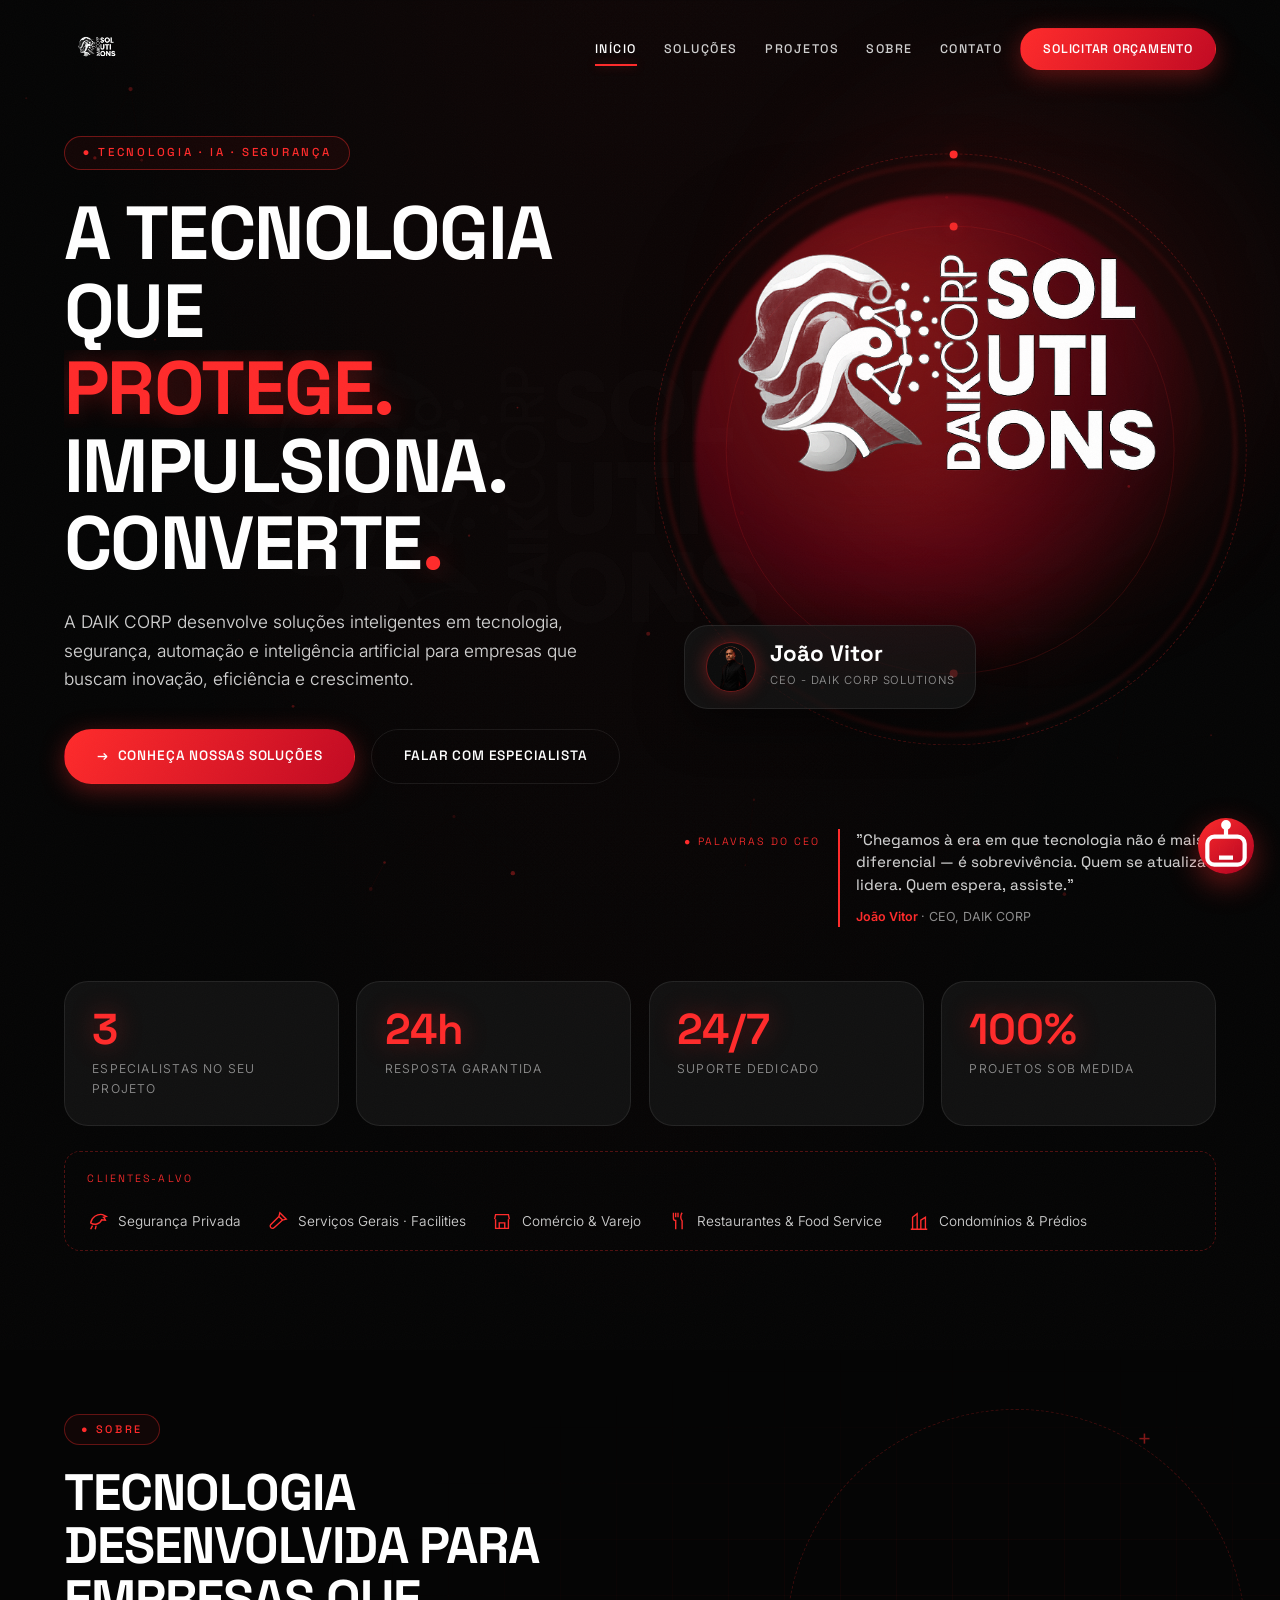
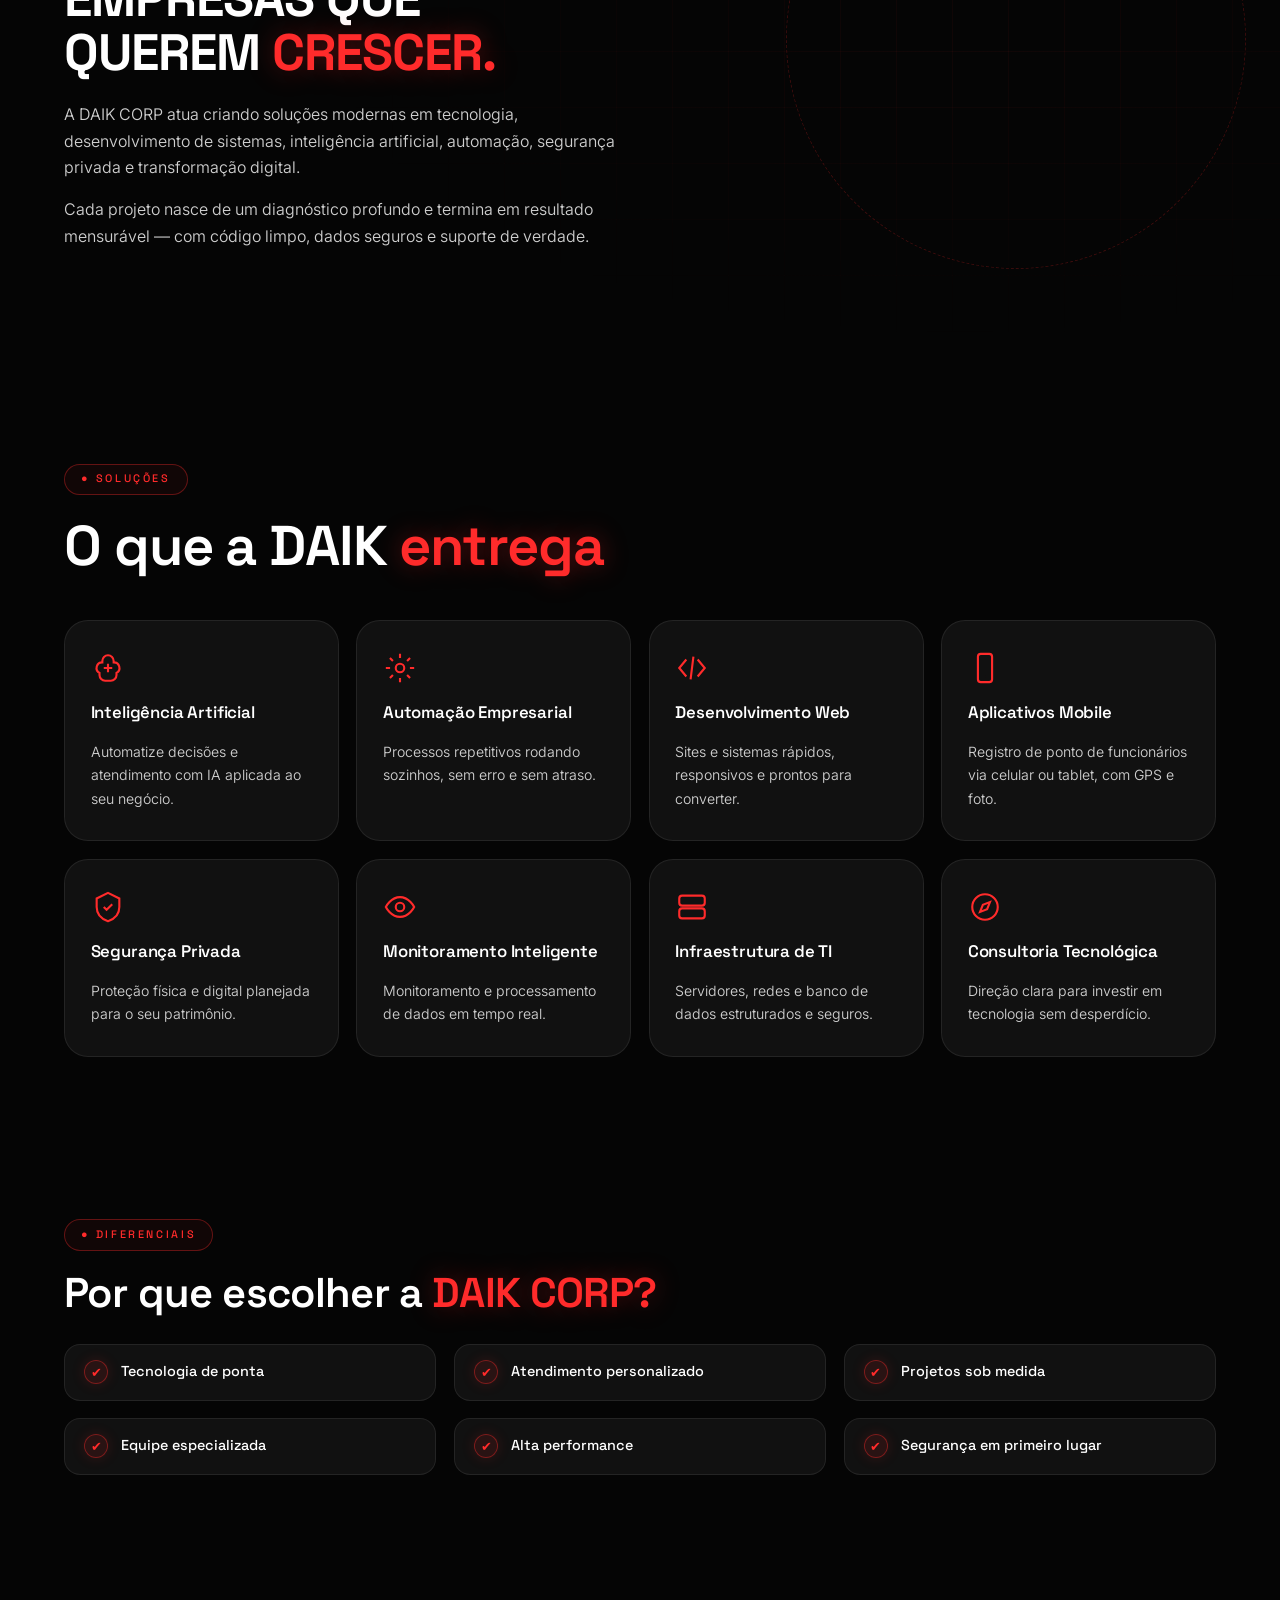
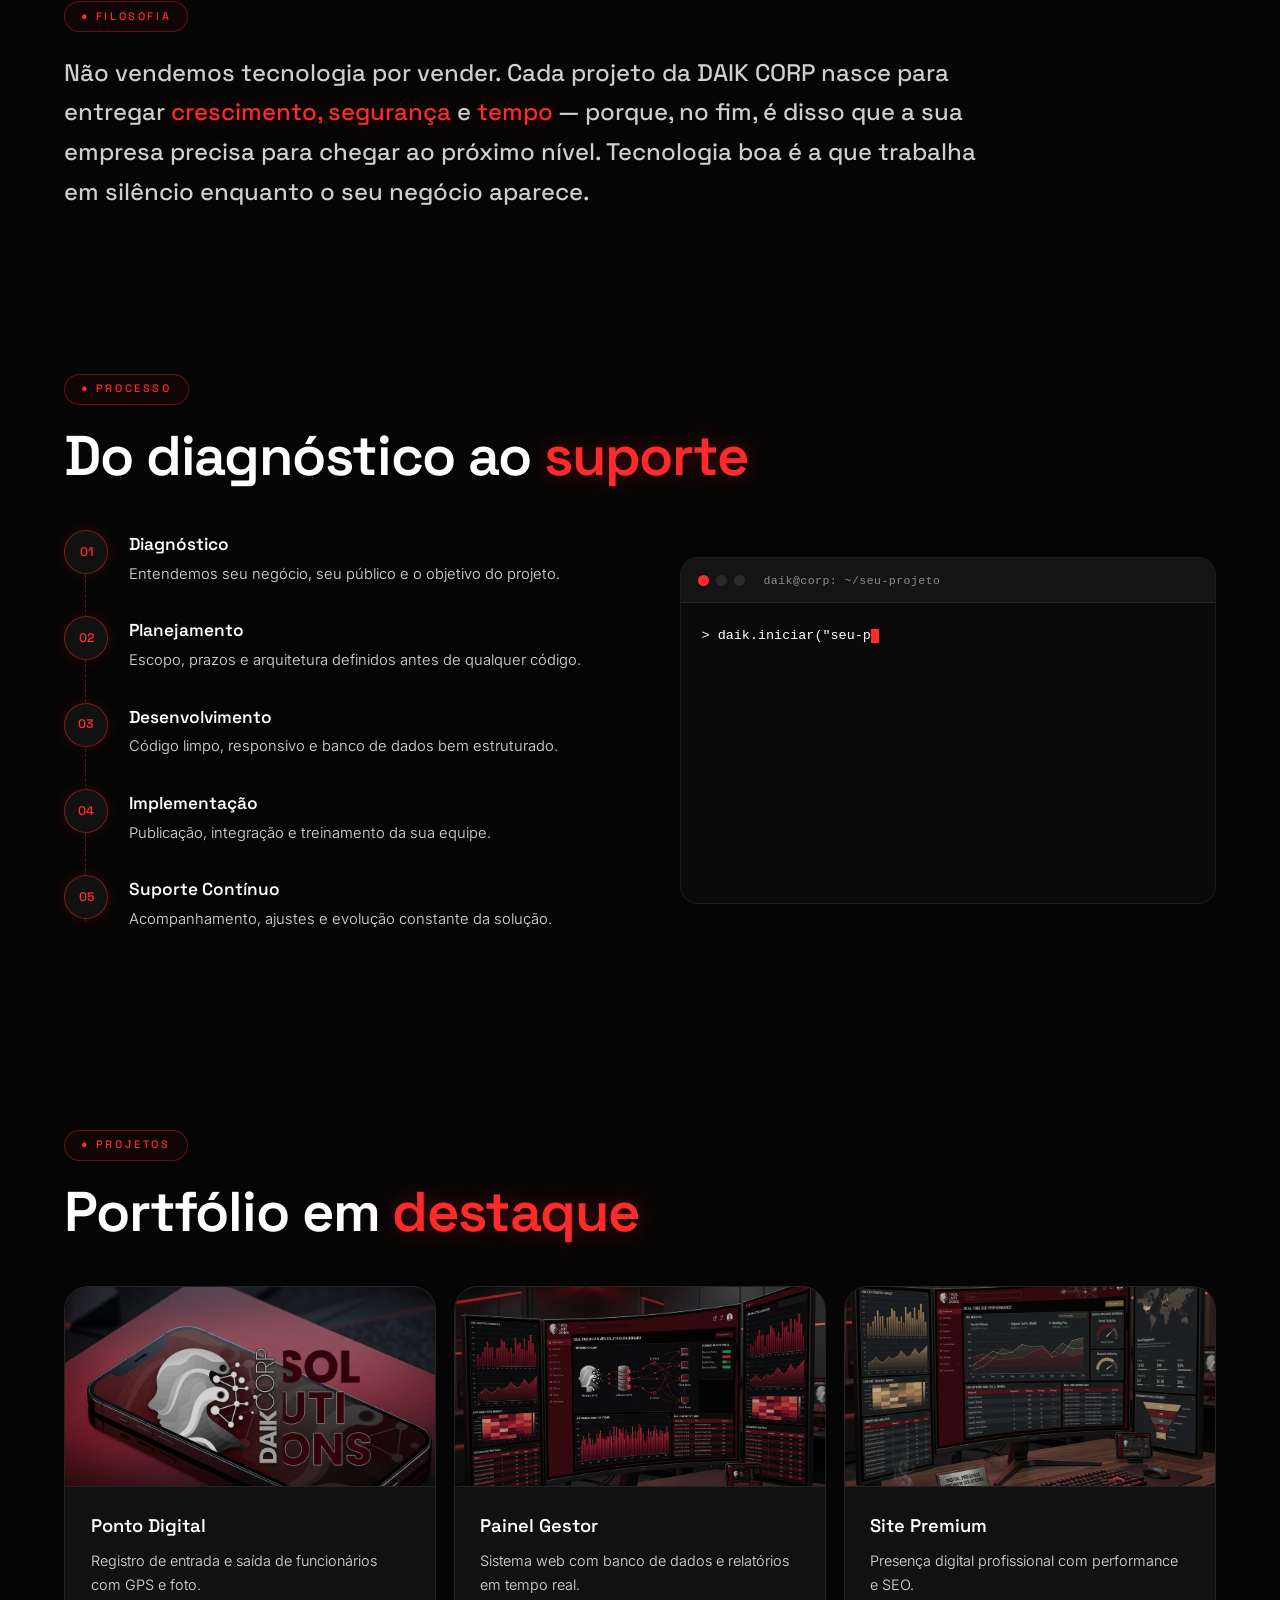
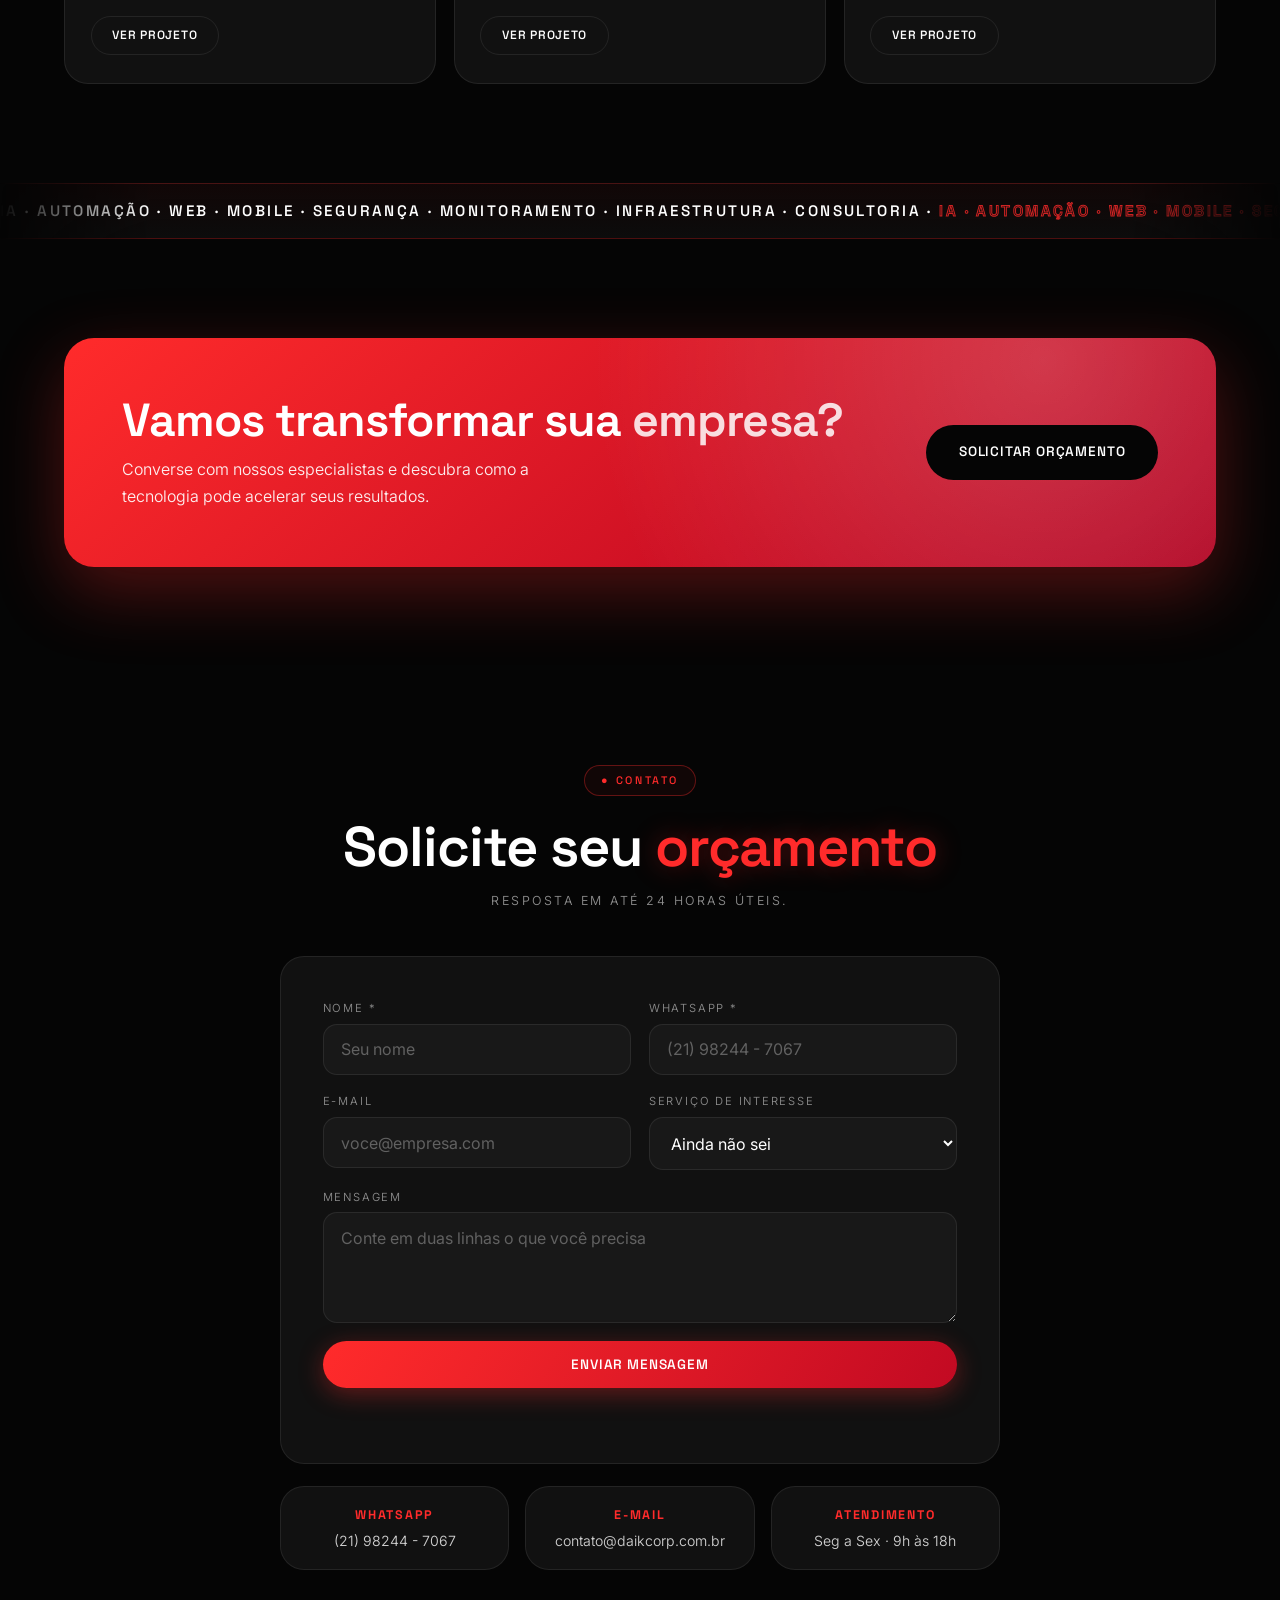
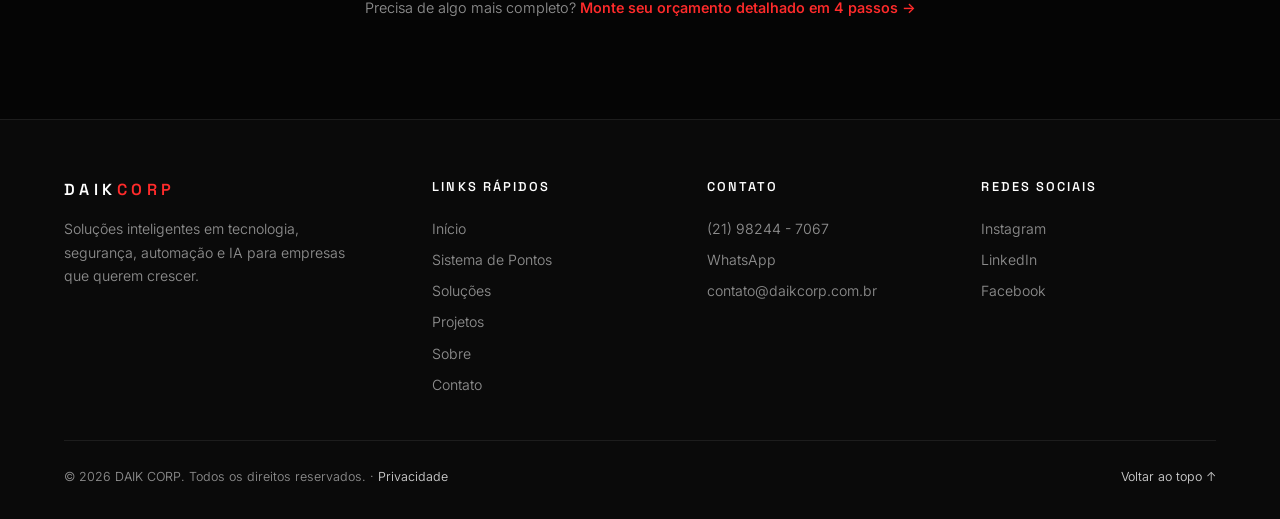
<file: index.html>
<!DOCTYPE html>
<html lang="pt-BR">
<head>
  <meta charset="UTF-8" />
  <meta name="viewport" content="width=device-width, initial-scale=1.0" />
  <title>DAIK CORP — A tecnologia que protege e impulsiona seu negócio</title>
  <meta name="description" content="A DAIK CORP desenvolve soluções inteligentes em tecnologia, segurança, automação e inteligência artificial para empresas que buscam inovação, eficiência e crescimento." />
  <link rel="icon" type="image/png" href="img/logo.png" />
  <meta name="theme-color" content="#050505" />
  <link rel="canonical" href="https://daikcorp.vercel.app/" />
  <link rel="apple-touch-icon" href="img/logo.png" />
  <meta property="og:url" content="https://daikcorp.vercel.app/" />
  <meta property="og:image" content="https://daikcorp.vercel.app/img/logo.png" />
  <meta name="twitter:card" content="summary_large_image" />
  <meta name="twitter:title" content="DAIK CORP — Soluções Tecnológicas" />
  <meta name="twitter:description" content="Sites, sistema de ponto digital, painéis de gestão e mais. Tecnologia sob medida para a sua empresa." />
  <meta name="twitter:image" content="https://daikcorp.vercel.app/img/logo.png" />
  <meta property="og:title" content="DAIK CORP — Soluções Tecnológicas" />
  <meta property="og:description" content="Tecnologia, IA, automação e segurança para empresas que querem crescer." />
  <meta property="og:type" content="website" />
  <meta property="og:image" content="img/logo.png" />
  <link rel="preconnect" href="https://fonts.googleapis.com" />
  <link rel="preconnect" href="https://fonts.gstatic.com" crossorigin />
  <link href="https://fonts.googleapis.com/css2?family=Space+Grotesk:wght@300..700&family=Inter:wght@300..700&display=swap" rel="stylesheet" />
  <link rel="stylesheet" href="css/style.css" />
  <link rel="stylesheet" href="css/chat.css" />
</head>
<body>

  <!-- ===== PRELOADER ===== -->
  <div id="preloader" aria-hidden="true">
    <div class="preloader-inner">
      <img src="img/logo.png" alt="" class="preloader-logo" onerror="this.style.display='none'; this.nextElementSibling.style.display='block'" />
      <span class="preloader-fallback" style="display:none">DAIK&nbsp;CORP</span>
      <div class="preloader-bar"><span></span></div>
    </div>
  </div>

  <!-- ===== CURSOR ===== -->
  <div class="cursor-dot" aria-hidden="true"></div>
  <div class="cursor-ring" aria-hidden="true"></div>

  <!-- ===== BARRA DE PROGRESSO ===== -->
  <div id="progress" aria-hidden="true"></div>

  <!-- ===== PARTÍCULAS DE FUNDO ===== -->
  <canvas id="particles" aria-hidden="true"></canvas>

  <!-- ===== ESTRELAS CADENTES ===== -->
  <div class="estrelas" aria-hidden="true">
    <span></span><span></span><span></span><span></span>
  </div>

  <!-- ===== HEADER ===== -->
  <header class="site-header" id="topo">
    <a class="brand" href="#topo">
      <img src="img/logo.png" alt="DAIK CORP" class="brand-logo" onerror="this.style.display='none'; this.nextElementSibling.style.display='inline'" />
      <span class="brand-fallback" style="display:none">DAIK<em>CORP</em></span>
    </a>
    <nav class="site-nav" aria-label="Navegação principal">
      <div class="nav-pill">
        <a href="#topo" class="active">Início</a>
        <a href="#solucoes">Soluções</a>
        <a href="#projetos">Projetos</a>
        <a href="#sobre">Sobre</a>
        <a href="#contato">Contato</a>
      </div>
      <a href="orcamento.html" class="btn btn-red btn-header">Solicitar Orçamento</a>
    </nav>
    <button class="menu-toggle" aria-label="Abrir menu" aria-expanded="false">
      <span></span><span></span>
    </button>
  </header>

  <main>
    <!-- ===== HERO ===== -->
    <section class="hero">
      <img src="img/logo.png" alt="" class="hero-marca" aria-hidden="true"
           onerror="this.style.display='none'" />
      <div class="hero-grid">
        <div class="hero-copy">
          <p class="tag reveal">● Tecnologia · IA · Segurança</p>
          <h1 class="hero-title">
            <span class="line"><span>A tecnologia que</span></span>
            <span class="line"><span class="rubro">protege.</span></span>
            <span class="line"><span>impulsiona.</span></span>
            <span class="line"><span>converte<em class="rubro">.</em></span></span>
          </h1>
          <p class="hero-sub">
            A DAIK CORP desenvolve soluções inteligentes em tecnologia, segurança,
            automação e inteligência artificial para empresas que buscam inovação,
            eficiência e crescimento.
          </p>
          <div class="hero-actions">
            <a href="#solucoes" class="btn btn-red"><span class="btn-ico">→</span>Conheça nossas soluções</a>
            <a href="#contato" class="btn btn-ghost">Falar com especialista</a>
          </div>
        </div>
        <div class="hero-visual" aria-hidden="true">
          <div class="hero-circle"></div>
          <div class="orbitas">
            <div class="orbita orbita-1"><span></span></div>
            <div class="orbita orbita-2"><span></span><span></span></div>
          </div>
          <!-- Salve sua foto como img/perfil.png (ideal: fundo transparente,
               enquadramento do peito pra cima, mínimo 800px de altura) -->
          <img src="img/logo.png" alt="" class="hero-foto" onerror="this.style.display='none'" />
          <div class="hero-badge glass">
            <span class="badge-ico badge-logo">
              <img src="img/perfil.png" alt="DAIK CORP"
                   onerror="this.parentElement.innerHTML='↗'" />
            </span>
            <div>
              <strong>João Vitor</strong>
              <span>CEO - Daik Corp Solutions</span>
            </div>
          </div>
        </div>
        <blockquote class="citacao citacao-hero reveal">
          <span class="citacao-tag">● Palavras do CEO</span>
          <div class="citacao-corpo">
            <p>"Chegamos à era em que tecnologia não é mais diferencial —
            é sobrevivência. Quem se atualiza lidera. Quem espera, assiste."</p>
            <footer>João Vitor <span>· CEO, DAIK CORP</span></footer>
          </div>
        </blockquote>
      </div>

      <!-- Cards de estatísticas (glassmorphism) -->
      <div class="hero-stats">
        <div class="stat-card glass reveal" data-tilt>
          <span class="stat-value"><span data-count="3" data-suffix="">0</span></span>
          <span class="stat-label">Especialistas no seu projeto</span>
        </div>
        <div class="stat-card glass reveal" data-tilt>
          <span class="stat-value"><span data-count="24" data-suffix="h">0</span></span>
          <span class="stat-label">Resposta garantida</span>
        </div>
        <div class="stat-card glass reveal" data-tilt>
          <span class="stat-value"><span data-count="24" data-suffix="/7">0</span></span>
          <span class="stat-label">Suporte dedicado</span>
        </div>
        <div class="stat-card glass reveal" data-tilt>
          <span class="stat-value"><span data-count="100" data-suffix="%">0</span></span>
          <span class="stat-label">Projetos sob medida</span>
        </div>
      </div>

      <!-- Segmentos que atendemos / clientes-alvo -->
      <div class="segmentos reveal">
        <span class="segmentos-titulo">Clientes-alvo</span>
        <ul>
          <li>
            <svg viewBox="0 0 24 24" fill="none" stroke="currentColor" stroke-width="1.5" aria-hidden="true">
              <path d="M4 14c1-6 7-10 13-9l4 2-3 1c1 .8 1.4 1.8 2 3l-4-.4c-2 5-8 6.4-12 3.4z"/>
              <path d="M15.5 7.5h.01"/>
              <path d="M6 17l-2 4M10 17l-1 4"/>
            </svg>
            Segurança Privada
          </li>
          <li>
            <svg viewBox="0 0 24 24" fill="none" stroke="currentColor" stroke-width="1.5" aria-hidden="true">
              <path d="M14 3l7 7-4 1-4-4z"/>
              <path d="M13 7l-9 9c-1.2 1.6-.2 4 2 4 .8 0 1.5-.3 2-1l9-8"/>
            </svg>
            Serviços Gerais · Facilities
          </li>
          <li>
            <svg viewBox="0 0 24 24" fill="none" stroke="currentColor" stroke-width="1.5" aria-hidden="true">
              <path d="M4 10l1-5h14l1 5M5 10v10h14V10M9 20v-6h6v6"/>
            </svg>
            Comércio &amp; Varejo
          </li>
          <li>
            <svg viewBox="0 0 24 24" fill="none" stroke="currentColor" stroke-width="1.5" aria-hidden="true">
              <path d="M7 3v6c0 1.5 1 2.5 2.5 2.5V21M12 3v5M9.5 3v5M16.5 3c-2 2.5-2 6.5 0 9V21"/>
            </svg>
            Restaurantes &amp; Food Service
          </li>
          <li>
            <svg viewBox="0 0 24 24" fill="none" stroke="currentColor" stroke-width="1.5" aria-hidden="true">
              <path d="M3 21h18M5 21V8l5-4v17M14 21V11l5-3v13"/>
              <path d="M8 9h.01M8 13h.01M8 17h.01M17 13h.01M17 17h.01"/>
            </svg>
            Condomínios &amp; Prédios
          </li>
        </ul>
      </div>
    </section>

    <!-- ===== SOBRE ===== -->
    <section class="section sobre" id="sobre">
      <canvas id="globe" aria-hidden="true"></canvas>
      <div class="orbita-sobre" aria-hidden="true"></div>
      <div class="sobre-copy">
        <span class="index-tag reveal">● Sobre</span>
        <h2 class="reveal">Tecnologia desenvolvida para empresas que querem <em class="rubro">crescer.</em></h2>
        <p class="reveal">
          A DAIK CORP atua criando soluções modernas em tecnologia, desenvolvimento
          de sistemas, inteligência artificial, automação, segurança privada e
          transformação digital.
        </p>
        <p class="reveal">
          Cada projeto nasce de um diagnóstico profundo e termina em resultado
          mensurável — com código limpo, dados seguros e suporte de verdade.
        </p>
      </div>
    </section>

    <!-- ===== SOLUÇÕES / SERVIÇOS ===== -->
    <section class="section" id="solucoes">
      <div class="section-head reveal">
        <span class="index-tag">● Soluções</span>
        <h2>O que a DAIK <em class="rubro">entrega</em></h2>
      </div>
      <div class="servicos-grid">
        <article class="servico glass reveal" data-tilt>
          <svg class="servico-icon" viewBox="0 0 24 24" fill="none" stroke="currentColor" stroke-width="1.5" aria-hidden="true"><path d="M12 3a4 4 0 0 0-4 4v1a4 4 0 0 0-2 7.5V17a4 4 0 0 0 4 4h4a4 4 0 0 0 4-4v-1.5A4 4 0 0 0 16 8V7a4 4 0 0 0-4-4z"/><path d="M9 12h6M12 9v6"/></svg>
          <h3>Inteligência Artificial</h3>
          <p>Automatize decisões e atendimento com IA aplicada ao seu negócio.</p>
        </article>
        <article class="servico glass reveal" data-tilt>
          <svg class="servico-icon" viewBox="0 0 24 24" fill="none" stroke="currentColor" stroke-width="1.5" aria-hidden="true"><circle cx="12" cy="12" r="3"/><path d="M12 2v3M12 19v3M2 12h3M19 12h3M4.9 4.9l2.1 2.1M17 17l2.1 2.1M19.1 4.9L17 7M7 17l-2.1 2.1"/></svg>
          <h3>Automação Empresarial</h3>
          <p>Processos repetitivos rodando sozinhos, sem erro e sem atraso.</p>
        </article>
        <article class="servico glass reveal" data-tilt>
          <svg class="servico-icon" viewBox="0 0 24 24" fill="none" stroke="currentColor" stroke-width="1.5" aria-hidden="true"><path d="M8 6l-5 6 5 6M16 6l5 6-5 6M13 4l-2 16"/></svg>
          <h3>Desenvolvimento Web</h3>
          <p>Sites e sistemas rápidos, responsivos e prontos para converter.</p>
        </article>
        <article class="servico glass reveal" data-tilt>
          <svg class="servico-icon" viewBox="0 0 24 24" fill="none" stroke="currentColor" stroke-width="1.5" aria-hidden="true"><rect x="7" y="2" width="10" height="20" rx="2"/><path d="M12 18h.01"/></svg>
          <h3>Aplicativos Mobile</h3>
          <p>Registro de ponto de funcionários via celular ou tablet, com GPS e foto.</p>
        </article>
        <article class="servico glass reveal" data-tilt>
          <svg class="servico-icon" viewBox="0 0 24 24" fill="none" stroke="currentColor" stroke-width="1.5" aria-hidden="true"><path d="M12 2l8 4v6c0 5-3.5 8.5-8 10-4.5-1.5-8-5-8-10V6z"/><path d="M9 12l2 2 4-4"/></svg>
          <h3>Segurança Privada</h3>
          <p>Proteção física e digital planejada para o seu patrimônio.</p>
        </article>
        <article class="servico glass reveal" data-tilt>
          <svg class="servico-icon" viewBox="0 0 24 24" fill="none" stroke="currentColor" stroke-width="1.5" aria-hidden="true"><path d="M2 12s3.5-7 10-7 10 7 10 7-3.5 7-10 7-10-7-10-7z"/><circle cx="12" cy="12" r="3"/></svg>
          <h3>Monitoramento Inteligente</h3>
          <p>Monitoramento e processamento de dados em tempo real.</p>
        </article>
        <article class="servico glass reveal" data-tilt>
          <svg class="servico-icon" viewBox="0 0 24 24" fill="none" stroke="currentColor" stroke-width="1.5" aria-hidden="true"><rect x="3" y="4" width="18" height="7" rx="2"/><rect x="3" y="13" width="18" height="7" rx="2"/><path d="M7 7.5h.01M7 16.5h.01"/></svg>
          <h3>Infraestrutura de TI</h3>
          <p>Servidores, redes e banco de dados estruturados e seguros.</p>
        </article>
        <article class="servico glass reveal" data-tilt>
          <svg class="servico-icon" viewBox="0 0 24 24" fill="none" stroke="currentColor" stroke-width="1.5" aria-hidden="true"><circle cx="12" cy="12" r="9"/><path d="M15.5 8.5l-2 5-5 2 2-5z"/></svg>
          <h3>Consultoria Tecnológica</h3>
          <p>Direção clara para investir em tecnologia sem desperdício.</p>
        </article>
      </div>
    </section>

    <!-- ===== DIFERENCIAIS ===== -->
    <section class="section" id="diferenciais">
      <div class="section-head reveal">
        <span class="index-tag">● Diferenciais</span>
        <h2>Por que escolher a <em class="rubro">DAIK CORP?</em></h2>
      </div>
      <ul class="dif-grid">
        <li class="dif glass reveal"><span class="dif-check">✔</span> Tecnologia de ponta</li>
        <li class="dif glass reveal"><span class="dif-check">✔</span> Atendimento personalizado</li>
        <li class="dif glass reveal"><span class="dif-check">✔</span> Projetos sob medida</li>
        <li class="dif glass reveal"><span class="dif-check">✔</span> Equipe especializada</li>
        <li class="dif glass reveal"><span class="dif-check">✔</span> Alta performance</li>
        <li class="dif glass reveal"><span class="dif-check">✔</span> Segurança em primeiro lugar</li>
      </ul>
    </section>

    <!-- ===== FRASE REVELADA NO SCROLL ===== -->
    <section class="section scrub-section" aria-label="Nossa filosofia">
      <span class="index-tag">● Filosofia</span>
      <p class="scrub-text">
        Não vendemos tecnologia por vender. Cada projeto da DAIK CORP nasce para
        entregar <em class="rubro">crescimento,</em> <em class="rubro">segurança</em> e
        <em class="rubro">tempo</em> — porque, no fim, é disso que a sua empresa precisa
        para chegar ao próximo nível. Tecnologia boa é a que trabalha em silêncio
        enquanto o seu negócio aparece.
      </p>
    </section>

    <!-- ===== PROCESSO ===== -->
    <section class="section" id="processo">
      <div class="section-head reveal">
        <span class="index-tag">● Processo</span>
        <h2>Do diagnóstico ao <em class="rubro">suporte</em></h2>
      </div>
      <div class="processo-grid">
        <ol class="passos">
          <li class="passo reveal">
            <span class="passo-num">01</span>
            <div><h3>Diagnóstico</h3><p>Entendemos seu negócio, seu público e o objetivo do projeto.</p></div>
          </li>
          <li class="passo reveal">
            <span class="passo-num">02</span>
            <div><h3>Planejamento</h3><p>Escopo, prazos e arquitetura definidos antes de qualquer código.</p></div>
          </li>
          <li class="passo reveal">
            <span class="passo-num">03</span>
            <div><h3>Desenvolvimento</h3><p>Código limpo, responsivo e banco de dados bem estruturado.</p></div>
          </li>
          <li class="passo reveal">
            <span class="passo-num">04</span>
            <div><h3>Implementação</h3><p>Publicação, integração e treinamento da sua equipe.</p></div>
          </li>
          <li class="passo reveal">
            <span class="passo-num">05</span>
            <div><h3>Suporte Contínuo</h3><p>Acompanhamento, ajustes e evolução constante da solução.</p></div>
          </li>
        </ol>
        <aside class="term glass reveal" aria-hidden="true">
          <div class="term-bar">
            <span></span><span></span><span></span>
            <em>daik@corp: ~/seu-projeto</em>
          </div>
          <pre class="term-body" id="term-body"></pre>
        </aside>
      </div>
    </section>

    <!-- ===== PORTFÓLIO / PROJETOS ===== -->
    <section class="section" id="projetos">
      <div class="section-head reveal">
        <span class="index-tag">● Projetos</span>
        <h2>Portfólio em <em class="rubro">destaque</em></h2>
      </div>
      <div class="cases-grid">
        <!-- IMAGENS DOS PROJETOS:
             Salve na pasta img/ com estes nomes exatos:
               img/case-1.jpg  → Fidelidade+
               img/case-2.jpg  → Painel Gestor
               img/case-3.jpg  → Site Premium
             (pode ser .jpg ou .png — se usar .png, ajuste o src abaixo)
             Tamanho ideal: 800x500px ou maior, proporção paisagem.
             Enquanto a imagem não existir, o card mostra a capa com as iniciais. -->
        <article class="case glass reveal">
          <div class="case-media">
            <div class="case-cover"><span>F+</span></div>
            <img class="case-img" src="img/celular.png" alt="Projeto Ponto Digital"
                 onerror="this.style.display='none'" />
            <div class="case-shine"></div>
          </div>
          <div class="case-info">
            <h3>Ponto Digital</h3>
            <p>Registro de entrada e saída de funcionários com GPS e foto.</p>
            <a href="sistema-de-pontos.html" class="btn btn-ghost btn-sm">Ver Projeto</a>
          </div>
        </article>
        <article class="case glass reveal">
          <div class="case-media">
            <div class="case-cover"><span>PG</span></div>
            <img class="case-img" src="img/relatorio.png" alt="Projeto Painel Gestor"
                 onerror="this.style.display='none'" />
            <div class="case-shine"></div>
          </div>
          <div class="case-info">
            <h3>Painel Gestor</h3>
            <p>Sistema web com banco de dados e relatórios em tempo real.</p>
            <a href="painel-gestor.html" class="btn btn-ghost btn-sm">Ver Projeto</a>
          </div>
        </article>
        <article class="case glass reveal">
          <div class="case-media">
            <div class="case-cover"><span>SP</span></div>
            <img class="case-img" src="img/site.png" alt="Projeto Site Premium"
                 onerror="this.style.display='none'" />
            <div class="case-shine"></div>
          </div>
          <div class="case-info">
            <h3>Site Premium</h3>
            <p>Presença digital profissional com performance e SEO.</p>
            <a href="site-premium.html" class="btn btn-ghost btn-sm">Ver Projeto</a>
          </div>
        </article>
      </div>
    </section>

    <!-- ===== DEPOIMENTOS ===== -->
    <!-- Remova o "hidden" abaixo quando tiver depoimentos REAIS de clientes -->
    <section class="section" id="depoimentos" hidden>
      <div class="section-head reveal">
        <span class="index-tag">● Depoimentos</span>
        <h2>Quem já <em class="rubro">confia</em></h2>
      </div>
      <div class="depo-grid">
        <!-- Troque nomes, cargos e textos pelos reais.
             Para foto: substitua div.depo-avatar por
             <img class="depo-foto" src="img/depo-1.jpg" alt="Nome" /> -->
        <article class="depo glass reveal" data-tilt>
          <div class="depo-head">
            <div class="depo-avatar">ML</div>
            <div>
              <h3>Mariana Lopes</h3>
              <span>Diretora · Rede de Farmácias</span>
            </div>
          </div>
          <div class="depo-stars" aria-label="5 de 5 estrelas">★★★★★</div>
          <p>"O sistema de pontos mudou nosso movimento. Cliente voltando toda semana e relatório na palma da mão."</p>
        </article>
        <article class="depo glass reveal" data-tilt>
          <div class="depo-head">
            <div class="depo-avatar">CM</div>
            <div>
              <h3>Carlos Menezes</h3>
              <span>Proprietário · Academia FitPro</span>
            </div>
          </div>
          <div class="depo-stars" aria-label="5 de 5 estrelas">★★★★★</div>
          <p>"Site novo, sistema de gestão e suporte que responde de verdade. Profissionalismo do início ao fim."</p>
        </article>
        <article class="depo glass reveal" data-tilt>
          <div class="depo-head">
            <div class="depo-avatar">AS</div>
            <div>
              <h3>Ana Souza</h3>
              <span>Gerente · Restaurante Sabor &amp; Cia</span>
            </div>
          </div>
          <div class="depo-stars" aria-label="5 de 5 estrelas">★★★★★</div>
          <p>"A automação do atendimento liberou nossa equipe pro que importa. Recomendo de olhos fechados."</p>
        </article>
      </div>
    </section>

    <!-- ===== TECNOLOGIAS (MARQUEE) ===== -->
    <div class="marquee" aria-hidden="true">
      <div class="marquee-track">
        <span>IA&nbsp;·&nbsp;Automação&nbsp;·&nbsp;Web&nbsp;·&nbsp;Mobile&nbsp;·&nbsp;Segurança&nbsp;·&nbsp;Monitoramento&nbsp;·&nbsp;Infraestrutura&nbsp;·&nbsp;Consultoria&nbsp;·&nbsp;</span>
        <span>IA&nbsp;·&nbsp;Automação&nbsp;·&nbsp;Web&nbsp;·&nbsp;Mobile&nbsp;·&nbsp;Segurança&nbsp;·&nbsp;Monitoramento&nbsp;·&nbsp;Infraestrutura&nbsp;·&nbsp;Consultoria&nbsp;·&nbsp;</span>
      </div>
    </div>

    <!-- ===== CTA ===== -->
    <section class="section cta-section">
      <div class="cta-band reveal">
        <div>
          <h2>Vamos transformar sua <em>empresa?</em></h2>
          <p>Converse com nossos especialistas e descubra como a tecnologia pode acelerar seus resultados.</p>
        </div>
        <a href="orcamento.html" class="btn btn-dark">Solicitar orçamento</a>
      </div>
    </section>

    <!-- ===== CONTATO ===== -->
    <section class="section contato" id="contato">
      <div class="section-head reveal" style="text-align:center">
        <span class="index-tag">● Contato</span>
        <h2>Solicite seu <em class="rubro">orçamento</em></h2>
        <p class="contato-sub">Resposta em até 24 horas úteis.</p>
      </div>
      <form class="contato-form glass reveal" id="form-contato">
        <div class="field">
          <label for="nome">Nome *</label>
          <input type="text" id="nome" name="nome" required autocomplete="name" placeholder="Seu nome" />
        </div>
        <div class="field">
          <label for="telefone">WhatsApp *</label>
          <input type="tel" id="telefone" name="telefone" required autocomplete="tel" placeholder="(21) 98244 - 7067" />
        </div>
        <div class="field">
          <label for="email">E-mail</label>
          <input type="email" id="email" name="email" autocomplete="email" placeholder="voce@empresa.com" />
        </div>
        <div class="field">
          <label for="servico">Serviço de interesse</label>
          <select id="servico" name="servico">
            <option value="Ainda não sei">Ainda não sei</option>
            <option value="Site Profissional">Site Profissional</option>
            <option value="Sistema Web">Sistema Web</option>
            <option value="Sistema de Pontos">Sistema de Pontos</option>
            <option value="Aplicativo Mobile">Aplicativo Mobile</option>
            <option value="Segurança / Monitoramento">Segurança / Monitoramento</option>
            <option value="Automação / IA">Automação / IA</option>
          </select>
        </div>
        <div class="field field-full">
          <label for="mensagem">Mensagem</label>
          <textarea id="mensagem" name="mensagem" rows="4" required placeholder="Conte em duas linhas o que você precisa"></textarea>
        </div>
        <button type="submit" class="btn btn-red btn-full">Enviar mensagem</button>
        <p class="form-status" role="status" aria-live="polite"></p>
      </form>

      <!-- canais diretos — troque os dados de exemplo pelos reais -->
      <div class="contato-extras">
        <a class="contato-canal glass reveal" href="https://wa.me/5521982447067" target="_blank" rel="noopener">
          <strong>WhatsApp</strong>
          <span>(21) 98244 - 7067</span>
        </a>
        <a class="contato-canal glass reveal" href="mailto:contato@daikcorp.com.br">
          <strong>E-mail</strong>
          <span>contato@daikcorp.com.br</span>
        </a>
        <div class="contato-canal glass reveal">
          <strong>Atendimento</strong>
          <span>Seg a Sex · 9h às 18h</span>
        </div>
      </div>
      <p class="contato-orc reveal">
        Precisa de algo mais completo?
        <a href="orcamento.html">Monte seu orçamento detalhado em 4 passos →</a>
      </p>
    </section>
  </main>

  <!-- ===== CHATBOT COM IA ===== -->
  <div class="chat-dica" id="chat-dica">Fale comigo 👋</div>
  <button type="button" class="chat-fab" id="chat-toggle" aria-label="Abrir chat com assistente virtual">
    <svg class="chat-fab-icone chat-fab-abrir" viewBox="0 0 24 24" fill="none" stroke="currentColor" stroke-width="1.8" aria-hidden="true">
      <rect x="4" y="8" width="16" height="12" rx="3"/>
      <path d="M12 8V4"/>
      <circle cx="12" cy="3" r="1.2" fill="currentColor"/>
      <path d="M9 13h.01M15 13h.01M9 17h6"/>
    </svg>
    <svg class="chat-fab-icone chat-fab-fechar" viewBox="0 0 24 24" fill="none" stroke="currentColor" stroke-width="2" aria-hidden="true">
      <path d="M6 6l12 12M18 6L6 18"/>
    </svg>
  </button>

  <div class="chat-janela" id="chat-janela" hidden>
    <div class="chat-topo">
      <div class="chat-topo-info">
        <span class="chat-topo-badge">
          <img src="img/logo.png" alt="" onerror="this.style.display='none'" />
        </span>
        <div>
          <strong>Assistente DAIK CORP</strong>
          <span>Powered by IA · Responde na hora</span>
        </div>
      </div>
      <a href="https://wa.me/5521982447067?text=Ol%C3%A1%2C%20vim%20pelo%20site%20da%20DAIK%20CORP"
         class="chat-whats-link" target="_blank" rel="noopener" aria-label="Falar no WhatsApp">
        <svg viewBox="0 0 24 24" width="18" height="18" fill="currentColor" aria-hidden="true">
          <path d="M12 2a10 10 0 0 0-8.5 15.3L2 22l4.8-1.5A10 10 0 1 0 12 2zm0 1.8a8.2 8.2 0 1 1-4.2 15.2l-.3-.2-2.9.9.9-2.8-.2-.3A8.2 8.2 0 0 1 12 3.8zm-3.1 4c-.2 0-.5 0-.7.3-.2.3-.9.9-.9 2.1s.9 2.4 1 2.6c.1.2 1.8 2.9 4.5 3.9 2.2.9 2.7.7 3.2.7.5-.1 1.5-.6 1.7-1.2.2-.6.2-1.1.2-1.2-.1-.1-.2-.2-.5-.3l-1.7-.8c-.2-.1-.4-.1-.6.1l-.8 1c-.1.2-.3.2-.5.1-.2-.1-1-.4-1.9-1.2-.7-.6-1.2-1.4-1.3-1.6-.1-.2 0-.4.1-.5l.4-.5c.1-.2.2-.3.3-.5.1-.2 0-.4 0-.5L9.5 8.1c-.2-.3-.4-.3-.6-.3z"/>
        </svg>
      </a>
    </div>
    <div class="chat-mensagens" id="chat-mensagens">
      <div class="chat-msg chat-msg-bot">
        Olá! 👋 Sou o assistente virtual da DAIK CORP. Posso te ajudar a entender
        nossos serviços de tecnologia, IA, sistemas e segurança. Como posso ajudar?
      </div>
    </div>
    <form class="chat-form" id="chat-form">
      <input type="text" id="chat-input" placeholder="Digite sua pergunta..." autocomplete="off" />
      <button type="submit" aria-label="Enviar mensagem">
        <svg viewBox="0 0 24 24" width="20" height="20" fill="none" stroke="currentColor" stroke-width="2" aria-hidden="true">
          <path d="M22 2L11 13M22 2l-7 20-4-9-9-4z"/>
        </svg>
      </button>
    </form>
  </div>

  <!-- ===== FOOTER ===== -->
  <footer class="site-footer">
    <div class="footer-grid">
      <div class="footer-col">
        <span class="footer-brand">DAIK<em>CORP</em></span>
        <p>Soluções inteligentes em tecnologia, segurança, automação e IA para empresas que querem crescer.</p>
      </div>
      <div class="footer-col">
        <h4>Links rápidos</h4>
        <a href="#topo">Início</a>
        <a href="sistema-de-pontos.html">Sistema de Pontos</a>
        <a href="#solucoes">Soluções</a>
        <a href="#projetos">Projetos</a>
        <a href="#sobre">Sobre</a>
        <a href="#contato">Contato</a>
      </div>
      <div class="footer-col">
        <h4>Contato</h4>
        <!-- Troque pelos seus dados reais -->
        <a href="tel:+5521982447067">(21) 98244 - 7067</a>
        <a href="https://wa.me/5521982447067" target="_blank" rel="noopener">WhatsApp</a>
        <a href="mailto:contato@daikcorp.com.br">contato@daikcorp.com.br</a>
      </div>
      <div class="footer-col">
        <h4>Redes sociais</h4>
        <a href="#" target="_blank" rel="noopener">Instagram</a>
        <a href="#" target="_blank" rel="noopener">LinkedIn</a>
        <a href="#" target="_blank" rel="noopener">Facebook</a>
      </div>
    </div>
    <div class="footer-bottom">
      <span>© 2026 DAIK CORP. Todos os direitos reservados. · <a href="privacidade.html" class="rodape-link">Privacidade</a></span>
      <a href="#topo" class="footer-top">Voltar ao topo ↑</a>
    </div>
  </footer>

  <script src="js/script.js"></script>
  <script src="js/chat.js"></script>
</body>
</html>
</file>
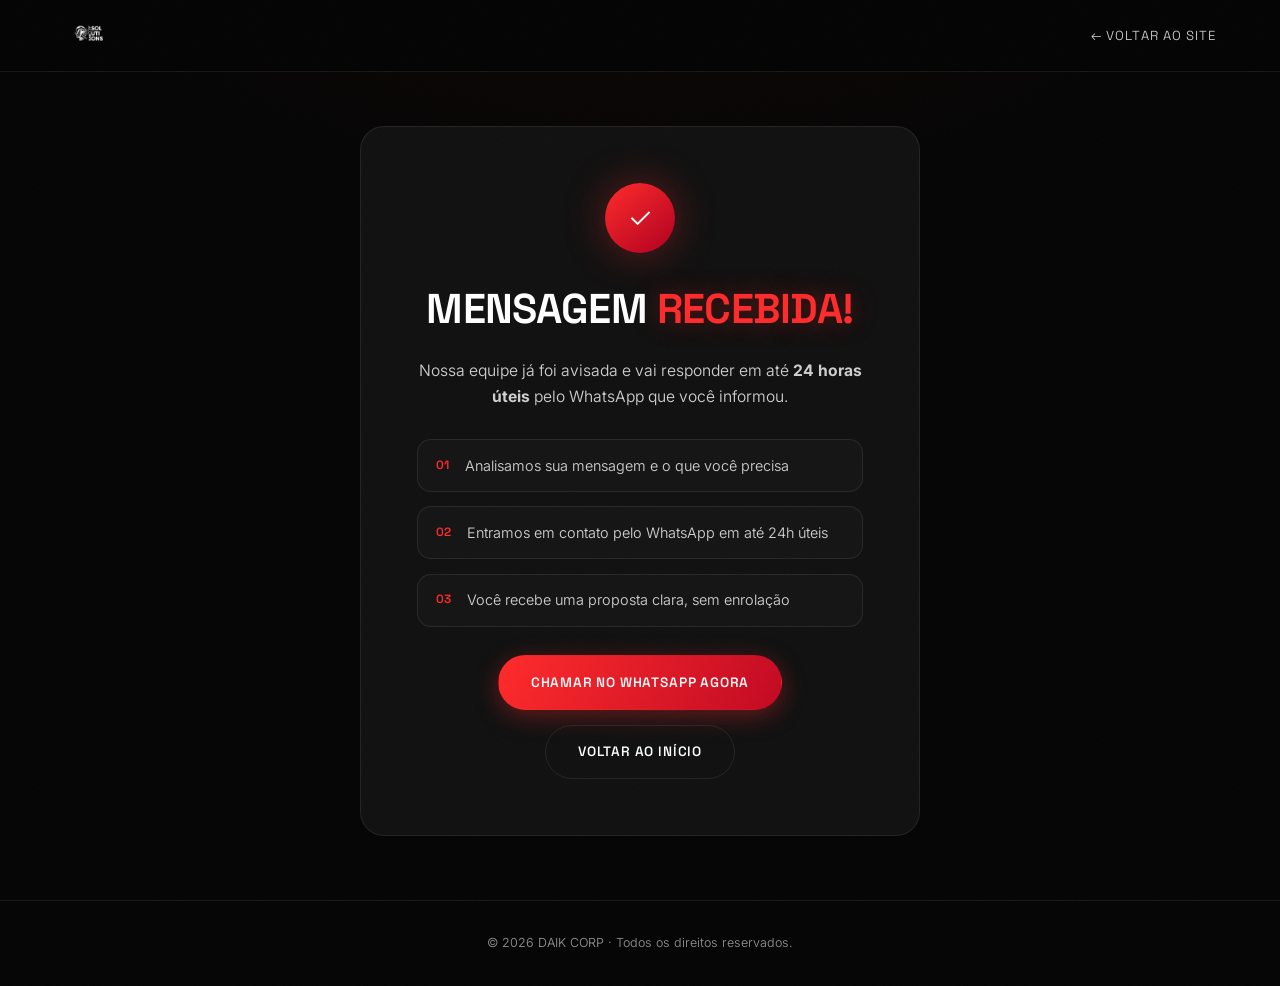
<file: obrigado.html>
<!DOCTYPE html>
<html lang="pt-BR">
<head>
  <meta charset="UTF-8" />
  <meta name="viewport" content="width=device-width, initial-scale=1.0" />
  <title>Mensagem recebida — DAIK CORP</title>
  <meta name="robots" content="noindex" />
  <link rel="icon" type="image/png" href="img/logo.png" />
  <meta name="theme-color" content="#050505" />
  <link rel="preconnect" href="https://fonts.googleapis.com" />
  <link rel="preconnect" href="https://fonts.gstatic.com" crossorigin />
  <link href="https://fonts.googleapis.com/css2?family=Space+Grotesk:wght@300..700&family=Inter:wght@300..700&display=swap" rel="stylesheet" />
  <link rel="stylesheet" href="css/style.css" />
  <link rel="stylesheet" href="css/paginas.css" />
</head>
<body class="pagina-obrigado">

  <div class="estrelas" aria-hidden="true">
    <span></span><span></span><span></span><span></span>
  </div>

  <header class="site-header scrolled">
    <a class="brand" href="index.html">
      <img src="img/logo.png" alt="DAIK CORP" class="brand-logo" onerror="this.style.display='none'; this.nextElementSibling.style.display='inline'" />
      <span class="brand-fallback" style="display:none">DAIK<em>CORP</em></span>
    </a>
    <a href="index.html" class="orc-voltar">← Voltar ao site</a>
  </header>

  <main class="obrigado-main">
    <div class="obrigado-box glass">
      <div class="obrigado-ico">✓</div>
      <h1>Mensagem <em class="rubro">recebida!</em></h1>
      <p class="obrigado-sub">
        Nossa equipe já foi avisada e vai responder em até
        <strong>24 horas úteis</strong> pelo WhatsApp que você informou.
      </p>
      <div class="obrigado-passos">
        <div class="obrigado-passo">
          <span>01</span>
          <p>Analisamos sua mensagem e o que você precisa</p>
        </div>
        <div class="obrigado-passo">
          <span>02</span>
          <p>Entramos em contato pelo WhatsApp em até 24h úteis</p>
        </div>
        <div class="obrigado-passo">
          <span>03</span>
          <p>Você recebe uma proposta clara, sem enrolação</p>
        </div>
      </div>
      <div class="obrigado-acoes">
        <!-- troque 5521999999999 pelo número real -->
        <a href="https://wa.me/5521999999999?text=Ol%C3%A1%2C%20acabei%20de%20enviar%20uma%20mensagem%20pelo%20site"
           class="btn btn-red" target="_blank" rel="noopener">Chamar no WhatsApp agora</a>
        <a href="index.html" class="btn btn-ghost">Voltar ao início</a>
      </div>
    </div>
  </main>

  <footer class="orc-footer">
    <span>© 2026 DAIK CORP · Todos os direitos reservados.</span>
  </footer>
</body>
</html>
</file>
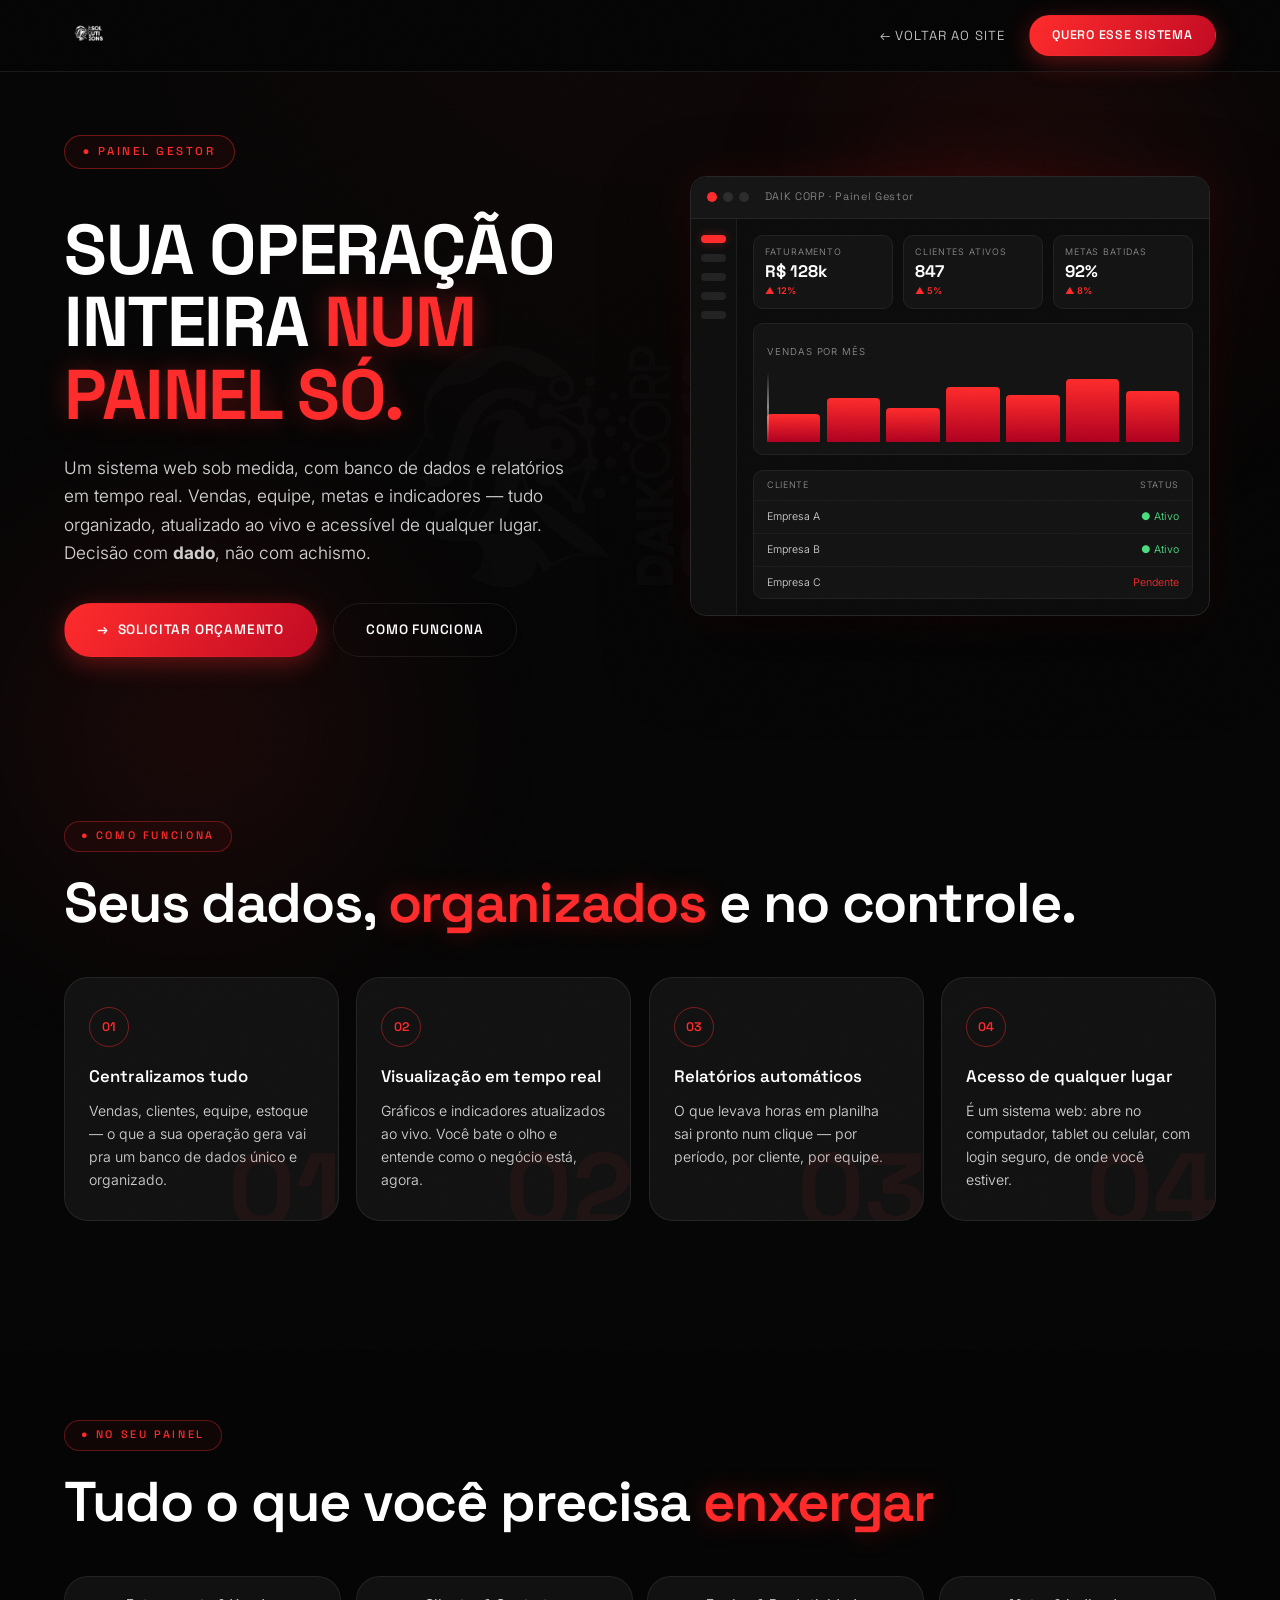
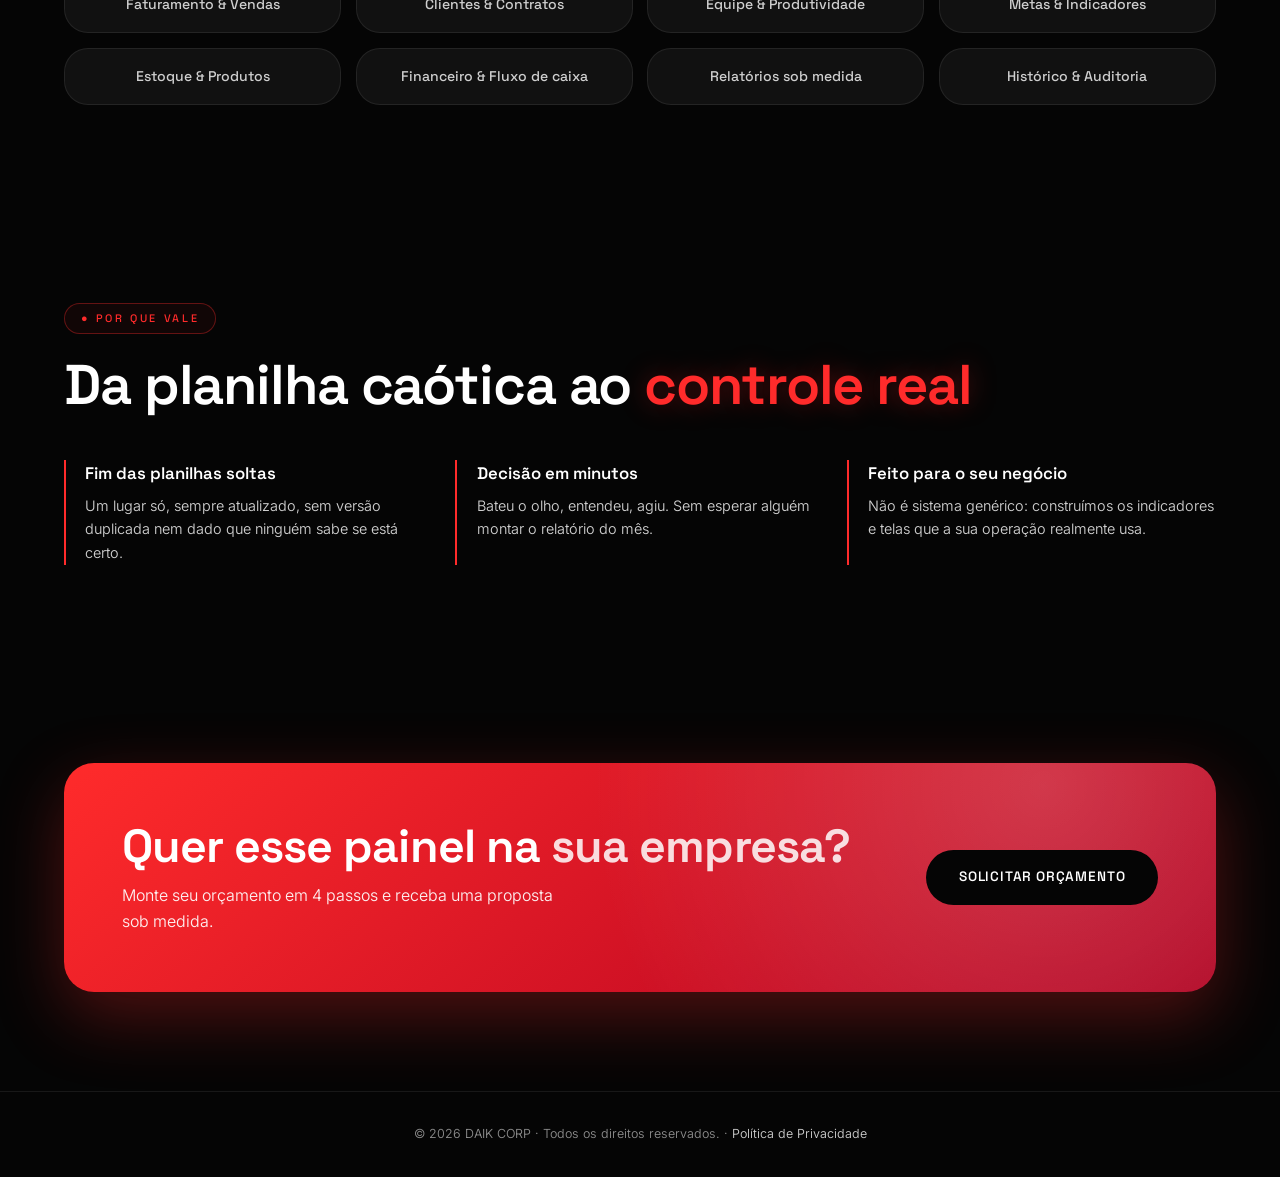
<file: painel-gestor.html>
<!DOCTYPE html>
<html lang="pt-BR">
<head>
  <meta charset="UTF-8" />
  <meta name="viewport" content="width=device-width, initial-scale=1.0" />
  <title>Painel Gestor — DAIK CORP</title>
  <meta name="description" content="Sistema web com banco de dados e relatórios em tempo real. Toda a sua operação num painel só, de onde você estiver." />
  <link rel="icon" type="image/png" href="img/logo.png" />
  <meta name="theme-color" content="#050505" />
  <meta property="og:title" content="Painel Gestor — DAIK CORP" />
  <meta property="og:description" content="Sistema web sob medida: dados, relatórios e controle da sua operação em tempo real." />
  <meta property="og:type" content="website" />
  <link rel="preconnect" href="https://fonts.googleapis.com" />
  <link rel="preconnect" href="https://fonts.gstatic.com" crossorigin />
  <link href="https://fonts.googleapis.com/css2?family=Space+Grotesk:wght@300..700&family=Inter:wght@300..700&display=swap" rel="stylesheet" />
  <link rel="stylesheet" href="css/style.css" />
  <link rel="stylesheet" href="css/pontos.css" />
  <link rel="stylesheet" href="css/painel.css" />
</head>
<body class="pagina-pontos">

  <!-- ===== PRELOADER ===== -->
  <div id="preloader" aria-hidden="true">
    <div class="preloader-inner">
      <img src="img/logo.png" alt="" class="preloader-logo" onerror="this.style.display='none'; this.nextElementSibling.style.display='block'" />
      <span class="preloader-fallback" style="display:none">DAIK&nbsp;CORP</span>
      <div class="preloader-bar"><span></span></div>
    </div>
  </div>

  <div class="estrelas" aria-hidden="true">
    <span></span><span></span><span></span><span></span>
  </div>
  <div class="aurora aurora-1" aria-hidden="true"></div>
  <div class="aurora aurora-2" aria-hidden="true"></div>
  <img src="img/logo.png" alt="" class="pts-marca" aria-hidden="true"
       onerror="this.style.display='none'" />

  <header class="site-header scrolled">
    <a class="brand" href="index.html">
      <img src="img/logo.png" alt="DAIK CORP" class="brand-logo" onerror="this.style.display='none'; this.nextElementSibling.style.display='inline'" />
      <span class="brand-fallback" style="display:none">DAIK<em>CORP</em></span>
    </a>
    <div class="pts-header-acoes">
      <a href="index.html" class="orc-voltar">← Voltar ao site</a>
      <a href="orcamento.html" class="btn btn-red btn-header">Quero esse sistema</a>
    </div>
  </header>

  <main>
    <!-- ===== HERO ===== -->
    <section class="pts-hero">
      <div class="pts-hero-copy">
        <span class="tag">● Painel Gestor</span>
        <h1>Sua operação inteira <em class="rubro">num painel só.</em></h1>
        <p class="pts-sub">
          Um sistema web sob medida, com banco de dados e relatórios em tempo real.
          Vendas, equipe, metas e indicadores — tudo organizado, atualizado ao vivo
          e acessível de qualquer lugar. Decisão com <strong>dado</strong>, não com achismo.
        </p>
        <div class="hero-actions">
          <a href="orcamento.html" class="btn btn-red"><span class="btn-ico">→</span>Solicitar orçamento</a>
          <a href="#como-funciona" class="btn btn-ghost">Como funciona</a>
        </div>
      </div>

      <!-- mockup de dashboard desenhado em CSS -->
      <div class="painel-wrap" aria-hidden="true">
        <div class="painel">
          <div class="painel-topo">
            <span class="painel-dot"></span><span class="painel-dot"></span><span class="painel-dot"></span>
            <em>DAIK CORP · Painel Gestor</em>
          </div>
          <div class="painel-corpo">
            <aside class="painel-menu">
              <span class="pm-item ativo"></span>
              <span class="pm-item"></span>
              <span class="pm-item"></span>
              <span class="pm-item"></span>
              <span class="pm-item"></span>
            </aside>
            <div class="painel-main">
              <div class="painel-kpis">
                <div class="kpi">
                  <span class="kpi-label">Faturamento</span>
                  <span class="kpi-num" data-count="128" data-prefix="R$ " data-suffix="k">R$ 0</span>
                  <span class="kpi-sobe">▲ 12%</span>
                </div>
                <div class="kpi">
                  <span class="kpi-label">Clientes ativos</span>
                  <span class="kpi-num" data-count="847" data-suffix="">0</span>
                  <span class="kpi-sobe">▲ 5%</span>
                </div>
                <div class="kpi">
                  <span class="kpi-label">Metas batidas</span>
                  <span class="kpi-num" data-count="92" data-suffix="%">0</span>
                  <span class="kpi-sobe">▲ 8%</span>
                </div>
              </div>
              <div class="painel-grafico">
                <span class="pg-titulo">Vendas por mês</span>
                <div class="pg-barras">
                  <span style="--h:40%"></span><span style="--h:62%"></span>
                  <span style="--h:48%"></span><span style="--h:78%"></span>
                  <span style="--h:66%"></span><span style="--h:90%"></span>
                  <span style="--h:72%"></span>
                </div>
              </div>
              <div class="painel-tabela">
                <div class="pt-linha pt-head"><span>Cliente</span><span>Status</span></div>
                <div class="pt-linha"><span>Empresa A</span><span class="pt-ok">Ativo</span></div>
                <div class="pt-linha"><span>Empresa B</span><span class="pt-ok">Ativo</span></div>
                <div class="pt-linha"><span>Empresa C</span><span class="pt-pend">Pendente</span></div>
              </div>
            </div>
          </div>
        </div>
      </div>
    </section>

    <!-- ===== COMO FUNCIONA ===== -->
    <section class="section" id="como-funciona">
      <div class="section-head reveal">
        <span class="index-tag">● Como funciona</span>
        <h2>Seus dados, <em class="rubro">organizados</em> e no controle.</h2>
      </div>
      <div class="pts-passos">
        <article class="pts-passo glass reveal">
          <span class="pts-passo-num">01</span>
          <h3>Centralizamos tudo</h3>
          <p>Vendas, clientes, equipe, estoque — o que a sua operação gera vai pra um banco de dados único e organizado.</p>
        </article>
        <article class="pts-passo glass reveal">
          <span class="pts-passo-num">02</span>
          <h3>Visualização em tempo real</h3>
          <p>Gráficos e indicadores atualizados ao vivo. Você bate o olho e entende como o negócio está, agora.</p>
        </article>
        <article class="pts-passo glass reveal">
          <span class="pts-passo-num">03</span>
          <h3>Relatórios automáticos</h3>
          <p>O que levava horas em planilha sai pronto num clique — por período, por cliente, por equipe.</p>
        </article>
        <article class="pts-passo glass reveal">
          <span class="pts-passo-num">04</span>
          <h3>Acesso de qualquer lugar</h3>
          <p>É um sistema web: abre no computador, tablet ou celular, com login seguro, de onde você estiver.</p>
        </article>
      </div>
    </section>

    <!-- ===== O QUE VOCÊ ACOMPANHA ===== -->
    <section class="section">
      <div class="section-head reveal">
        <span class="index-tag">● No seu painel</span>
        <h2>Tudo o que você precisa <em class="rubro">enxergar</em></h2>
      </div>
      <ul class="pts-nichos">
        <li class="glass reveal">Faturamento &amp; Vendas</li>
        <li class="glass reveal">Clientes &amp; Contratos</li>
        <li class="glass reveal">Equipe &amp; Produtividade</li>
        <li class="glass reveal">Metas &amp; Indicadores</li>
        <li class="glass reveal">Estoque &amp; Produtos</li>
        <li class="glass reveal">Financeiro &amp; Fluxo de caixa</li>
        <li class="glass reveal">Relatórios sob medida</li>
        <li class="glass reveal">Histórico &amp; Auditoria</li>
      </ul>
    </section>

    <!-- ===== POR QUE VALE ===== -->
    <section class="section">
      <div class="section-head reveal">
        <span class="index-tag">● Por que vale</span>
        <h2>Da planilha caótica ao <em class="rubro">controle real</em></h2>
      </div>
      <div class="pts-motivos">
        <div class="pts-motivo reveal">
          <strong>Fim das planilhas soltas</strong>
          <p>Um lugar só, sempre atualizado, sem versão duplicada nem dado que ninguém sabe se está certo.</p>
        </div>
        <div class="pts-motivo reveal">
          <strong>Decisão em minutos</strong>
          <p>Bateu o olho, entendeu, agiu. Sem esperar alguém montar o relatório do mês.</p>
        </div>
        <div class="pts-motivo reveal">
          <strong>Feito para o seu negócio</strong>
          <p>Não é sistema genérico: construímos os indicadores e telas que a sua operação realmente usa.</p>
        </div>
      </div>
    </section>

    <!-- ===== CTA ===== -->
    <section class="section cta-section">
      <div class="cta-band reveal">
        <div>
          <h2>Quer esse painel na <em>sua empresa?</em></h2>
          <p>Monte seu orçamento em 4 passos e receba uma proposta sob medida.</p>
        </div>
        <a href="orcamento.html" class="btn btn-dark">Solicitar orçamento</a>
      </div>
    </section>
  </main>

  <footer class="orc-footer">
    <span>© 2026 DAIK CORP · Todos os direitos reservados. · <a href="privacidade.html" class="rodape-link">Política de Privacidade</a></span>
  </footer>

  <script src="js/painel.js"></script>
</body>
</html>
</file>
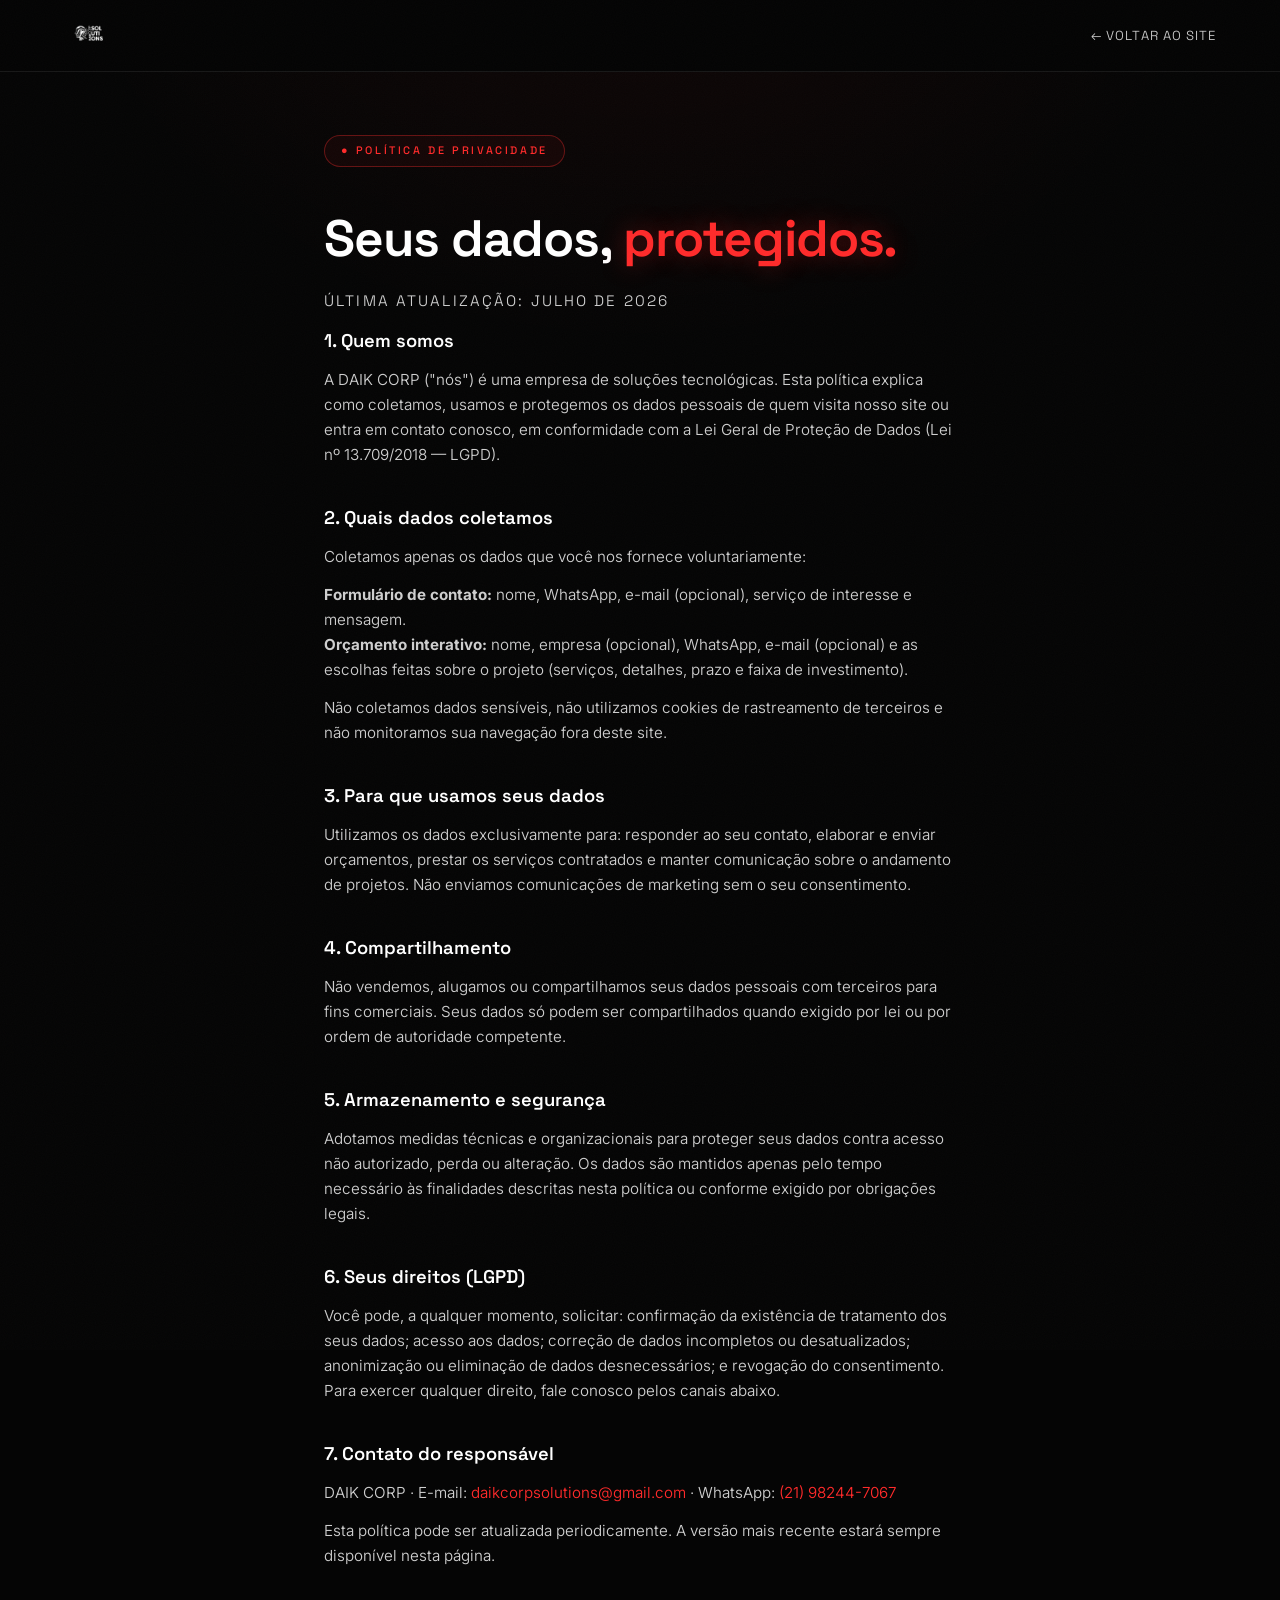
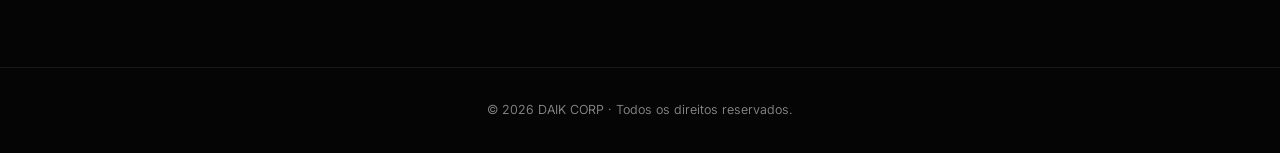
<file: privacidade.html>
<!DOCTYPE html>
<html lang="pt-BR">
<head>
  <meta charset="UTF-8" />
  <meta name="viewport" content="width=device-width, initial-scale=1.0" />
  <title>Política de Privacidade — DAIK CORP</title>
  <meta name="description" content="Como a DAIK CORP coleta, usa e protege seus dados pessoais." />
  <link rel="icon" type="image/png" href="img/logo.png" />
  <meta name="theme-color" content="#050505" />
  <link rel="preconnect" href="https://fonts.googleapis.com" />
  <link rel="preconnect" href="https://fonts.gstatic.com" crossorigin />
  <link href="https://fonts.googleapis.com/css2?family=Space+Grotesk:wght@300..700&family=Inter:wght@300..700&display=swap" rel="stylesheet" />
  <link rel="stylesheet" href="css/style.css" />
  <link rel="stylesheet" href="css/paginas.css" />
</head>
<body class="pagina-legal">

  <header class="site-header scrolled">
    <a class="brand" href="index.html">
      <img src="img/logo.png" alt="DAIK CORP" class="brand-logo" onerror="this.style.display='none'; this.nextElementSibling.style.display='inline'" />
      <span class="brand-fallback" style="display:none">DAIK<em>CORP</em></span>
    </a>
    <a href="index.html" class="orc-voltar">← Voltar ao site</a>
  </header>

  <main class="legal-main">
    <span class="index-tag">● Política de Privacidade</span>
    <h1>Seus dados, <em class="rubro">protegidos.</em></h1>
    <p class="legal-data">Última atualização: julho de 2026</p>

    <section>
      <h2>1. Quem somos</h2>
      <p>
        A DAIK CORP ("nós") é uma empresa de soluções tecnológicas. Esta política
        explica como coletamos, usamos e protegemos os dados pessoais de quem
        visita nosso site ou entra em contato conosco, em conformidade com a
        Lei Geral de Proteção de Dados (Lei nº 13.709/2018 — LGPD).
      </p>
    </section>

    <section>
      <h2>2. Quais dados coletamos</h2>
      <p>Coletamos apenas os dados que você nos fornece voluntariamente:</p>
      <p>
        <strong>Formulário de contato:</strong> nome, WhatsApp, e-mail (opcional),
        serviço de interesse e mensagem.<br />
        <strong>Orçamento interativo:</strong> nome, empresa (opcional), WhatsApp,
        e-mail (opcional) e as escolhas feitas sobre o projeto (serviços, detalhes,
        prazo e faixa de investimento).
      </p>
      <p>
        Não coletamos dados sensíveis, não utilizamos cookies de rastreamento de
        terceiros e não monitoramos sua navegação fora deste site.
      </p>
    </section>

    <section>
      <h2>3. Para que usamos seus dados</h2>
      <p>
        Utilizamos os dados exclusivamente para: responder ao seu contato,
        elaborar e enviar orçamentos, prestar os serviços contratados e manter
        comunicação sobre o andamento de projetos. Não enviamos comunicações de
        marketing sem o seu consentimento.
      </p>
    </section>

    <section>
      <h2>4. Compartilhamento</h2>
      <p>
        Não vendemos, alugamos ou compartilhamos seus dados pessoais com
        terceiros para fins comerciais. Seus dados só podem ser compartilhados
        quando exigido por lei ou por ordem de autoridade competente.
      </p>
    </section>

    <section>
      <h2>5. Armazenamento e segurança</h2>
      <p>
        Adotamos medidas técnicas e organizacionais para proteger seus dados
        contra acesso não autorizado, perda ou alteração. Os dados são mantidos
        apenas pelo tempo necessário às finalidades descritas nesta política ou
        conforme exigido por obrigações legais.
      </p>
    </section>

    <section>
      <h2>6. Seus direitos (LGPD)</h2>
      <p>
        Você pode, a qualquer momento, solicitar: confirmação da existência de
        tratamento dos seus dados; acesso aos dados; correção de dados incompletos
        ou desatualizados; anonimização ou eliminação de dados desnecessários;
        e revogação do consentimento. Para exercer qualquer direito, fale conosco
        pelos canais abaixo.
      </p>
    </section>

    <section>
      <h2>7. Contato do responsável</h2>
      <p>
        DAIK CORP · E-mail: <a href="daikcorpsolutions@gmail.com">daikcorpsolutions@gmail.com</a> ·
        WhatsApp: <a href="https://wa.me/5521982447067" target="_blank" rel="noopener">(21) 98244-7067</a>
      </p>
      <p>
        Esta política pode ser atualizada periodicamente. A versão mais recente
        estará sempre disponível nesta página.
      </p>
    </section>
  </main>

  <footer class="orc-footer">
    <span>© 2026 DAIK CORP · Todos os direitos reservados.</span>
  </footer>
</body>
</html>
</file>
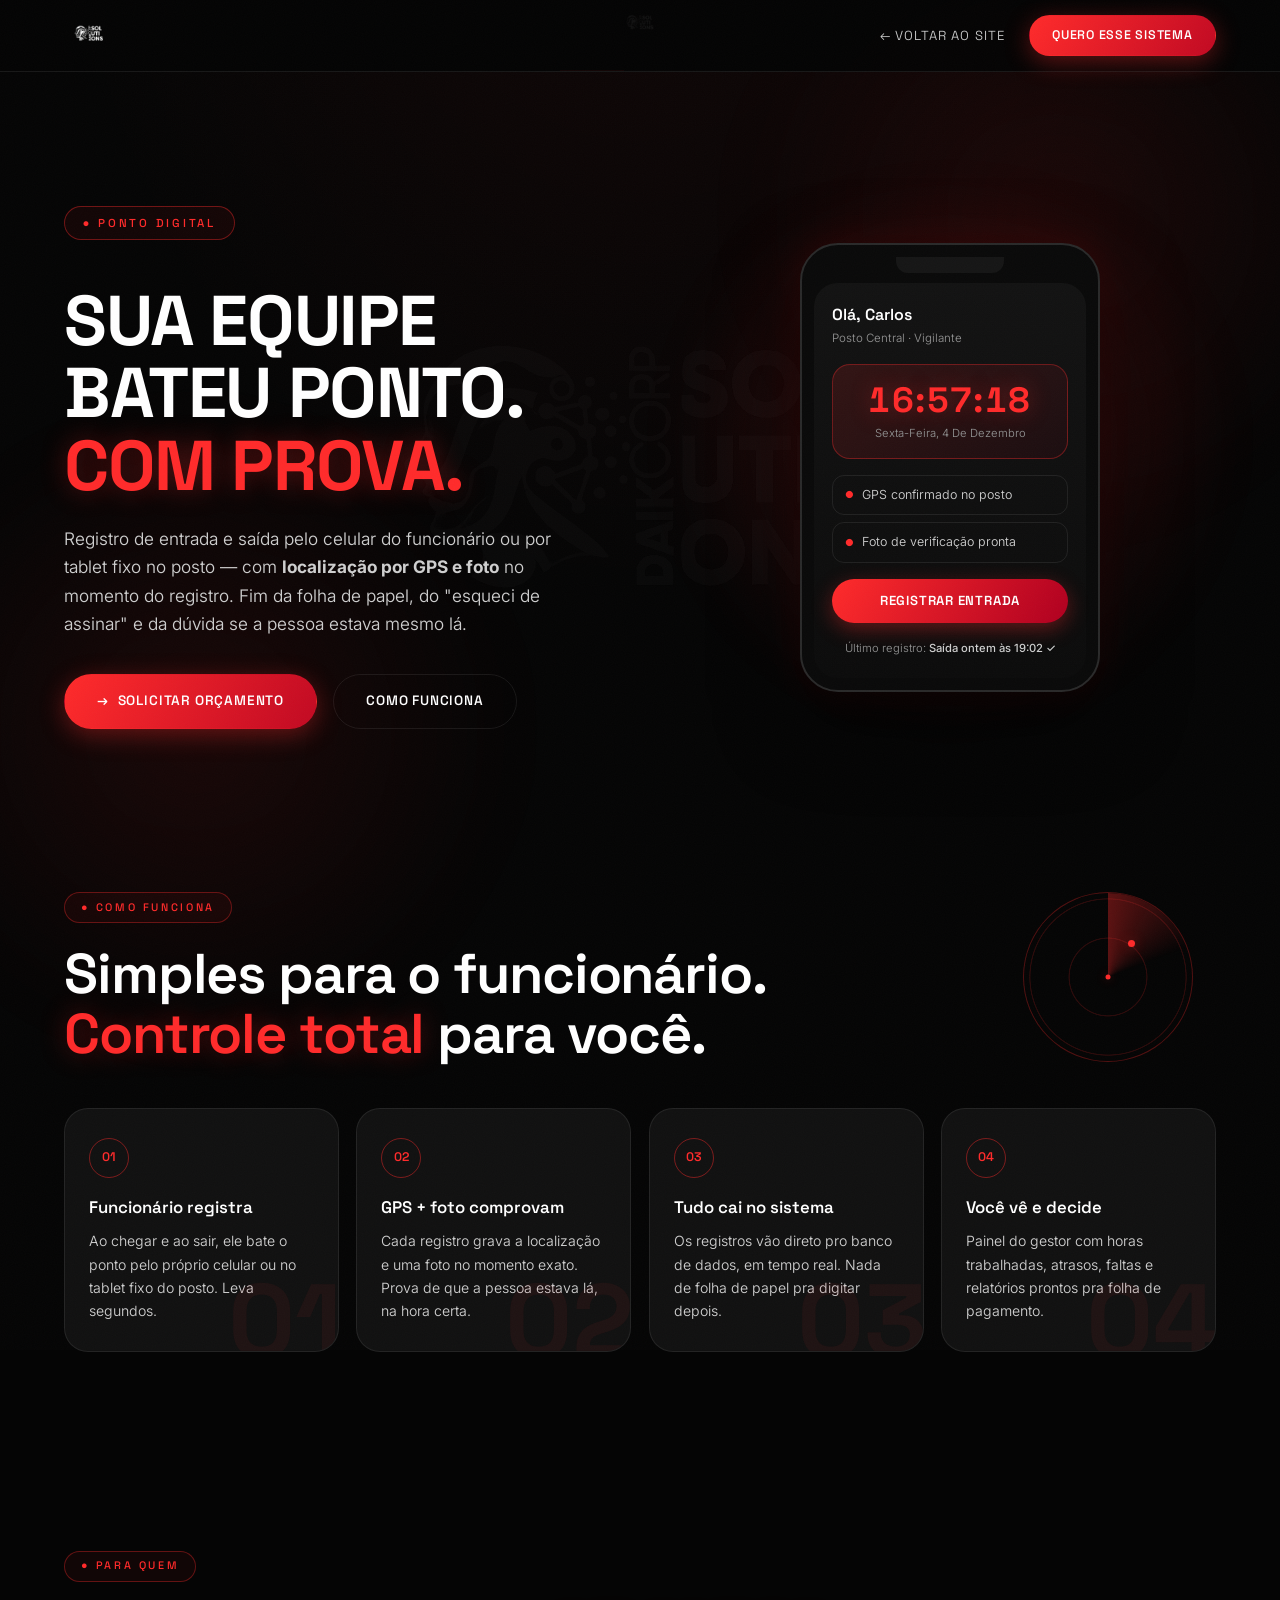
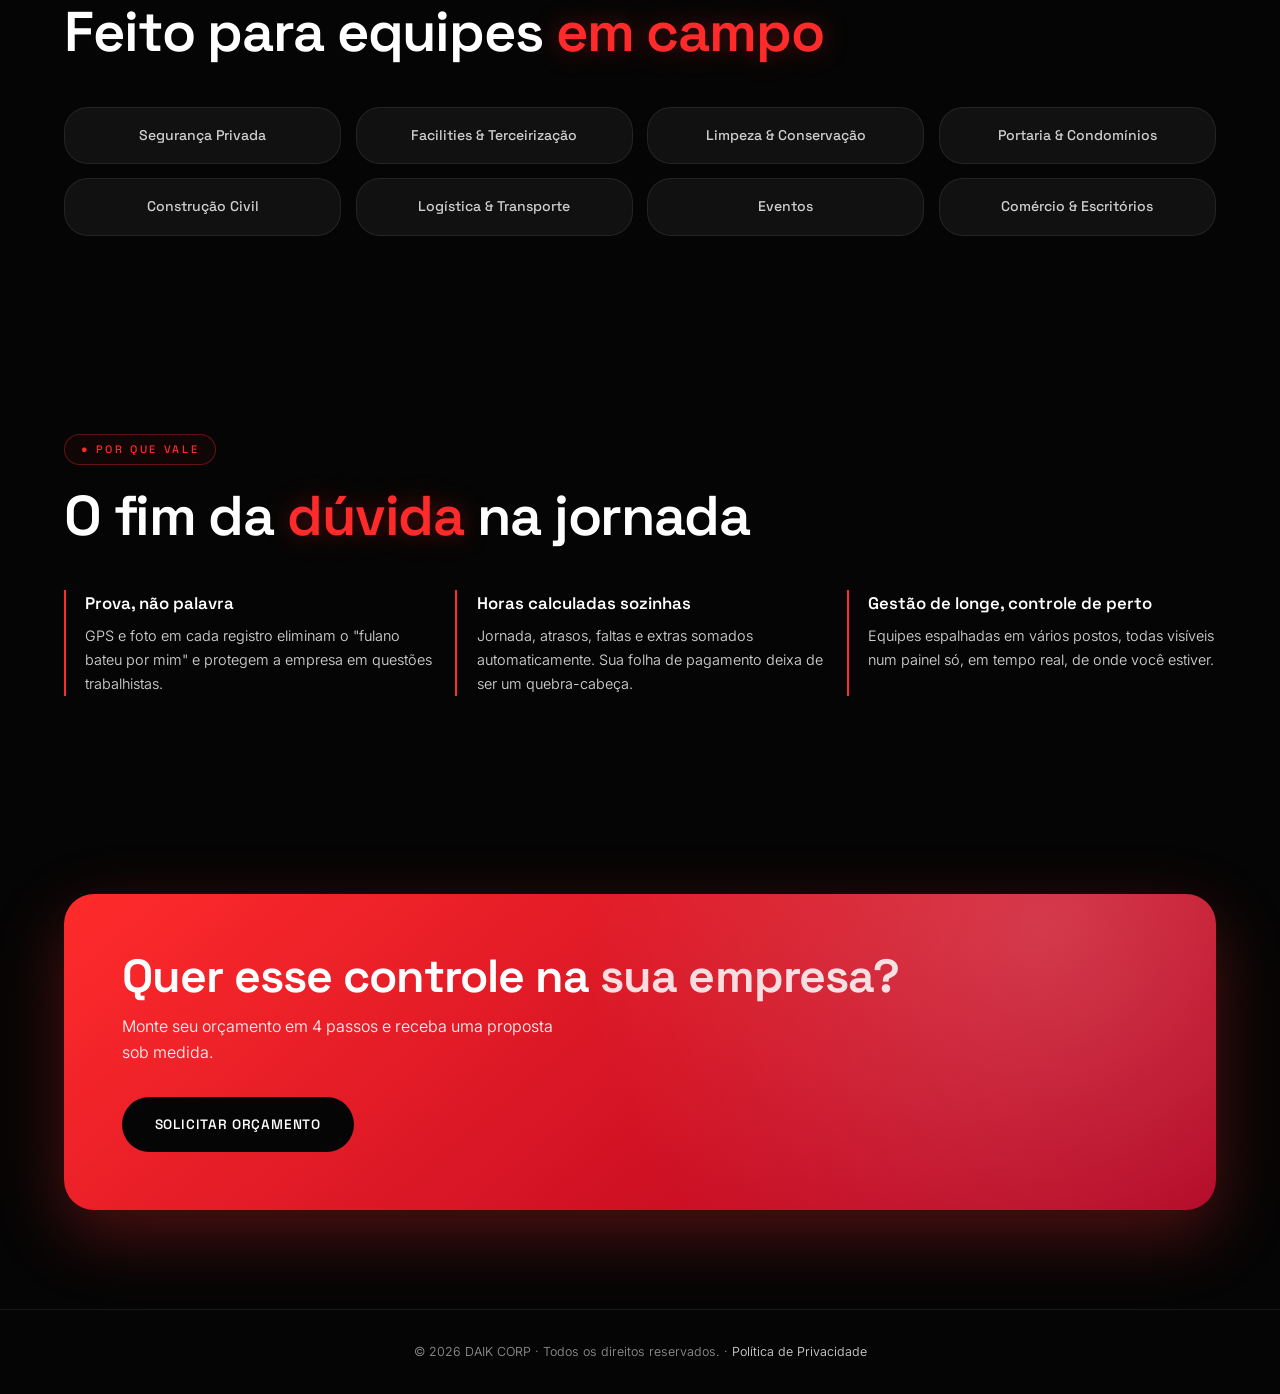
<file: sistema-de-pontos.html>
<!DOCTYPE html>
<html lang="pt-BR">
<head>
  <meta charset="UTF-8" />
  <meta name="viewport" content="width=device-width, initial-scale=1.0" />
  <title>Sistema de Ponto Digital — DAIK CORP</title>
  <meta name="description" content="Registro de ponto de funcionários pelo celular ou tablet, com comprovação por GPS e foto. Controle de jornada digital para empresas com equipes em campo." />
  <link rel="icon" type="image/png" href="img/logo.png" />
  <meta name="theme-color" content="#050505" />
  <meta property="og:title" content="Sistema de Ponto Digital — DAIK CORP" />
  <meta property="og:description" content="Entrada e saída de funcionários registradas pelo celular, com GPS e foto. Fim da folha de papel." />
  <meta property="og:type" content="website" />
  <link rel="preconnect" href="https://fonts.googleapis.com" />
  <link rel="preconnect" href="https://fonts.gstatic.com" crossorigin />
  <link href="https://fonts.googleapis.com/css2?family=Space+Grotesk:wght@300..700&family=Inter:wght@300..700&display=swap" rel="stylesheet" />
  <link rel="stylesheet" href="css/style.css" />
  <link rel="stylesheet" href="css/pontos.css" />
</head>
<body class="pagina-pontos">

  <!-- ===== PRELOADER ===== -->
  <div id="preloader" aria-hidden="true" style="animation: some-preloader 0.5s ease 2s forwards;"></div>
    <div class="preloader-inner">
      <img src="img/logo.png" alt="" class="preloader-logo" onerror="this.style.display='none'; this.nextElementSibling.style.display='block'" />
      <span class="preloader-fallback" style="display:none">DAIK&nbsp;CORP</span>
      <div class="preloader-bar"><span></span></div>
    </div>
  </div>

  <div class="estrelas" aria-hidden="true">
    <span></span><span></span><span></span><span></span>
  </div>
  <div class="aurora aurora-1" aria-hidden="true"></div>
  <div class="aurora aurora-2" aria-hidden="true"></div>
  <img src="img/logo.png" alt="" class="pts-marca" aria-hidden="true"
       onerror="this.style.display='none'" />

  <header class="site-header scrolled">
    <a class="brand" href="index.html">
      <img src="img/logo.png" alt="DAIK CORP" class="brand-logo" onerror="this.style.display='none'; this.nextElementSibling.style.display='inline'" />
      <span class="brand-fallback" style="display:none">DAIK<em>CORP</em></span>
    </a>
    <div class="pts-header-acoes">
      <a href="index.html" class="orc-voltar">← Voltar ao site</a>
      <a href="orcamento.html" class="btn btn-red btn-header">Quero esse sistema</a>
    </div>
  </header>

  <main>
    <!-- ===== HERO ===== -->
    <section class="pts-hero">
      <div class="pts-hero-copy">
        <span class="tag">● Ponto Digital</span>
        <h1>Sua equipe bateu ponto. <em class="rubro">Com prova.</em></h1>
        <p class="pts-sub">
          Registro de entrada e saída pelo celular do funcionário ou por tablet
          fixo no posto — com <strong>localização por GPS e foto</strong> no momento
          do registro. Fim da folha de papel, do "esqueci de assinar" e da dúvida
          se a pessoa estava mesmo lá.
        </p>
        <div class="hero-actions">
          <a href="orcamento.html" class="btn btn-red"><span class="btn-ico">→</span>Solicitar orçamento</a>
          <a href="#como-funciona" class="btn btn-ghost">Como funciona</a>
        </div>
      </div>

      <!-- mockup de celular desenhado em CSS -->
      <div class="pts-fone-wrap" aria-hidden="true">
        <div class="pts-fone">
          <div class="pts-fone-notch"></div>
          <div class="pts-fone-tela">
            <div class="pts-app-topo">
              <span class="pts-app-oi">Olá, Carlos</span>
              <span class="pts-app-loja">Posto Central · Vigilante</span>
            </div>
            <div class="pts-relogio-box">
              <span class="pts-relogio" id="pts-relogio">07:58:24</span>
              <span class="pts-data" id="pts-data">Sábado, 25 de julho</span>
            </div>
            <div class="pts-verifica">
              <span class="pts-check"><i>●</i> GPS confirmado no posto</span>
              <span class="pts-check"><i>●</i> Foto de verificação pronta</span>
            </div>
            <button class="pts-btn" type="button">Registrar Entrada</button>
            <div class="pts-ultimo">
              Último registro: <strong>Saída ontem às 19:02 ✓</strong>
            </div>
          </div>
        </div>
      </div>
    </section>

    <!-- ===== COMO FUNCIONA ===== -->
    <section class="section" id="como-funciona">
      <div class="section-head reveal">
        <span class="index-tag">● Como funciona</span>
        <h2>Simples para o funcionário.<br /><em class="rubro">Controle total</em> para você.</h2>
        <div class="radar" aria-hidden="true">
          <span class="radar-alvo"></span>
        </div>
      </div>
      <div class="pts-passos">
        <article class="pts-passo glass reveal">
          <span class="pts-passo-num">01</span>
          <h3>Funcionário registra</h3>
          <p>Ao chegar e ao sair, ele bate o ponto pelo próprio celular ou no tablet fixo do posto. Leva segundos.</p>
        </article>
        <article class="pts-passo glass reveal">
          <span class="pts-passo-num">02</span>
          <h3>GPS + foto comprovam</h3>
          <p>Cada registro grava a localização e uma foto no momento exato. Prova de que a pessoa estava lá, na hora certa.</p>
        </article>
        <article class="pts-passo glass reveal">
          <span class="pts-passo-num">03</span>
          <h3>Tudo cai no sistema</h3>
          <p>Os registros vão direto pro banco de dados, em tempo real. Nada de folha de papel pra digitar depois.</p>
        </article>
        <article class="pts-passo glass reveal">
          <span class="pts-passo-num">04</span>
          <h3>Você vê e decide</h3>
          <p>Painel do gestor com horas trabalhadas, atrasos, faltas e relatórios prontos pra folha de pagamento.</p>
        </article>
      </div>
    </section>

    <!-- ===== PARA QUEM ===== -->
    <section class="section">
      <div class="section-head reveal">
        <span class="index-tag">● Para quem</span>
        <h2>Feito para equipes <em class="rubro">em campo</em></h2>
      </div>
      <ul class="pts-nichos">
        <li class="glass reveal">Segurança Privada</li>
        <li class="glass reveal">Facilities &amp; Terceirização</li>
        <li class="glass reveal">Limpeza &amp; Conservação</li>
        <li class="glass reveal">Portaria &amp; Condomínios</li>
        <li class="glass reveal">Construção Civil</li>
        <li class="glass reveal">Logística &amp; Transporte</li>
        <li class="glass reveal">Eventos</li>
        <li class="glass reveal">Comércio &amp; Escritórios</li>
      </ul>
    </section>

    <!-- ===== POR QUE FUNCIONA ===== -->
    <section class="section">
      <div class="section-head reveal">
        <span class="index-tag">● Por que vale</span>
        <h2>O fim da <em class="rubro">dúvida</em> na jornada</h2>
      </div>
      <div class="pts-motivos">
        <div class="pts-motivo reveal">
          <strong>Prova, não palavra</strong>
          <p>GPS e foto em cada registro eliminam o "fulano bateu por mim" e protegem a empresa em questões trabalhistas.</p>
        </div>
        <div class="pts-motivo reveal">
          <strong>Horas calculadas sozinhas</strong>
          <p>Jornada, atrasos, faltas e extras somados automaticamente. Sua folha de pagamento deixa de ser um quebra-cabeça.</p>
        </div>
        <div class="pts-motivo reveal">
          <strong>Gestão de longe, controle de perto</strong>
          <p>Equipes espalhadas em vários postos, todas visíveis num painel só, em tempo real, de onde você estiver.</p>
        </div>
      </div>
    </section>

    <!-- ===== CTA ===== -->
    <section class="section cta-section">
      <div class="cta-band reveal">
        <div>
          <h2>Quer esse controle na <em>sua empresa?</em></h2>
          <p>Monte seu orçamento em 4 passos e receba uma proposta sob medida.</p>
        </div>
        <a href="orcamento.html" class="btn btn-dark">Solicitar orçamento</a>
      </div>
    </section>
  </main>

  <footer class="orc-footer">
    <span>© 2026 DAIK CORP · Todos os direitos reservados. · <a href="privacidade.html" class="rodape-link">Política de Privacidade</a></span>
  </footer>

  <script src="js/pontos.js"></script>
</body>
</html>
</file>
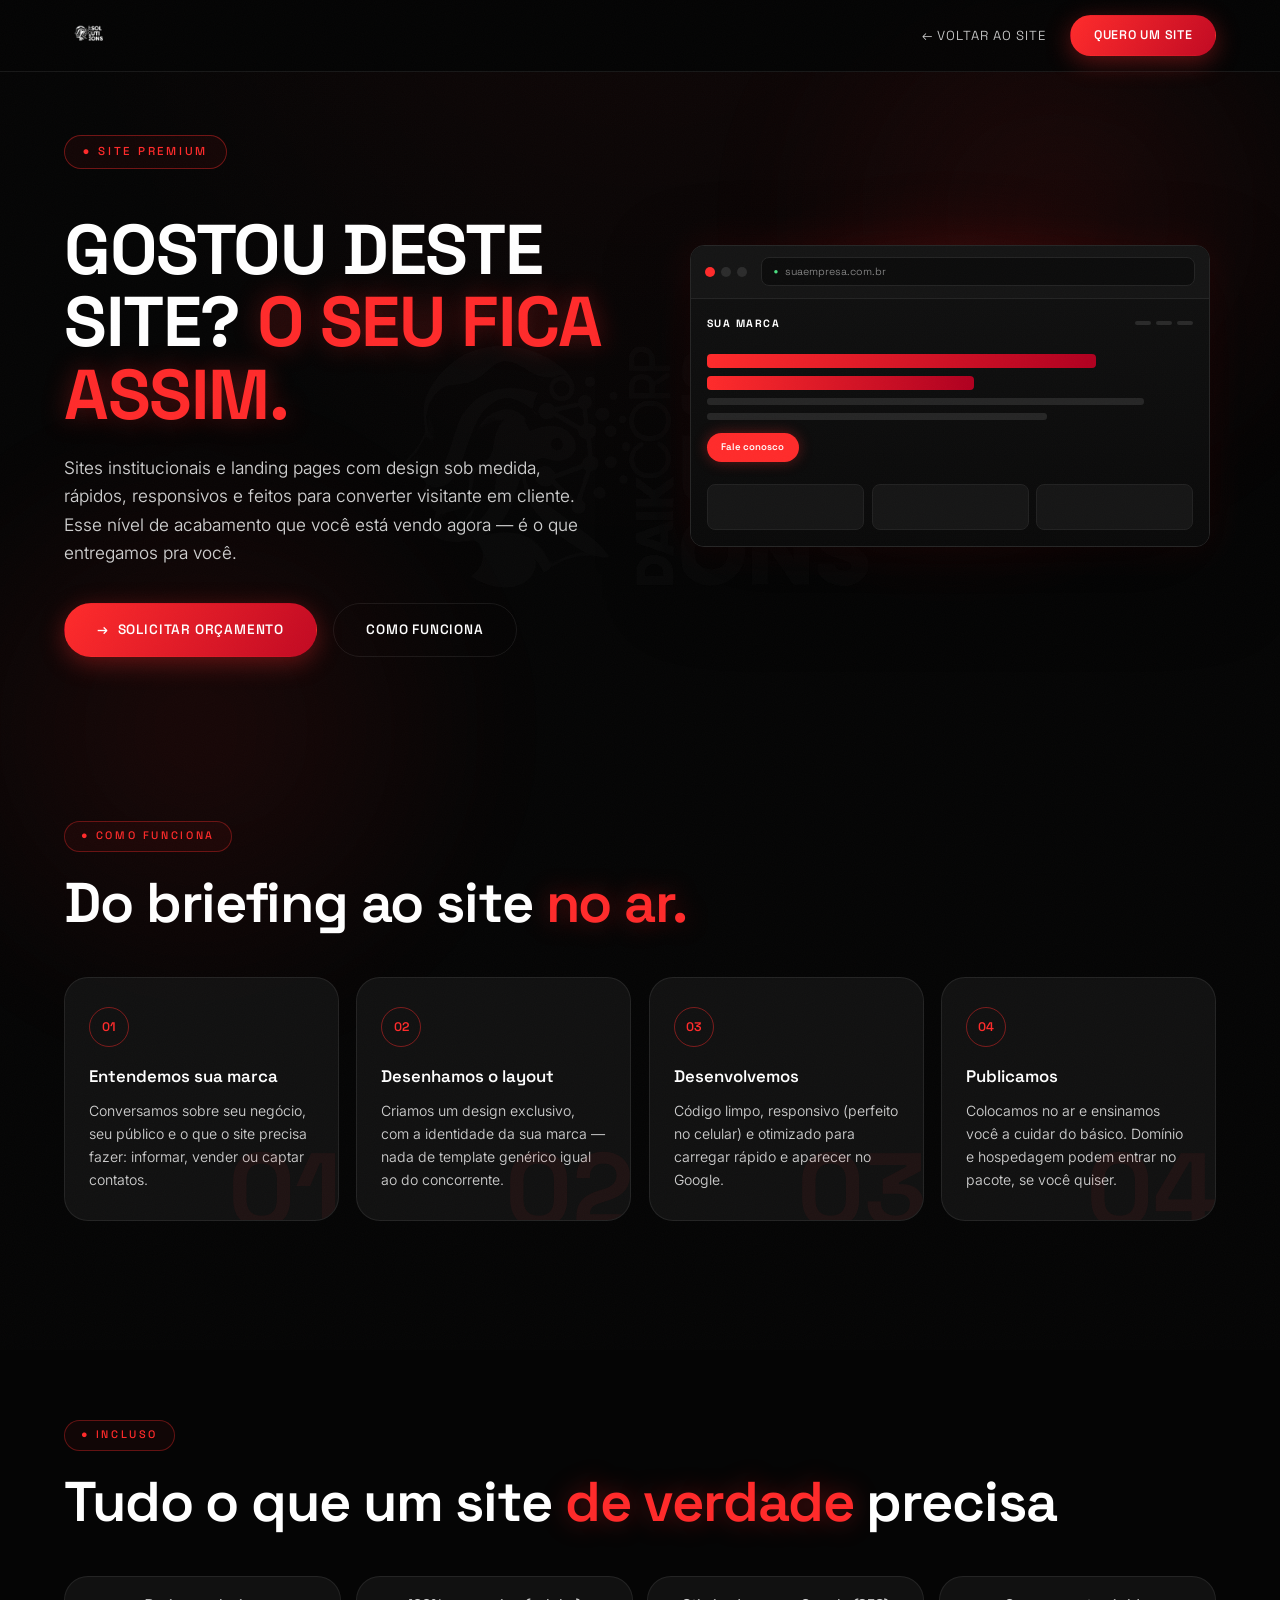
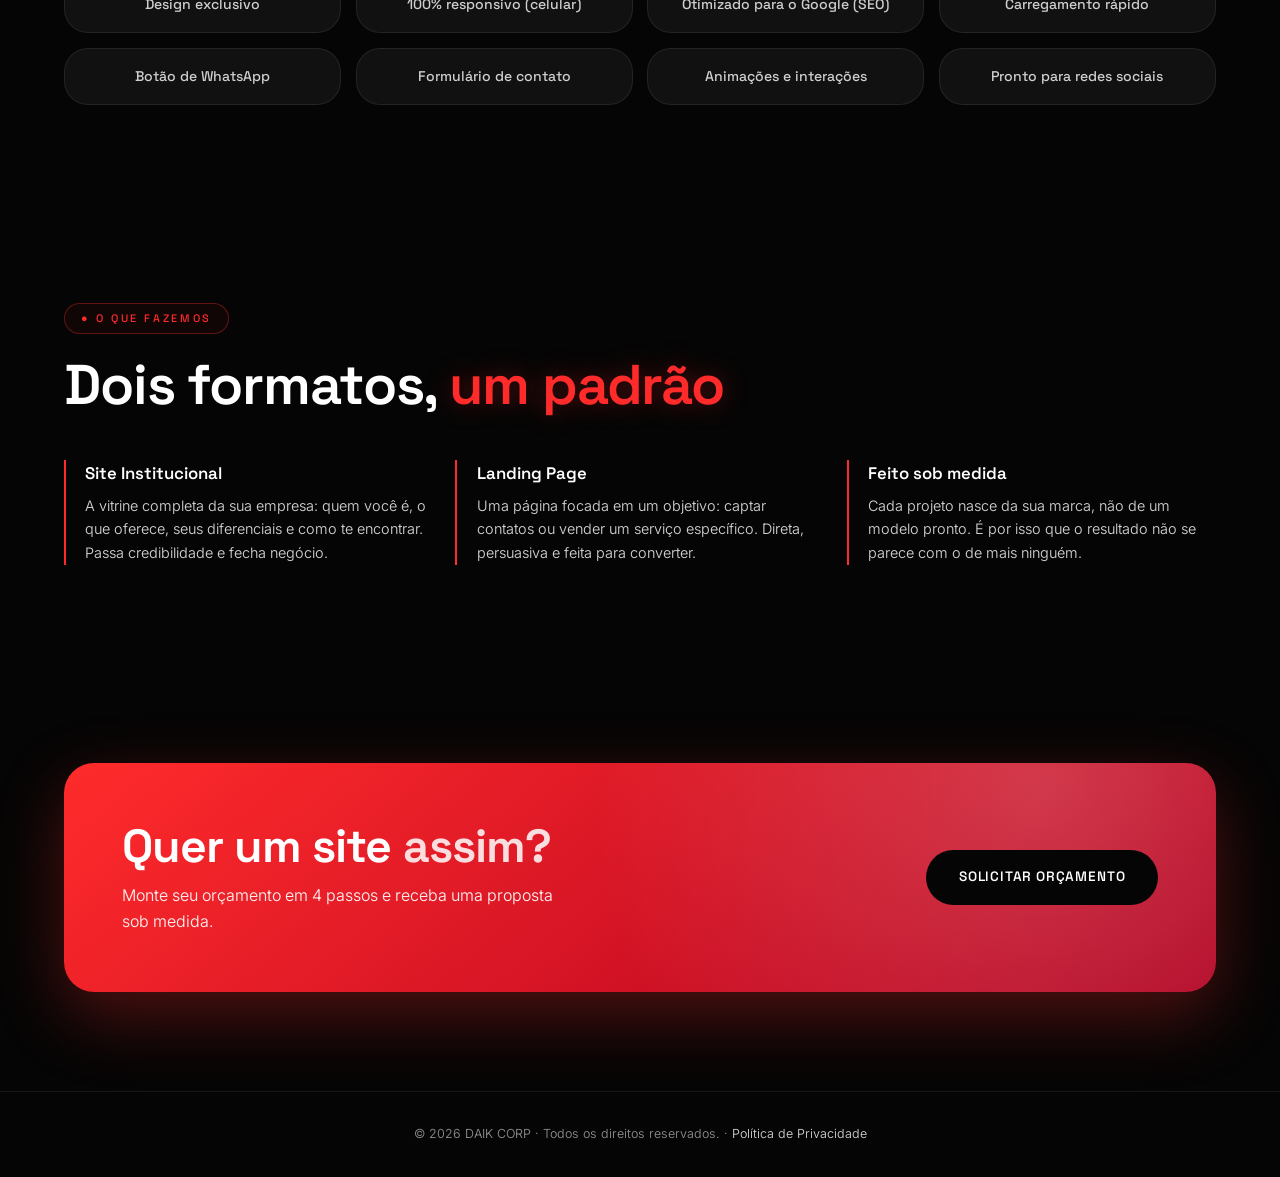
<file: site-premium.html>
<!DOCTYPE html>
<html lang="pt-BR">
<head>
  <meta charset="UTF-8" />
  <meta name="viewport" content="width=device-width, initial-scale=1.0" />
  <title>Site Premium — DAIK CORP</title>
  <meta name="description" content="Sites institucionais e landing pages profissionais: design sob medida, responsivo, rápido e otimizado para converter visitantes em clientes." />
  <link rel="icon" type="image/png" href="img/logo.png" />
  <meta name="theme-color" content="#050505" />
  <meta property="og:title" content="Site Premium — DAIK CORP" />
  <meta property="og:description" content="Sites institucionais e landing pages que impressionam e convertem. Feito sob medida pela DAIK CORP." />
  <meta property="og:type" content="website" />
  <link rel="preconnect" href="https://fonts.googleapis.com" />
  <link rel="preconnect" href="https://fonts.gstatic.com" crossorigin />
  <link href="https://fonts.googleapis.com/css2?family=Space+Grotesk:wght@300..700&family=Inter:wght@300..700&display=swap" rel="stylesheet" />
  <link rel="stylesheet" href="css/style.css" />
  <link rel="stylesheet" href="css/pontos.css" />
  <link rel="stylesheet" href="css/premium.css" />
</head>
<body class="pagina-pontos">

  <!-- ===== PRELOADER ===== -->
  <div id="preloader" aria-hidden="true">
    <div class="preloader-inner">
      <img src="img/logo.png" alt="" class="preloader-logo" onerror="this.style.display='none'; this.nextElementSibling.style.display='block'" />
      <span class="preloader-fallback" style="display:none">DAIK&nbsp;CORP</span>
      <div class="preloader-bar"><span></span></div>
    </div>
  </div>

  <div class="estrelas" aria-hidden="true">
    <span></span><span></span><span></span><span></span>
  </div>
  <div class="aurora aurora-1" aria-hidden="true"></div>
  <div class="aurora aurora-2" aria-hidden="true"></div>
  <img src="img/logo.png" alt="" class="pts-marca" aria-hidden="true"
       onerror="this.style.display='none'" />

  <header class="site-header scrolled">
    <a class="brand" href="index.html">
      <img src="img/logo.png" alt="DAIK CORP" class="brand-logo" onerror="this.style.display='none'; this.nextElementSibling.style.display='inline'" />
      <span class="brand-fallback" style="display:none">DAIK<em>CORP</em></span>
    </a>
    <div class="pts-header-acoes">
      <a href="index.html" class="orc-voltar">← Voltar ao site</a>
      <a href="orcamento.html" class="btn btn-red btn-header">Quero um site</a>
    </div>
  </header>

  <main>
    <!-- ===== HERO ===== -->
    <section class="pts-hero">
      <div class="pts-hero-copy">
        <span class="tag">● Site Premium</span>
        <h1>Gostou deste site? <em class="rubro">O seu fica assim.</em></h1>
        <p class="pts-sub">
          Sites institucionais e landing pages com design sob medida, rápidos,
          responsivos e feitos para converter visitante em cliente. Esse nível de
          acabamento que você está vendo agora — é o que entregamos pra você.
        </p>
        <div class="hero-actions">
          <a href="orcamento.html" class="btn btn-red"><span class="btn-ico">→</span>Solicitar orçamento</a>
          <a href="#como-funciona" class="btn btn-ghost">Como funciona</a>
        </div>
      </div>

      <!-- mockup de navegador com preview de site sendo montado -->
      <div class="nav-wrap" aria-hidden="true">
        <div class="navegador">
          <div class="nav-barra">
            <span class="nav-dot"></span><span class="nav-dot"></span><span class="nav-dot"></span>
            <div class="nav-url"><i>●</i> suaempresa.com.br</div>
          </div>
          <div class="nav-tela">
            <div class="site-topo">
              <span class="site-logo">SUA MARCA</span>
              <span class="site-menu"><i></i><i></i><i></i></span>
            </div>
            <div class="site-hero">
              <span class="site-h1"></span>
              <span class="site-h1 curto"></span>
              <span class="site-txt"></span>
              <span class="site-txt curto"></span>
              <span class="site-cta">Fale conosco</span>
            </div>
            <div class="site-cards">
              <span class="site-card"></span>
              <span class="site-card"></span>
              <span class="site-card"></span>
            </div>
          </div>
        </div>
      </div>
    </section>

    <!-- ===== COMO FUNCIONA ===== -->
    <section class="section" id="como-funciona">
      <div class="section-head reveal">
        <span class="index-tag">● Como funciona</span>
        <h2>Do briefing ao site <em class="rubro">no ar.</em></h2>
      </div>
      <div class="pts-passos">
        <article class="pts-passo glass reveal">
          <span class="pts-passo-num">01</span>
          <h3>Entendemos sua marca</h3>
          <p>Conversamos sobre seu negócio, seu público e o que o site precisa fazer: informar, vender ou captar contatos.</p>
        </article>
        <article class="pts-passo glass reveal">
          <span class="pts-passo-num">02</span>
          <h3>Desenhamos o layout</h3>
          <p>Criamos um design exclusivo, com a identidade da sua marca — nada de template genérico igual ao do concorrente.</p>
        </article>
        <article class="pts-passo glass reveal">
          <span class="pts-passo-num">03</span>
          <h3>Desenvolvemos</h3>
          <p>Código limpo, responsivo (perfeito no celular) e otimizado para carregar rápido e aparecer no Google.</p>
        </article>
        <article class="pts-passo glass reveal">
          <span class="pts-passo-num">04</span>
          <h3>Publicamos</h3>
          <p>Colocamos no ar e ensinamos você a cuidar do básico. Domínio e hospedagem podem entrar no pacote, se você quiser.</p>
        </article>
      </div>
    </section>

    <!-- ===== O QUE ESTÁ INCLUSO ===== -->
    <section class="section">
      <div class="section-head reveal">
        <span class="index-tag">● Incluso</span>
        <h2>Tudo o que um site <em class="rubro">de verdade</em> precisa</h2>
      </div>
      <ul class="pts-nichos">
        <li class="glass reveal">Design exclusivo</li>
        <li class="glass reveal">100% responsivo (celular)</li>
        <li class="glass reveal">Otimizado para o Google (SEO)</li>
        <li class="glass reveal">Carregamento rápido</li>
        <li class="glass reveal">Botão de WhatsApp</li>
        <li class="glass reveal">Formulário de contato</li>
        <li class="glass reveal">Animações e interações</li>
        <li class="glass reveal">Pronto para redes sociais</li>
      </ul>
    </section>

    <!-- ===== TIPOS DE SITE ===== -->
    <section class="section">
      <div class="section-head reveal">
        <span class="index-tag">● O que fazemos</span>
        <h2>Dois formatos, <em class="rubro">um padrão</em></h2>
      </div>
      <div class="pts-motivos">
        <div class="pts-motivo reveal">
          <strong>Site Institucional</strong>
          <p>A vitrine completa da sua empresa: quem você é, o que oferece, seus diferenciais e como te encontrar. Passa credibilidade e fecha negócio.</p>
        </div>
        <div class="pts-motivo reveal">
          <strong>Landing Page</strong>
          <p>Uma página focada em um objetivo: captar contatos ou vender um serviço específico. Direta, persuasiva e feita para converter.</p>
        </div>
        <div class="pts-motivo reveal">
          <strong>Feito sob medida</strong>
          <p>Cada projeto nasce da sua marca, não de um modelo pronto. É por isso que o resultado não se parece com o de mais ninguém.</p>
        </div>
      </div>
    </section>

    <!-- ===== CTA ===== -->
    <section class="section cta-section">
      <div class="cta-band reveal">
        <div>
          <h2>Quer um site <em>assim?</em></h2>
          <p>Monte seu orçamento em 4 passos e receba uma proposta sob medida.</p>
        </div>
        <a href="orcamento.html" class="btn btn-dark">Solicitar orçamento</a>
      </div>
    </section>
  </main>

  <footer class="orc-footer">
    <span>© 2026 DAIK CORP · Todos os direitos reservados. · <a href="privacidade.html" class="rodape-link">Política de Privacidade</a></span>
  </footer>

  <script src="js/premium.js"></script>
</body>
</html>
</file>
<file: css/style.css>
/* ============================================================
   DAIK CORP — Futurista Premium
   Paleta: #050505 · #111111 · #FF2B2B · #B00020 · #FFFFFF
   Fontes: Space Grotesk (display) + Inter (texto)
   Glassmorphism · Glow · Grain · Partículas
   ============================================================ */

:root {
  --preto: #050505;
  --carbono: #111111;
  --grafite: #181818;
  --vermelho: #ff2b2b;
  --vermelho-escuro: #b00020;
  --branco: #ffffff;
  --cinza: #8d8d8d;
  --prata: #cfcfcf;
  --linha: rgba(255, 255, 255, 0.08);
  --vidro: rgba(255, 255, 255, 0.04);
  --glow: rgba(255, 43, 43, 0.35);

  --font-display: "Space Grotesk", sans-serif;
  --font-body: "Inter", sans-serif;

  --pad-x: clamp(1.25rem, 5vw, 5rem);
  --raio: 24px;
  --ease-out: cubic-bezier(0.22, 1, 0.36, 1);
}

* { margin: 0; padding: 0; box-sizing: border-box; }

html { scroll-behavior: smooth; }

body {
  background:
    radial-gradient(ellipse 80% 50% at 50% -10%, rgba(255, 43, 43, 0.06) 0%, transparent 60%),
    var(--preto);
  color: var(--branco);
  font-family: var(--font-body);
  font-weight: 340;
  line-height: 1.65;
  overflow-x: hidden;
  -webkit-font-smoothing: antialiased;
}

h1, h2, h3, h4, .btn, .tag, .index-tag, .stat-value, .brand-fallback, .footer-brand {
  font-family: var(--font-display);
}

::selection { background: var(--vermelho); color: var(--branco); }
:focus-visible { outline: 2px solid var(--vermelho); outline-offset: 3px; }

::-webkit-scrollbar { width: 10px; }
::-webkit-scrollbar-track { background: var(--preto); }
::-webkit-scrollbar-thumb {
  background: var(--grafite);
  border-radius: 99px;
  border: 2px solid var(--preto);
}
::-webkit-scrollbar-thumb:hover { background: var(--vermelho-escuro); }

.rubro {
  color: var(--vermelho);
  font-style: normal;
  text-shadow: 0 0 26px var(--glow);
}

.section { scroll-margin-top: 110px; }

/* ============ GLASSMORPHISM (base) ============ */
.glass {
  background: rgba(22, 22, 22, 0.75);
  border: 1px solid var(--linha);
  border-radius: var(--raio);
}

/* ============ PARTÍCULAS DE FUNDO ============ */
#particles {
  position: fixed;
  inset: 0;
  z-index: 0;
  pointer-events: none;
}
main, .site-footer { position: relative; z-index: 1; }

/* ============ ESTRELAS CADENTES ============ */
.estrelas {
  position: fixed;
  inset: 0;
  z-index: 0;
  pointer-events: none;
  overflow: hidden;
}
.estrelas span {
  position: absolute;
  width: 130px;
  height: 1.5px;
  border-radius: 999px;
  background: linear-gradient(90deg, transparent, rgba(255, 43, 43, 0.85));
  opacity: 0;
  animation: estrela-corta linear infinite;
}
@keyframes estrela-corta {
  0%   { transform: rotate(145deg) translateX(0); opacity: 0; }
  6%   { opacity: 0.9; }
  50%  { opacity: 0.9; }
  62%  { transform: rotate(145deg) translateX(95vh); opacity: 0; }
  100% { transform: rotate(145deg) translateX(95vh); opacity: 0; }
}
.estrelas span:nth-child(1) { top: 4%;  left: 62%; animation-duration: 9s;  animation-delay: 1s; }
.estrelas span:nth-child(2) { top: -2%; left: 88%; animation-duration: 12s; animation-delay: 5s; }
.estrelas span:nth-child(3) { top: 8%;  left: 38%; animation-duration: 11s; animation-delay: 8.5s; }
.estrelas span:nth-child(4) { top: -4%; left: 75%; animation-duration: 14s; animation-delay: 3s; }

/* ============ GRAIN ============ */
body::after {
  content: "";
  position: fixed;
  inset: -50%;
  z-index: 996;
  pointer-events: none;
  background-image: url("data:image/svg+xml,%3Csvg xmlns='http://www.w3.org/2000/svg' width='300' height='300'%3E%3Cfilter id='n'%3E%3CfeTurbulence type='fractalNoise' baseFrequency='0.9' numOctaves='2'/%3E%3C/filter%3E%3Crect width='300' height='300' filter='url(%23n)' opacity='0.5'/%3E%3C/svg%3E");
  opacity: 0.045;
}
/* ============ PRELOADER ============ */
#preloader {
  position: fixed;
  inset: 0;
  z-index: 999;
  background: var(--preto);
  display: flex;
  align-items: center;
  justify-content: center;
  transition: opacity 0.6s var(--ease-out), visibility 0.6s;
}
#preloader.done { opacity: 0; visibility: hidden; pointer-events: none; }
.preloader-inner { display: flex; flex-direction: column; align-items: center; gap: 1.4rem; }
.preloader-logo { height: 48px; width: auto; }
.preloader-fallback {
  font-weight: 500;
  letter-spacing: 0.5em;
  font-size: 1rem;
  animation: pulse 1.6s ease-in-out infinite;
}
@keyframes pulse { 50% { opacity: 0.4; } }
.preloader-bar { width: 160px; height: 1px; background: var(--linha); overflow: hidden; }
.preloader-bar span {
  display: block; height: 100%; width: 40%;
  background: var(--vermelho);
  animation: load-slide 1.1s var(--ease-out) infinite;
}
@keyframes load-slide { 0% { transform: translateX(-100%); } 100% { transform: translateX(400%); } }

/* ============ CURSOR ============ */
.cursor-dot, .cursor-ring {
  position: fixed; top: 0; left: 0;
  z-index: 998;
  pointer-events: none;
  border-radius: 50%;
  transform: translate(-50%, -50%);
  opacity: 0;
}
.cursor-dot { width: 6px; height: 6px; background: var(--vermelho); }
.cursor-ring {
  width: 24px; height: 24px;
  border: 1px solid rgba(255, 43, 43, 0.3);
  transition: width 0.25s var(--ease-out), height 0.25s var(--ease-out),
              background 0.25s, border-color 0.25s;
}
body.cursor-active .cursor-dot,
body.cursor-active .cursor-ring { opacity: 1; }
body.cursor-hover .cursor-ring {
  width: 38px; height: 38px;
  background: rgba(255, 43, 43, 0.05);
  border-color: rgba(255, 43, 43, 0.6);
}
@media (pointer: fine) {
  body.cursor-active, body.cursor-active a, body.cursor-active button,
  body.cursor-active input, body.cursor-active textarea { cursor: none; }
}
@media (pointer: coarse) { .cursor-dot, .cursor-ring { display: none; } }

/* ============ BARRA DE PROGRESSO ============ */
#progress {
  position: fixed;
  top: 0; left: 0;
  height: 3px;
  width: 0%;
  z-index: 300;
  background: linear-gradient(90deg, var(--vermelho-escuro), var(--vermelho));
}

/* ============ HEADER ============ */
.site-header {
  position: fixed;
  top: 0; left: 0; right: 0;
  z-index: 100;
  display: flex;
  align-items: center;
  justify-content: space-between;
  padding: 1rem var(--pad-x);
  background: transparent;
  border-bottom: 1px solid transparent;
  transition: background 0.4s, border-color 0.4s, padding 0.4s;
}
.site-header.scrolled {
  background: rgba(5, 5, 5, 0.94);
  border-color: var(--linha);
  padding-block: 0.65rem;
}

.brand { display: flex; align-items: center; text-decoration: none; }
.brand-logo { height: 66px; width: auto; display: block; transition: height 0.4s var(--ease-out); }
.site-header.scrolled .brand-logo { height: 50px; }
.brand-fallback {
  font-weight: 600;
  letter-spacing: 0.28em;
  font-size: 0.95rem;
  color: var(--branco);
}
.brand-fallback em, .footer-brand em { color: var(--vermelho); font-style: normal; }

.site-nav { display: flex; align-items: center; gap: 1.1rem; }

.nav-pill { display: flex; gap: 1.7rem; }
.nav-pill a {
  position: relative;
  color: var(--prata);
  text-decoration: none;
  font-family: var(--font-display);
  font-size: 0.78rem;
  letter-spacing: 0.12em;
  text-transform: uppercase;
  font-weight: 500;
  padding: 0.4rem 0;
  transition: color 0.3s;
}
.nav-pill a::after {
  content: "";
  position: absolute;
  left: 0; bottom: 0;
  width: 100%; height: 2px;
  background: var(--vermelho);
  transform: scaleX(0);
  transform-origin: left;
  transition: transform 0.3s var(--ease-out);
}
.nav-pill a:hover { color: var(--branco); }
.nav-pill a.active { color: var(--branco); }
.nav-pill a.active::after {
  transform: scaleX(1);
  box-shadow: 0 0 10px var(--glow);
}

.menu-toggle { display: none; }

/* ============ BOTÕES ============ */
.btn {
  display: inline-block;
  padding: 0.95rem 2rem;
  border-radius: 999px;
  font-size: 0.85rem;
  letter-spacing: 0.06em;
  text-transform: uppercase;
  font-weight: 560;
  text-decoration: none;
  cursor: pointer;
  border: 1px solid transparent;
  transition: transform 0.35s var(--ease-out), background 0.3s, color 0.3s, box-shadow 0.3s, border-color 0.3s;
}
.btn:hover { transform: translateY(-2px); }
.btn:active { transform: translateY(0); }

.btn-red {
  background: linear-gradient(120deg, var(--vermelho) 0%, var(--vermelho-escuro) 130%);
  color: var(--branco);
  box-shadow: 0 6px 24px var(--glow);
}
.btn-red:hover { box-shadow: 0 12px 40px rgba(255, 43, 43, 0.5); }

.btn-ghost {
  background: transparent;
  color: var(--branco);
  border-color: var(--linha);
}
.btn-ghost:hover { border-color: var(--vermelho); color: var(--vermelho); }

.btn-dark { background: var(--preto); color: var(--branco); }
.btn-dark:hover { box-shadow: 0 10px 28px rgba(0, 0, 0, 0.5); }

.btn-header { padding: 0.6rem 1.4rem; font-size: 0.78rem; }
.btn-sm { padding: 0.55rem 1.3rem; font-size: 0.75rem; }
.btn-full { grid-column: 1 / -1; border: none; text-align: center; }

/* ============ HERO ============ */
.hero {
  position: relative;
  padding: clamp(8.5rem, 15vh, 11rem) var(--pad-x) 4rem;
  max-width: 1320px;
  margin: 0 auto;
}
.hero::before {
  content: "";
  position: absolute;
  top: -5%; right: -12%;
  width: 62vw; height: 62vw;
  max-width: 860px; max-height: 860px;
  background: radial-gradient(circle, rgba(255, 43, 43, 0.13) 0%, transparent 60%);
  filter: blur(34px);
  pointer-events: none;
}

/* marca d'água gigante da logo */
.hero-marca {
  position: absolute;
  top: 40%;
  left: 40%;
  transform: translate(-50%, -50%);
  width: min(72vw, 880px);
  height: auto;
  opacity: 0.01;
  filter: grayscale(1) brightness(2.2);
  pointer-events: none;
  user-select: none;
}

.hero-grid {
  position: relative;
  display: grid;
  grid-template-columns: 1.05fr 0.95fr;
  align-items: center;
  gap: 2rem;
}

.tag {
  display: inline-block;
  font-size: 0.72rem;
  letter-spacing: 0.24em;
  text-transform: uppercase;
  font-weight: 500;
  color: var(--vermelho);
  border: 1px solid rgba(255, 43, 43, 0.4);
  border-radius: 999px;
  padding: 0.4rem 1.1rem;
  margin-bottom: 1.6rem;
  background: rgba(255, 43, 43, 0.06);
}

.hero-title {
  font-size: clamp(2.4rem, 6.2vw, 4.7rem);
  line-height: 1.03;
  font-weight: 680;
  letter-spacing: -0.02em;
  text-transform: uppercase;
}
.hero-title .line { display: block; overflow: hidden; }
.hero-title .line > span {
  display: inline-block;
  transform: translateY(110%);
  animation: rise 0.9s var(--ease-out) forwards;
}
.hero-title .line:nth-child(2) > span { animation-delay: 0.1s; }
.hero-title .line:nth-child(3) > span { animation-delay: 0.2s; }
.hero-title .line:nth-child(4) > span { animation-delay: 0.3s; }
@keyframes rise { to { transform: translateY(0); } }

.hero-sub {
  margin-top: 1.6rem;
  max-width: 50ch;
  color: var(--prata);
  font-size: clamp(0.98rem, 1.35vw, 1.1rem);
}

.hero-actions { display: flex; gap: 1rem; margin-top: 2.2rem; flex-wrap: wrap; }

.hero-visual {
  position: relative;
  height: min(66vh, 620px);
}
/* círculo vermelho holográfico atrás da foto */
.hero-circle {
  position: absolute;
  top: 50%; left: 50%;
  transform: translate(-50%, -52%);
  width: min(96%, 550px);
  aspect-ratio: 1 / 1;
  border-radius: 50%;
  background: radial-gradient(circle at 35% 30%,
    rgba(255, 43, 43, 0.55) 0%,
    rgba(176, 0, 32, 0.35) 45%,
    rgba(5, 5, 5, 0) 72%);
  filter: blur(2px);
}
.hero-circle::after {
  content: "";
  position: absolute;
  inset: -6%;
  border-radius: 50%;
  border: 1px solid rgba(255, 43, 43, 0.25);
}
/* pulso de energia emanando do círculo */
.hero-circle::before {
  content: "";
  position: absolute;
  inset: -6%;
  border-radius: 50%;
  border: 1px solid rgba(255, 43, 43, 0.35);
  animation: circle-pulse 4.5s var(--ease-out) infinite;
}
@keyframes circle-pulse {
  0% { transform: scale(1); opacity: 0.9; }
  70%, 100% { transform: scale(1.18); opacity: 0; }
}

/* sistema orbital atrás da foto */
.orbitas {
  position: absolute;
  top: 50%; left: 50%;
  transform: translate(-50%, -52%);
  width: min(96%, 550px);
  aspect-ratio: 1 / 1;
  pointer-events: none;
}
.orbita {
  position: absolute;
  inset: 0;
  border-radius: 50%;
  border: 1px dashed rgba(255, 43, 43, 0.25);
  animation: orb-spin 30s linear infinite;
}
.orbita-1 { inset: -8%; }
.orbita-2 {
  inset: 6%;
  border-style: solid;
  border-color: rgba(255, 43, 43, 0.14);
  animation-direction: reverse;
  animation-duration: 20s;
}
.orbita span {
  position: absolute;
  top: -4px; left: 50%;
  width: 8px; height: 8px;
  border-radius: 50%;
  background: var(--vermelho);
  box-shadow: 0 0 14px var(--glow);
}
.orbita-2 span:nth-child(2) { top: auto; bottom: -4px; }
@keyframes orb-spin { to { transform: translate(0, 0) rotate(360deg); } }
.orbita { animation-name: orb-spin-fix; }
@keyframes orb-spin-fix { to { rotate: 360deg; } }

/* foto do fundador/empresa */
.hero-foto {
  position: absolute;
  bottom: 0; left: 50%;
  transform: translateX(-50%);
  height: 124%;
  max-width: none;
  object-fit: contain;
  object-position: bottom;
  filter: contrast(1.06) saturate(0.92) drop-shadow(0 20px 60px rgba(0, 0, 0, 0.6));
  -webkit-mask-image: linear-gradient(to top, transparent 0%, #000 14%);
  mask-image: linear-gradient(to top, transparent 0%, #000 14%);
}

/* card flutuante de estatística sobre a foto */
.hero-badge {
  position: absolute;
  left: 0;
  bottom: 8%;
  display: flex;
  align-items: center;
  gap: 0.9rem;
  padding: 1rem 1.3rem;
  z-index: 2;
  box-shadow: 0 18px 44px rgba(0, 0, 0, 0.5);
}
.badge-ico {
  width: 50px; height: 50px;
  flex: 0 0 auto;
  border-radius: 50%;
  display: flex;
  align-items: center;
  justify-content: center;
  background: var(--vermelho);
  color: var(--branco);
  font-size: 1rem;
  box-shadow: 0 0 18px var(--glow);
  overflow: hidden;
}
.badge-logo { background: #0c0c0c; border: 1px solid rgba(255, 43, 43, 0.4); }
.badge-logo img { width: 110%; height: 110%; object-fit: contain; }
.hero-badge strong {
  font-family: var(--font-display);
  font-size: 1.4rem;
  display: block;
  line-height: 1;
}
.hero-badge div span {
  font-size: 0.7rem;
  color: var(--cinza);
  text-transform: uppercase;
  letter-spacing: 0.08em;
}

.btn-ico { display: inline-block; margin-right: 0.55rem; }
.hero-visual::before {
  content: "";
  position: absolute;
  inset: -5%;
  border-radius: 50%;
  background: radial-gradient(circle at 50% 45%,
    rgba(255, 43, 43, 0.22) 0%,
    rgba(255, 43, 43, 0.05) 40%,
    transparent 65%);
  filter: blur(26px);
  z-index: -1;
}

.hero-stats {
  display: grid;
  grid-template-columns: repeat(4, 1fr);
  gap: 1.1rem;
  margin-top: clamp(2.5rem, 6vh, 4rem);
  perspective: 1200px;
}
.stat-card {
  padding: 1.6rem 1.7rem;
  transform-style: preserve-3d;
  transition: transform 0.25s ease-out, border-color 0.35s, box-shadow 0.35s;
}
.stat-card:hover {
  border-color: rgba(255, 43, 43, 0.45);
  box-shadow: 0 18px 44px rgba(0, 0, 0, 0.5), 0 0 28px rgba(255, 43, 43, 0.08);
}
.stat-value {
  display: block;
  font-size: clamp(1.9rem, 3.6vw, 2.7rem);
  font-weight: 660;
  color: var(--vermelho);
  text-shadow: 0 0 26px var(--glow);
  line-height: 1;
}
.stat-label {
  display: block;
  margin-top: 0.5rem;
  font-size: 0.76rem;
  letter-spacing: 0.1em;
  text-transform: uppercase;
  color: var(--cinza);
}

/* ============ SEGMENTOS / CLIENTES-ALVO ============ */
.segmentos {
  display: flex;
  align-items: center;
  gap: 1.4rem;
  flex-wrap: wrap;
  margin-top: 1.6rem;
  padding: 1.1rem 1.4rem;
  border: 1px dashed rgba(255, 43, 43, 0.3);
  border-radius: 16px;
}
.segmentos-titulo {
  font-family: var(--font-display);
  font-size: 0.66rem;
  letter-spacing: 0.2em;
  text-transform: uppercase;
  color: var(--vermelho);
  white-space: nowrap;
}
.segmentos ul {
  list-style: none;
  display: flex;
  align-items: center;
  gap: 1.6rem;
  flex-wrap: wrap;
  margin: 0;
  padding: 0;
}
.segmentos li {
  display: flex;
  align-items: center;
  gap: 0.55rem;
  font-size: 0.85rem;
  color: var(--prata);
  white-space: nowrap;
}
.segmentos svg {
  width: 22px;
  height: 22px;
  color: var(--vermelho);
  flex: 0 0 auto;
}
@media (max-width: 700px) {
  .segmentos { flex-direction: column; align-items: flex-start; gap: 0.9rem; }
  .segmentos ul { flex-direction: column; align-items: flex-start; gap: 0.7rem; }
  .segmentos li { white-space: normal; }
}

/* ============ SEÇÕES ============ */
.section {
  position: relative;
  padding: clamp(4.5rem, 11vh, 8rem) var(--pad-x);
  max-width: 1320px;
  margin: 0 auto;
}

.section-head { margin-bottom: clamp(2.2rem, 5vh, 3.8rem); }

.index-tag {
  display: inline-block;
  font-size: 0.68rem;
  letter-spacing: 0.24em;
  text-transform: uppercase;
  font-weight: 500;
  color: var(--vermelho);
  border: 1px solid rgba(255, 43, 43, 0.35);
  border-radius: 999px;
  padding: 0.35rem 1rem;
  margin-bottom: 1.3rem;
  background: rgba(255, 43, 43, 0.05);
}

.section-head h2, .sobre-copy h2 {
  font-size: clamp(2rem, 4.6vw, 3.5rem);
  font-weight: 620;
  line-height: 1.06;
  letter-spacing: -0.02em;
}

/* ============ SOBRE ============ */
.sobre { min-height: 60vh; display: flex; align-items: center; }

/* grade tecnológica sutil atrás do globo */
.sobre::before {
  content: "";
  position: absolute;
  inset: 0;
  background-image:
    linear-gradient(rgba(255, 43, 43, 0.05) 1px, transparent 1px),
    linear-gradient(90deg, rgba(255, 43, 43, 0.05) 1px, transparent 1px);
  background-size: 56px 56px;
  -webkit-mask-image: radial-gradient(ellipse 70% 65% at 75% 50%, #000 0%, transparent 72%);
  mask-image: radial-gradient(ellipse 70% 65% at 75% 50%, #000 0%, transparent 72%);
  pointer-events: none;
}
.sobre::after {
  content: "+";
  position: absolute;
  top: 16%; right: 10%;
  font-family: var(--font-display);
  font-size: 1.5rem;
  color: rgba(255, 43, 43, 0.5);
  animation: pulse 3s ease-in-out infinite;
  pointer-events: none;
}

/* anel orbital tracejado ao redor do globo */
.orbita-sobre {
  position: absolute;
  top: 50%;
  right: calc(var(--pad-x) - 30px);
  transform: translateY(-50%);
  width: min(460px, 38vw);
  aspect-ratio: 1 / 1;
  border: 1px dashed rgba(255, 43, 43, 0.22);
  border-radius: 50%;
  animation: orb-spin 40s linear infinite;
  pointer-events: none;
}
@media (max-width: 900px) {
  .orbita-sobre { display: none; }
}
.sobre-copy { max-width: 56ch; }
.sobre-copy h2 {
  margin-bottom: 1.4rem;
  text-transform: uppercase;
  font-weight: 680;
  line-height: 1.04;
  letter-spacing: -0.02em;
  font-size: clamp(1.9rem, 4.2vw, 3.2rem);
}
.sobre-copy p { color: var(--prata); margin-bottom: 1rem; }
#globe {
  position: absolute;
  top: 50%;
  right: var(--pad-x);
  transform: translateY(-50%);
  width: min(400px, 32vw);
  aspect-ratio: 1 / 1;
  pointer-events: none;
  opacity: 0.9;
  will-change: transform;
}
@media (max-width: 900px) {
  #globe { display: none; }
}

/* citação do CEO */
.citacao {
  position: relative;
  margin-top: 2rem;
  padding: 1.4rem 1.6rem 1.4rem 2rem;
  border-left: 3px solid var(--vermelho);
  background: rgba(255, 43, 43, 0.05);
  border-radius: 0 18px 18px 0;
}
.citacao::before {
  content: "\201C";
  position: absolute;
  top: -18px;
  left: 12px;
  font-family: var(--font-display);
  font-size: 4rem;
  line-height: 1;
  color: var(--vermelho);
  opacity: 0.5;
}
.citacao p {
  font-family: var(--font-display);
  font-size: clamp(1.05rem, 1.6vw, 1.25rem);
  font-weight: 520;
  line-height: 1.5;
  color: var(--branco);
  margin: 0;
}
.citacao footer {
  margin-top: 0.9rem;
  font-size: 0.85rem;
  font-weight: 600;
  color: var(--vermelho);
}
.citacao footer span {
  font-weight: 400;
  color: var(--cinza);
}
/* citação do CEO no hero — direita, abaixo da foto */
.citacao-hero {
  grid-column: 2;
  display: grid;
  grid-template-columns: auto 1fr;
  gap: 1.1rem;
  align-items: start;
  margin-top: 0.8rem;
  background: transparent;
  padding: 0;
  border-left: none;
  border-radius: 0;
}
.citacao-hero::before { display: none; }
.citacao-tag {
  font-family: var(--font-display);
  font-size: 0.66rem;
  letter-spacing: 0.2em;
  text-transform: uppercase;
  color: var(--vermelho);
  white-space: nowrap;
  padding-top: 0.25rem;
}
.citacao-corpo {
  border-left: 2px solid var(--vermelho);
  padding-left: 1rem;
}
.citacao-hero p {
  font-size: 0.95rem;
  font-weight: 440;
  color: var(--prata);
  margin: 0;
}
.citacao-hero footer { font-size: 0.78rem; margin-top: 0.6rem; }

/* ============ SOLUÇÕES / SERVIÇOS ============ */
.servicos-grid {
  display: grid;
  grid-template-columns: repeat(4, 1fr);
  gap: 1.1rem;
  perspective: 1200px;
}
.servico {
  padding: 1.9rem 1.6rem;
  display: flex;
  flex-direction: column;
  gap: 0.85rem;
  transform-style: preserve-3d;
  transition: transform 0.25s ease-out, border-color 0.35s, box-shadow 0.35s;
}
.servico:hover {
  border-color: rgba(255, 43, 43, 0.5);
  box-shadow: 0 20px 50px rgba(0, 0, 0, 0.55), 0 0 30px rgba(255, 43, 43, 0.09);
}
.servico-icon {
  width: 34px; height: 34px;
  color: var(--vermelho);
}
.servico h3 { font-size: 1.05rem; font-weight: 580; letter-spacing: -0.01em; }
.servico p { color: var(--prata); font-size: 0.88rem; }

/* ============ DIFERENCIAIS ============ */
#diferenciais { padding-block: clamp(3rem, 7vh, 5rem); }
#diferenciais .section-head h2 { font-size: clamp(1.6rem, 3.4vw, 2.6rem); }
#diferenciais .section-head { margin-bottom: 1.8rem; }
.dif-grid {
  list-style: none;
  display: grid;
  grid-template-columns: repeat(3, 1fr);
  gap: 1.1rem;
}
.dif {
  display: flex;
  align-items: center;
  gap: 0.8rem;
  padding: 0.95rem 1.2rem;
  border-radius: 16px;
  font-family: var(--font-display);
  font-weight: 500;
  font-size: 0.9rem;
  transition: border-color 0.35s, transform 0.35s var(--ease-out);
}
.dif:hover { border-color: rgba(255, 43, 43, 0.45); transform: translateY(-3px); }
.dif-check {
  flex: 0 0 auto;
  width: 24px; height: 24px;
  border-radius: 50%;
  display: flex;
  align-items: center;
  justify-content: center;
  font-size: 0.8rem;
  color: var(--vermelho);
  background: rgba(255, 43, 43, 0.1);
  border: 1px solid rgba(255, 43, 43, 0.4);
  box-shadow: 0 0 14px rgba(255, 43, 43, 0.15);
}

/* ============ PROCESSO ============ */
.processo-grid {
  display: grid;
  grid-template-columns: 1fr 0.95fr;
  gap: clamp(1.5rem, 4vw, 3.5rem);
  align-items: center;
}
@media (max-width: 1024px) {
  .processo-grid { grid-template-columns: 1fr; }
}

.passos { list-style: none; position: relative; max-width: 760px; }
.passos::before {
  content: "";
  position: absolute;
  left: 21px; top: 10px; bottom: 10px;
  border-left: 1px dashed rgba(255, 43, 43, 0.4);
}
.passo {
  position: relative;
  display: flex;
  gap: 1.3rem;
  padding-bottom: 1.9rem;
}
.passo:last-child { padding-bottom: 0; }
.passo-num {
  position: relative;
  z-index: 1;
  flex: 0 0 auto;
  width: 44px; height: 44px;
  border-radius: 50%;
  display: flex;
  align-items: center;
  justify-content: center;
  font-family: var(--font-display);
  font-size: 0.78rem;
  font-weight: 560;
  color: var(--vermelho);
  background: var(--carbono);
  border: 1px solid rgba(255, 43, 43, 0.45);
  box-shadow: 0 0 16px rgba(255, 43, 43, 0.15);
}
.passo h3 { font-size: 1.08rem; font-weight: 580; }
.passo p { color: var(--prata); font-size: 0.92rem; margin-top: 0.2rem; }

/* ============ TERMINAL DO PROCESSO ============ */
.term {
  overflow: hidden;
  border-radius: 18px;
  background: #0a0a0a;
}
.term-bar {
  display: flex;
  align-items: center;
  gap: 7px;
  padding: 0.8rem 1.1rem;
  background: #141414;
  border-bottom: 1px solid var(--linha);
}
.term-bar span {
  width: 11px; height: 11px;
  border-radius: 50%;
  background: #2a2a2a;
}
.term-bar span:first-child { background: var(--vermelho); }
.term-bar em {
  margin-left: 0.7rem;
  font-style: normal;
  font-family: "Consolas", "Courier New", monospace;
  font-size: 0.72rem;
  color: var(--cinza);
  letter-spacing: 0.04em;
}
.term-body {
  margin: 0;
  padding: 1.2rem 1.3rem 1.5rem;
  min-height: 300px;
  font-family: "Consolas", "Courier New", monospace;
  font-size: 0.84rem;
  line-height: 1.9;
  color: var(--prata);
  white-space: pre-wrap;
  word-break: break-word;
}
.term-body .t-cmd { color: var(--branco); }
.term-body .t-ok { color: var(--vermelho); }
.term-body .t-dim { color: var(--cinza); }
.term-cursor {
  display: inline-block;
  width: 8px; height: 1.05em;
  background: var(--vermelho);
  vertical-align: text-bottom;
  animation: t-blink 0.9s steps(1) infinite;
}
@keyframes t-blink { 50% { opacity: 0; } }

/* ============ PORTFÓLIO ============ */
.cases-grid {
  display: grid;
  grid-template-columns: repeat(3, 1fr);
  gap: 1.1rem;
}
.case { overflow: hidden; transition: border-color 0.35s, transform 0.35s var(--ease-out); }
.case:hover { border-color: rgba(255, 43, 43, 0.5); transform: translateY(-4px); }

/* área da imagem do projeto */
.case-media {
  position: relative;
  height: 200px;
  overflow: hidden;
  border-bottom: 1px solid var(--linha);
}
.case-cover {
  position: absolute;
  inset: 0;
  display: flex;
  align-items: center;
  justify-content: center;
  background:
    radial-gradient(circle at 70% 20%, rgba(255, 43, 43, 0.32) 0%, transparent 55%),
    linear-gradient(160deg, #1c0709 0%, var(--carbono) 75%);
  transition: transform 0.6s var(--ease-out);
}
.case-cover span {
  font-family: var(--font-display);
  font-size: 3rem;
  font-weight: 680;
  color: rgba(255, 255, 255, 0.14);
  letter-spacing: 0.05em;
}
/* a imagem real cobre a capa quando existe na pasta img/ */
.case-img {
  position: absolute;
  inset: 0;
  width: 100%;
  height: 100%;
  object-fit: cover;
  filter: brightness(0.82) saturate(0.95);
  transition: transform 0.6s var(--ease-out), filter 0.6s;
}
.case:hover .case-cover,
.case:hover .case-img { transform: scale(1.06); }
.case:hover .case-img { filter: brightness(1.05) saturate(1.05); }

/* faixa de brilho que atravessa a imagem no hover */
.case-shine {
  position: absolute;
  inset: 0;
  background: linear-gradient(115deg,
    transparent 40%,
    rgba(255, 255, 255, 0.16) 50%,
    transparent 60%);
  transform: translateX(-130%);
  pointer-events: none;
}
.case:hover .case-shine {
  transform: translateX(130%);
  transition: transform 0.7s var(--ease-out);
}
.case-info { padding: 1.5rem 1.6rem 1.7rem; }
.case-info h3 { font-size: 1.15rem; font-weight: 580; }
.case-info p { color: var(--prata); font-size: 0.9rem; margin: 0.5rem 0 1.2rem; }

/* ============ DEPOIMENTOS ============ */
.depo-grid {
  display: grid;
  grid-template-columns: repeat(3, 1fr);
  gap: 1.1rem;
  perspective: 1200px;
}
.depo {
  padding: 1.8rem 1.7rem;
  transform-style: preserve-3d;
  transition: transform 0.25s ease-out, border-color 0.35s;
}
.depo:hover { border-color: rgba(255, 43, 43, 0.45); }
.depo-head { display: flex; align-items: center; gap: 1rem; margin-bottom: 1rem; }
.depo-avatar {
  flex: 0 0 auto;
  width: 54px; height: 54px;
  border-radius: 50%;
  display: flex;
  align-items: center;
  justify-content: center;
  font-family: var(--font-display);
  font-weight: 560;
  font-size: 0.95rem;
  color: var(--prata);
  background: linear-gradient(160deg, var(--grafite), var(--carbono));
  border: 1px solid var(--linha);
}
.depo-foto {
  flex: 0 0 auto;
  width: 54px; height: 54px;
  border-radius: 50%;
  object-fit: cover;
  border: 1px solid var(--linha);
}
.depo-head h3 { font-size: 1rem; font-weight: 580; }
.depo-head span { font-size: 0.78rem; color: var(--cinza); }
.depo-stars {
  color: var(--vermelho);
  letter-spacing: 0.2em;
  font-size: 0.9rem;
  margin-bottom: 0.8rem;
  text-shadow: 0 0 14px var(--glow);
}
.depo p { color: var(--prata); font-size: 0.92rem; }

/* ============ MARQUEE ============ */
.marquee {
  position: relative;
  overflow: hidden;
  border-top: 1px solid rgba(255, 43, 43, 0.25);
  border-bottom: 1px solid rgba(255, 43, 43, 0.25);
  padding: 0.9rem 0;
  background: linear-gradient(180deg, rgba(255, 43, 43, 0.05) 0%, rgba(17, 17, 17, 0.6) 100%);
  -webkit-mask-image: linear-gradient(90deg, transparent, #000 12%, #000 88%, transparent);
  mask-image: linear-gradient(90deg, transparent, #000 12%, #000 88%, transparent);
}
.marquee-track {
  display: flex;
  width: max-content;
  animation: marquee-scroll 22s linear infinite;
}
.marquee:hover .marquee-track { animation-play-state: paused; }
.marquee-track span {
  font-family: var(--font-display);
  font-size: clamp(0.78rem, 1.3vw, 0.95rem);
  font-weight: 560;
  letter-spacing: 0.16em;
  text-transform: uppercase;
  color: var(--branco);
  white-space: nowrap;
}
.marquee-track span:nth-child(even) {
  color: transparent;
  -webkit-text-stroke: 1px rgba(255, 43, 43, 0.8);
}
@keyframes marquee-scroll { to { transform: translateX(-50%); } }

/* ============ CTA ============ */
.cta-band {
  display: flex;
  align-items: center;
  justify-content: space-between;
  gap: 2rem;
  flex-wrap: wrap;
  background:
    radial-gradient(circle at 85% 10%, rgba(255, 255, 255, 0.18) 0%, transparent 45%),
    linear-gradient(140deg, var(--vermelho) 0%, var(--vermelho-escuro) 100%);
  border-radius: calc(var(--raio) + 6px);
  padding: clamp(2.2rem, 5vw, 3.6rem);
  box-shadow: 0 24px 70px rgba(255, 43, 43, 0.3);
}
.cta-band h2 {
  font-size: clamp(1.8rem, 4vw, 2.9rem);
  font-weight: 640;
  line-height: 1.08;
  letter-spacing: -0.02em;
}
.cta-band h2 em { font-style: normal; opacity: 0.85; }
.cta-band p { margin-top: 0.7rem; max-width: 46ch; opacity: 0.92; }

/* ============ CONTATO ============ */
.contato-sub {
  margin-top: 0.9rem;
  font-size: 0.78rem;
  letter-spacing: 0.2em;
  text-transform: uppercase;
  color: var(--cinza);
}
.contato-form {
  display: grid;
  grid-template-columns: 1fr 1fr;
  gap: 1.1rem;
  max-width: 720px;
  margin: 0 auto;
  padding: clamp(1.6rem, 4vw, 2.6rem);
}
.field { display: flex; flex-direction: column; gap: 0.4rem; }
.field-full { grid-column: 1 / -1; }
.field label {
  font-size: 0.7rem;
  letter-spacing: 0.16em;
  text-transform: uppercase;
  color: var(--cinza);
}
.field input,
.field select,
.field textarea {
  font-family: var(--font-body);
  font-size: 1rem;
  padding: 0.9rem 1.1rem;
  border: 1px solid var(--linha);
  border-radius: 14px;
  background: rgba(255, 255, 255, 0.03);
  color: var(--branco);
  transition: border-color 0.3s, box-shadow 0.3s;
  resize: vertical;
}
.field select { cursor: pointer; }
.field select option { background: var(--carbono); }
.field input::placeholder,
.field textarea::placeholder { color: #616161; }
.field input:focus,
.field select:focus,
.field textarea:focus {
  outline: none;
  border-color: var(--vermelho);
  box-shadow: 0 0 0 3px rgba(255, 43, 43, 0.12);
}
.form-status {
  grid-column: 1 / -1;
  font-size: 0.8rem;
  letter-spacing: 0.06em;
  color: var(--vermelho);
  min-height: 1.2em;
}

/* canais diretos de contato */
.contato-extras {
  display: grid;
  grid-template-columns: repeat(3, 1fr);
  gap: 1rem;
  max-width: 720px;
  margin: 1.4rem auto 0;
}
.contato-canal {
  display: flex;
  flex-direction: column;
  gap: 0.2rem;
  padding: 1.1rem 1.3rem;
  text-decoration: none;
  text-align: center;
  transition: border-color 0.3s, transform 0.3s var(--ease-out);
}
.contato-canal:hover { border-color: rgba(255, 43, 43, 0.5); transform: translateY(-3px); }
.contato-canal strong {
  font-family: var(--font-display);
  font-size: 0.78rem;
  letter-spacing: 0.14em;
  text-transform: uppercase;
  color: var(--vermelho);
}
.contato-canal span { color: var(--prata); font-size: 0.88rem; }

.contato-orc {
  text-align: center;
  margin-top: 1.6rem;
  color: var(--cinza);
  font-size: 0.9rem;
}
.contato-orc a { color: var(--vermelho); text-decoration: none; font-weight: 560; }
.contato-orc a:hover { text-decoration: underline; }

@media (max-width: 700px) {
  .contato-extras { grid-template-columns: 1fr; }
}

/* ============ WHATSAPP ============ */
.whatsapp-fab {
  position: fixed;
  right: 1.6rem; bottom: 1.6rem;
  z-index: 200;
  width: 56px; height: 56px;
  border-radius: 50%;
  background: linear-gradient(140deg, var(--vermelho), var(--vermelho-escuro));
  color: var(--branco);
  display: flex;
  align-items: center;
  justify-content: center;
  box-shadow: 0 10px 30px rgba(255, 43, 43, 0.4);
  transition: transform 0.3s var(--ease-out), box-shadow 0.3s;
}
.whatsapp-fab:hover {
  transform: translateY(-4px) scale(1.05);
  box-shadow: 0 16px 44px rgba(255, 43, 43, 0.55);
}
.whatsapp-fab::after {
  content: "";
  position: absolute;
  inset: -6px;
  border-radius: 50%;
  border: 1px solid rgba(255, 43, 43, 0.6);
  animation: fab-ping 2.4s var(--ease-out) infinite;
}
@keyframes fab-ping {
  0% { transform: scale(0.9); opacity: 1; }
  70%, 100% { transform: scale(1.35); opacity: 0; }
}

/* ============ FOOTER ============ */
.site-footer {
  border-top: 1px solid var(--linha);
  padding: 3.5rem var(--pad-x) 2rem;
  background: rgba(17, 17, 17, 0.5);
}
.footer-grid {
  display: grid;
  grid-template-columns: 1.4fr 1fr 1fr 1fr;
  gap: 2.5rem;
  max-width: 1320px;
  margin: 0 auto 2.5rem;
}
.footer-col h4 {
  font-size: 0.8rem;
  letter-spacing: 0.16em;
  text-transform: uppercase;
  color: var(--branco);
  margin-bottom: 1rem;
  font-weight: 560;
}
.footer-col p { color: var(--cinza); font-size: 0.88rem; max-width: 34ch; margin-top: 0.9rem; }
.footer-col a {
  display: block;
  color: var(--cinza);
  text-decoration: none;
  font-size: 0.88rem;
  padding: 0.25rem 0;
  transition: color 0.3s;
}
.footer-col a:hover { color: var(--vermelho); }
.footer-brand { font-weight: 600; letter-spacing: 0.28em; font-size: 1rem; color: var(--branco); }
.footer-bottom {
  display: flex;
  align-items: center;
  justify-content: space-between;
  gap: 1rem;
  flex-wrap: wrap;
  max-width: 1320px;
  margin: 0 auto;
  padding-top: 1.6rem;
  border-top: 1px solid var(--linha);
  font-size: 0.78rem;
  color: var(--cinza);
}
.rodape-link { color: var(--prata); text-decoration: none; }
.rodape-link:hover { color: var(--vermelho); }
.footer-top { color: var(--prata); text-decoration: none; }
.footer-top:hover { color: var(--vermelho); }

/* ============ REVEAL ============ */
.reveal {
  opacity: 0;
  transform: translateY(34px);
  transition: opacity 0.9s var(--ease-out), transform 0.9s var(--ease-out);
}
.reveal.visible { opacity: 1; transform: translateY(0); }

/* ============ RESPONSIVO ============ */
@media (max-width: 1100px) {
  .servicos-grid { grid-template-columns: repeat(2, 1fr); }
  .hero-stats { grid-template-columns: repeat(2, 1fr); }
  .dif-grid { grid-template-columns: repeat(2, 1fr); }
  .footer-grid { grid-template-columns: 1fr 1fr; }
}

@media (max-width: 900px) {
  .hero-grid { grid-template-columns: 1fr; }
  .hero-visual { height: 44vh; order: -1; }
  .cases-grid, .depo-grid { grid-template-columns: 1fr; }
  .sobre { min-height: auto; }

  .site-nav {
    position: fixed;
    inset: 0;
    background: var(--preto);
    flex-direction: column;
    justify-content: center;
    gap: 2rem;
    transform: translateY(-100%);
    transition: transform 0.5s var(--ease-out);
    z-index: 90;
  }
  .site-nav.open { transform: translateY(0); }
  .nav-pill {
    flex-direction: column;
    background: transparent;
    border: none;
    text-align: center;
    gap: 1.1rem;
    backdrop-filter: none;
  }
  .nav-pill a { font-size: 1.1rem; }

  .menu-toggle {
    display: flex;
    flex-direction: column;
    gap: 6px;
    background: none;
    border: none;
    cursor: pointer;
    z-index: 95;
    padding: 6px;
  }
  .menu-toggle span {
    width: 26px; height: 2px;
    background: var(--branco);
    transition: transform 0.35s, opacity 0.35s;
  }
  .menu-toggle.open span:first-child { transform: translateY(4px) rotate(45deg); }
  .menu-toggle.open span:last-child { transform: translateY(-4px) rotate(-45deg); }

  .contato-form { grid-template-columns: 1fr; }
  .cta-band { flex-direction: column; align-items: flex-start; }
  .citacao-hero { grid-column: auto; grid-template-columns: 1fr; gap: 0.5rem; }
}

@media (max-width: 600px) {
  :root { --pad-x: 1.1rem; }
  .servicos-grid, .hero-stats, .dif-grid, .footer-grid { grid-template-columns: 1fr; }
  .hero-actions .btn { width: 100%; text-align: center; }
  .btn-header { display: none; }
  .marquee-track span { font-size: 0.8rem; }
  .whatsapp-fab { right: 1.1rem; bottom: 1.1rem; }
}

/* ============ MOVIMENTO REDUZIDO ============ */
@media (prefers-reduced-motion: reduce) {
  html { scroll-behavior: auto; }
  *, *::before, *::after {
    animation-duration: 0.001s !important;
    transition-duration: 0.001s !important;
  }
  .reveal { opacity: 1; transform: none; }
  .hero-title .line > span { transform: none; animation: none; }
  .marquee-track { animation: none; }
  .whatsapp-fab::after { animation: none; }
  .cursor-dot, .cursor-ring { display: none; }
  body.cursor-active, body.cursor-active a, body.cursor-active button { cursor: auto; }
  #particles { display: none; }
  .estrelas { display: none; }
}


/* ============================================================
   NOVOS EFEITOS — Texto revelado no scroll + Rede neural
   ============================================================ */

/* frase que acende palavra por palavra */
.scrub-section { padding-block: clamp(3rem, 7vh, 5rem); }
.scrub-text {
  font-family: var(--font-display);
  font-size: clamp(1.05rem, 1.9vw, 1.5rem);
  font-weight: 480;
  line-height: 1.65;
  max-width: 62ch;
  color: var(--prata);
}
.scrub-text .word {
  opacity: 0.13;
  transition: opacity 0.35s var(--ease-out);
}
.scrub-text .word.on { opacity: 1; }

@media (prefers-reduced-motion: reduce) {
  .scrub-text .word { opacity: 1; }
}
</file>
<file: css/chat.css>
/* ============ CHATBOT COM IA ============ */
.chat-fab {
  position: fixed;
  right: 1.6rem;
  bottom: 1.6rem;
  z-index: 200;
  width: 56px; height: 56px;
  border-radius: 50%;
  border: none;
  cursor: pointer;
  background: linear-gradient(140deg, var(--vermelho), var(--vermelho-escuro));
  color: var(--branco);
  display: flex;
  align-items: center;
  justify-content: center;
  box-shadow: 0 10px 30px rgba(255, 43, 43, 0.4);
  transition: transform 0.3s var(--ease-out), box-shadow 0.3s;
}
.chat-fab:hover {
  transform: translateY(-4px) scale(1.05);
  box-shadow: 0 16px 44px rgba(255, 43, 43, 0.55);
}
.chat-fab-icone { position: absolute; transition: opacity 0.25s, transform 0.25s; }
.chat-fab-fechar { opacity: 0; transform: scale(0.5); }
.chat-fab.aberto .chat-fab-abrir { opacity: 0; transform: scale(0.5); }
.chat-fab.aberto .chat-fab-fechar { opacity: 1; transform: scale(1); }

.chat-janela {
  position: fixed;
  right: 1.6rem;
  bottom: 5.6rem;
  z-index: 199;
  width: min(360px, calc(100vw - 2.4rem));
  height: min(520px, calc(100vh - 8rem));
  background: rgba(17, 17, 17, 0.97);
  backdrop-filter: blur(10px);
  border: 1px solid var(--linha);
  border-radius: 20px;
  display: flex;
  flex-direction: column;
  overflow: hidden;
  box-shadow: 0 24px 70px rgba(0, 0, 0, 0.6);
  opacity: 0;
  transform: translateY(16px) scale(0.97);
  transition: opacity 0.25s var(--ease-out), transform 0.25s var(--ease-out);
  pointer-events: none;
}
.chat-janela.aberta {
  opacity: 1;
  transform: translateY(0) scale(1);
  pointer-events: auto;
}

.chat-topo {
  padding: 1rem 1.2rem;
  border-bottom: 1px solid var(--linha);
  background: rgba(255, 43, 43, 0.06);
}
.chat-topo-info { display: flex; align-items: center; gap: 0.8rem; }
.chat-topo-badge {
  width: 38px; height: 38px;
  border-radius: 50%;
  background: #0c0c0c;
  border: 1px solid rgba(255, 43, 43, 0.4);
  display: flex; align-items: center; justify-content: center;
  overflow: hidden;
  flex: 0 0 auto;
}
.chat-topo-badge img { width: 110%; height: 110%; object-fit: contain; }
.chat-topo-info strong { font-family: var(--font-display); font-size: 0.92rem; display: block; }
.chat-topo-info span { font-size: 0.72rem; color: var(--cinza); }

.chat-mensagens {
  flex: 1;
  overflow-y: auto;
  padding: 1.1rem;
  display: flex;
  flex-direction: column;
  gap: 0.7rem;
}
.chat-msg {
  max-width: 85%;
  padding: 0.7rem 0.95rem;
  border-radius: 14px;
  font-size: 0.88rem;
  line-height: 1.5;
}
.chat-msg-bot {
  align-self: flex-start;
  background: rgba(255, 255, 255, 0.05);
  border: 1px solid var(--linha);
  border-bottom-left-radius: 4px;
}
.chat-msg-user {
  align-self: flex-end;
  background: linear-gradient(120deg, var(--vermelho), var(--vermelho-escuro));
  color: var(--branco);
  border-bottom-right-radius: 4px;
}
.chat-msg-digitando { display: flex; gap: 4px; align-items: center; padding: 0.9rem 1rem; }
.chat-msg-digitando span {
  width: 6px; height: 6px; border-radius: 50%;
  background: var(--cinza);
  animation: chat-pulso 1.1s ease-in-out infinite;
}
.chat-msg-digitando span:nth-child(2) { animation-delay: 0.15s; }
.chat-msg-digitando span:nth-child(3) { animation-delay: 0.3s; }
@keyframes chat-pulso { 0%, 60%, 100% { opacity: 0.3; } 30% { opacity: 1; } }

.chat-form {
  display: flex;
  gap: 0.6rem;
  padding: 0.9rem;
  border-top: 1px solid var(--linha);
}
.chat-form input {
  flex: 1;
  font-family: var(--font-body);
  font-size: 0.88rem;
  padding: 0.7rem 1rem;
  border: 1px solid var(--linha);
  border-radius: 999px;
  background: rgba(255, 255, 255, 0.03);
  color: var(--branco);
}
.chat-form input:focus {
  outline: none;
  border-color: var(--vermelho);
}
.chat-form button {
  width: 40px; height: 40px;
  flex: 0 0 auto;
  border-radius: 50%;
  border: none;
  cursor: pointer;
  background: var(--vermelho);
  color: var(--branco);
  display: flex; align-items: center; justify-content: center;
  transition: transform 0.2s;
}
.chat-form button:hover { transform: scale(1.08); }

@media (max-width: 600px) {
  .chat-fab { right: 1.1rem; bottom: 1.1rem; }
  .chat-janela { right: 0.7rem; bottom: 5rem; }
}
/* bolha "Fale comigo" */
.chat-dica {
  position: fixed;
  right: 5.4rem;
  bottom: 1.9rem;
  z-index: 200;
  background: var(--carbono);
  border: 1px solid var(--linha);
  color: var(--branco);
  font-size: 0.82rem;
  font-weight: 500;
  padding: 0.6rem 1rem;
  border-radius: 999px;
  white-space: nowrap;
  box-shadow: 0 10px 26px rgba(0, 0, 0, 0.4);
  opacity: 0;
  transform: translateX(8px);
  transition: opacity 0.4s var(--ease-out), transform 0.4s var(--ease-out);
  pointer-events: none;
}
.chat-dica.visivel { opacity: 1; transform: translateX(0); }

/* botão de WhatsApp dentro da janela do chat */
.chat-whats-link {
  margin-left: auto;
  width: 34px; height: 34px;
  border-radius: 50%;
  background: #25D366;
  color: #fff;
  display: flex; align-items: center; justify-content: center;
  flex: 0 0 auto;
  transition: transform 0.2s;
}
.chat-whats-link:hover { transform: scale(1.08); }

@media (max-width: 600px) {
  .chat-dica { right: 4.6rem; bottom: 1.3rem; font-size: 0.76rem; padding: 0.5rem 0.85rem; }
}
</file>
<file: css/paginas.css>
/* ============================================================
   PÁGINAS DE APOIO — Política de Privacidade + Obrigado
   (carregar depois do style.css)
   ============================================================ */

.orc-voltar {
  color: var(--prata);
  text-decoration: none;
  font-family: var(--font-display);
  font-size: 0.82rem;
  letter-spacing: 0.08em;
  text-transform: uppercase;
  transition: color 0.3s;
}
.orc-voltar:hover { color: var(--vermelho); }

.orc-footer {
  text-align: center;
  padding: 2rem var(--pad-x);
  border-top: 1px solid var(--linha);
  color: var(--cinza);
  font-size: 0.78rem;
  position: relative;
  z-index: 1;
}
.rodape-link { color: var(--prata); text-decoration: none; }
.rodape-link:hover { color: var(--vermelho); }

/* ============ POLÍTICA DE PRIVACIDADE ============ */
.legal-main {
  max-width: 760px;
  margin: 0 auto;
  padding: clamp(8rem, 15vh, 10rem) var(--pad-x) 4rem;
  position: relative;
  z-index: 1;
}
.legal-main h1 {
  font-size: clamp(2rem, 5vw, 3.2rem);
  font-weight: 640;
  letter-spacing: -0.02em;
  margin: 0.6rem 0 0.4rem;
}
.legal-data {
  font-family: var(--font-display);
  font-size: 0.75rem;
  letter-spacing: 0.14em;
  text-transform: uppercase;
  color: var(--cinza);
  margin-bottom: 2.5rem;
}
.legal-main section { margin-bottom: 2.2rem; }
.legal-main h2 {
  font-size: 1.15rem;
  font-weight: 600;
  margin-bottom: 0.7rem;
  color: var(--branco);
}
.legal-main p {
  color: var(--prata);
  font-size: 0.95rem;
  margin-bottom: 0.8rem;
}
.legal-main a { color: var(--vermelho); text-decoration: none; }
.legal-main a:hover { text-decoration: underline; }

/* ============ PÁGINA DE OBRIGADO ============ */
.obrigado-main {
  min-height: 100vh;
  display: flex;
  align-items: center;
  justify-content: center;
  padding: clamp(7rem, 14vh, 9rem) var(--pad-x) 4rem;
  position: relative;
  z-index: 1;
}
.obrigado-box {
  max-width: 560px;
  text-align: center;
  padding: clamp(2.2rem, 5vw, 3.5rem);
}
.obrigado-ico {
  width: 70px; height: 70px;
  margin: 0 auto 1.4rem;
  border-radius: 50%;
  display: flex;
  align-items: center;
  justify-content: center;
  font-size: 1.8rem;
  color: var(--branco);
  background: linear-gradient(140deg, var(--vermelho), var(--vermelho-escuro));
  box-shadow: 0 0 40px var(--glow);
}
.obrigado-box h1 {
  font-size: clamp(1.8rem, 4.5vw, 2.6rem);
  font-weight: 640;
  text-transform: uppercase;
  letter-spacing: -0.02em;
}
.obrigado-sub { color: var(--prata); margin-top: 0.9rem; font-size: 0.98rem; }

.obrigado-passos {
  display: flex;
  flex-direction: column;
  gap: 0.9rem;
  margin: 1.8rem 0;
  text-align: left;
}
.obrigado-passo {
  display: flex;
  align-items: center;
  gap: 1rem;
  padding: 0.85rem 1.1rem;
  border: 1px solid var(--linha);
  border-radius: 14px;
  background: rgba(255, 255, 255, 0.02);
}
.obrigado-passo span {
  font-family: var(--font-display);
  font-size: 0.75rem;
  font-weight: 600;
  color: var(--vermelho);
  flex: 0 0 auto;
}
.obrigado-passo p { color: var(--prata); font-size: 0.9rem; margin: 0; }

.obrigado-acoes {
  display: flex;
  gap: 0.9rem;
  justify-content: center;
  flex-wrap: wrap;
}
</file>
<file: css/pontos.css>
/* ============================================================
   LANDING — SISTEMA DE PONTOS
   (carregar depois do style.css)
   ============================================================ */

.orc-footer {
  text-align: center;
  padding: 2rem var(--pad-x);
  border-top: 1px solid var(--linha);
  color: var(--cinza);
  font-size: 0.78rem;
  position: relative;
  z-index: 1;
}
.rodape-link { color: var(--prata); text-decoration: none; }
.rodape-link:hover { color: var(--vermelho); }

main { position: relative; z-index: 1; }
/* ações do header (voltar + CTA) */
.pts-header-acoes { display: flex; align-items: center; gap: 1.5rem; }
.orc-voltar {
  color: var(--prata);
  text-decoration: none;
  font-family: var(--font-display);
  font-size: 0.82rem;
  letter-spacing: 0.08em;
  text-transform: uppercase;
  transition: color 0.3s;
  white-space: nowrap;
}
.orc-voltar:hover { color: var(--vermelho); }

/* ============ HERO ============ */
.pts-hero {
  display: grid;
  grid-template-columns: 1.05fr 0.95fr;
  align-items: center;
  gap: 2rem;
  max-width: 1280px;
  margin: 0 auto;
  padding: clamp(8rem, 15vh, 10rem) var(--pad-x) 4rem;
}
.pts-hero-copy h1 {
  font-size: clamp(2.4rem, 6vw, 4.4rem);
  font-weight: 680;
  text-transform: uppercase;
  letter-spacing: -0.02em;
  line-height: 1.03;
  margin-top: 1.2rem;
}
.pts-sub {
  margin-top: 1.4rem;
  max-width: 48ch;
  color: var(--prata);
  font-size: clamp(0.98rem, 1.35vw, 1.1rem);
}
.pts-hero-copy .hero-actions { margin-top: 2.2rem; }

/* ============ MOCKUP DE CELULAR ============ */
.pts-fone-wrap {
  display: flex;
  justify-content: center;
  position: relative;
}
.pts-fone-wrap::before {
  content: "";
  position: absolute;
  inset: -10%;
  border-radius: 50%;
  background: radial-gradient(circle at 50% 45%,
    rgba(255, 43, 43, 0.2) 0%, transparent 65%);
  filter: blur(26px);
  z-index: -1;
}
.pts-fone {
  width: min(300px, 78vw);
  border: 2px solid #2a2a2a;
  border-radius: 38px;
  background: #0a0a0a;
  padding: 12px;
  box-shadow: 0 30px 80px rgba(0, 0, 0, 0.6), 0 0 40px rgba(255, 43, 43, 0.1);
  animation: pts-flutua 5s ease-in-out infinite;
}
@keyframes pts-flutua {
  0%, 100% { transform: translateY(0) rotate(-1deg); }
  50% { transform: translateY(-12px) rotate(1deg); }
}
.pts-fone-notch {
  width: 40%;
  height: 16px;
  margin: 0 auto 10px;
  background: #161616;
  border-radius: 0 0 12px 12px;
}
.pts-fone-tela {
  background: linear-gradient(180deg, #131313 0%, #0c0c0c 100%);
  border-radius: 24px;
  padding: 1.2rem 1.1rem 1.3rem;
  display: flex;
  flex-direction: column;
  gap: 1rem;
}
.pts-app-topo { display: flex; flex-direction: column; }
.pts-app-oi { font-family: var(--font-display); font-weight: 600; font-size: 1rem; }
.pts-app-loja { font-size: 0.72rem; color: var(--cinza); }

/* relógio ao vivo */
.pts-relogio-box {
  background: linear-gradient(140deg, rgba(255, 43, 43, 0.14), rgba(176, 0, 32, 0.08));
  border: 1px solid rgba(255, 43, 43, 0.35);
  border-radius: 18px;
  padding: 1rem 1.1rem;
  text-align: center;
}
.pts-relogio {
  display: block;
  font-family: var(--font-display);
  font-size: 2.2rem;
  font-weight: 680;
  letter-spacing: 0.04em;
  color: var(--vermelho);
  text-shadow: 0 0 22px var(--glow);
  line-height: 1.1;
  font-variant-numeric: tabular-nums;
}
.pts-data {
  display: block;
  margin-top: 0.25rem;
  font-size: 0.7rem;
  color: var(--cinza);
  text-transform: capitalize;
}

/* verificações GPS + foto */
.pts-verifica { display: flex; flex-direction: column; gap: 0.45rem; }
.pts-check {
  display: flex;
  align-items: center;
  gap: 0.5rem;
  font-size: 0.78rem;
  color: var(--prata);
  border: 1px solid var(--linha);
  border-radius: 12px;
  padding: 0.55rem 0.8rem;
}
.pts-check i {
  font-style: normal;
  color: var(--vermelho);
  font-size: 0.6rem;
  animation: pts-pisca 2s ease-in-out infinite;
}
.pts-check:nth-child(2) i { animation-delay: 1s; }
@keyframes pts-pisca { 50% { opacity: 0.3; } }

.pts-ultimo {
  text-align: center;
  font-size: 0.7rem;
  color: var(--cinza);
}
.pts-ultimo strong { color: var(--prata); font-weight: 500; }

.pts-btn {
  border: none;
  border-radius: 999px;
  padding: 0.85rem;
  font-family: var(--font-display);
  font-weight: 600;
  font-size: 0.82rem;
  letter-spacing: 0.06em;
  text-transform: uppercase;
  color: var(--branco);
  background: linear-gradient(120deg, var(--vermelho), var(--vermelho-escuro));
  box-shadow: 0 6px 20px var(--glow);
  cursor: default;
}

/* ============ COMO FUNCIONA ============ */
.pts-passos {
  display: grid;
  grid-template-columns: repeat(4, 1fr);
  gap: 1.1rem;
}
.pts-passo { padding: 1.8rem 1.5rem; }
.pts-passo-num {
  display: inline-flex;
  width: 40px; height: 40px;
  align-items: center;
  justify-content: center;
  border-radius: 50%;
  font-family: var(--font-display);
  font-size: 0.78rem;
  font-weight: 600;
  color: var(--vermelho);
  border: 1px solid rgba(255, 43, 43, 0.45);
  margin-bottom: 1rem;
}
.pts-passo h3 { font-size: 1.05rem; font-weight: 580; margin-bottom: 0.5rem; }
.pts-passo p { color: var(--prata); font-size: 0.88rem; }

/* ============ NICHOS ============ */
.pts-nichos {
  list-style: none;
  display: grid;
  grid-template-columns: repeat(4, 1fr);
  gap: 0.9rem;
  padding: 0;
}
.pts-nichos li {
  padding: 1rem 1.2rem;
  text-align: center;
  font-family: var(--font-display);
  font-size: 0.88rem;
  font-weight: 500;
  color: var(--prata);
  transition: border-color 0.3s, transform 0.3s var(--ease-out);
}
.pts-nichos li:hover { border-color: rgba(255, 43, 43, 0.5); transform: translateY(-3px); color: var(--branco); }

/* ============ MOTIVOS ============ */
.pts-motivos {
  display: grid;
  grid-template-columns: repeat(3, 1fr);
  gap: 1.4rem;
}
.pts-motivo {
  border-left: 2px solid var(--vermelho);
  padding-left: 1.2rem;
}
.pts-motivo strong {
  display: block;
  font-family: var(--font-display);
  font-size: 1.05rem;
  font-weight: 600;
  margin-bottom: 0.4rem;
}
.pts-motivo p { color: var(--prata); font-size: 0.9rem; }

/* ============ RESPONSIVO ============ */
@media (max-width: 1024px) {
  .pts-passos, .pts-nichos { grid-template-columns: repeat(2, 1fr); }
  .pts-motivos { grid-template-columns: 1fr; }
}
@media (max-width: 900px) {
  .pts-hero { grid-template-columns: 1fr; }
  .pts-fone-wrap { order: -1; margin-top: 1.5rem; }
}
@media (max-width: 600px) {
  .pts-passos, .pts-nichos { grid-template-columns: 1fr; }
  .pts-hero-copy .hero-actions .btn { width: 100%; text-align: center; }
}
@media (prefers-reduced-motion: reduce) {
  .pts-fone { animation: none; }
  .pts-barra span { animation: none; }
}


/* ============================================================
   EMOÇÃO — Aurora, Marca d'água, Radar GPS, Números fantasma,
   Cascata de reveals e brilhos
   ============================================================ */

/* aurora vermelha derivando no fundo */
.aurora {
  position: fixed;
  width: 55vw;
  height: 55vw;
  max-width: 700px;
  max-height: 700px;
  border-radius: 50%;
  background: radial-gradient(circle, rgba(255, 43, 43, 0.09) 0%, transparent 65%);
  filter: blur(40px);
  pointer-events: none;
  z-index: 0;
}
.aurora-1 {
  top: -15%;
  right: -10%;
  animation: aurora-vaga 26s ease-in-out infinite alternate;
}
.aurora-2 {
  bottom: -20%;
  left: -12%;
  animation: aurora-vaga 32s ease-in-out infinite alternate-reverse;
}
@keyframes aurora-vaga {
  from { transform: translate(0, 0) scale(1); }
  to   { transform: translate(-8vw, 6vh) scale(1.15); }
}

/* marca d'água da logo */
.pts-marca {
  position: fixed;
  top: 55%;
  left: 50%;
  transform: translate(-50%, -50%);
  width: min(70vw, 820px);
  height: auto;
  opacity: 0.02;
  filter: grayscale(1) brightness(2.2);
  pointer-events: none;
  user-select: none;
  z-index: 0;
}

/* ============ RADAR GPS ============ */
.section-head { position: relative; }
.radar {
  position: absolute;
  top: 50%;
  right: 2%;
  transform: translateY(-50%);
  width: 170px;
  height: 170px;
  border-radius: 50%;
  border: 1px solid rgba(255, 43, 43, 0.3);
  background:
    radial-gradient(circle, transparent 0 32%, rgba(255, 43, 43, 0.15) 32.5% 33%, transparent 33.5% 65%, rgba(255, 43, 43, 0.15) 65.5% 66%, transparent 66.5%);
  overflow: hidden;
}
.radar::before {
  content: "";
  position: absolute;
  inset: 0;
  border-radius: 50%;
  background: conic-gradient(from 0deg,
    rgba(255, 43, 43, 0.35) 0deg,
    rgba(255, 43, 43, 0.08) 55deg,
    transparent 70deg 360deg);
  animation: radar-gira 3.6s linear infinite;
}
@keyframes radar-gira { to { rotate: 360deg; } }
.radar::after {
  content: "";
  position: absolute;
  top: 50%; left: 50%;
  width: 5px; height: 5px;
  border-radius: 50%;
  background: var(--vermelho);
  transform: translate(-50%, -50%);
  box-shadow: 0 0 10px var(--glow);
}
.radar-alvo {
  position: absolute;
  top: 28%;
  left: 62%;
  width: 7px; height: 7px;
  border-radius: 50%;
  background: var(--vermelho);
  box-shadow: 0 0 12px var(--glow);
  animation: radar-alvo-pisca 3.6s ease-out infinite;
}
@keyframes radar-alvo-pisca {
  0%, 15% { opacity: 1; transform: scale(1); }
  30% { opacity: 0.25; transform: scale(0.8); }
  100% { opacity: 0.25; }
}
@media (max-width: 900px) { .radar { display: none; } }

/* ============ NÚMEROS FANTASMA NOS PASSOS ============ */
.pts-passo { position: relative; overflow: hidden; }
.pts-passo::before {
  position: absolute;
  right: -4px;
  bottom: -22px;
  font-family: var(--font-display);
  font-size: 6.5rem;
  font-weight: 700;
  line-height: 1;
  color: rgba(255, 43, 43, 0.06);
  pointer-events: none;
  transition: color 0.4s, transform 0.4s var(--ease-out);
}
.pts-passos article:nth-child(1)::before { content: "01"; }
.pts-passos article:nth-child(2)::before { content: "02"; }
.pts-passos article:nth-child(3)::before { content: "03"; }
.pts-passos article:nth-child(4)::before { content: "04"; }
.pts-passo:hover::before {
  color: rgba(255, 43, 43, 0.14);
  transform: translateY(-6px);
}

/* hover vivo nos cards e no número */
.pts-passo {
  transition: transform 0.35s var(--ease-out), border-color 0.35s, box-shadow 0.35s;
}
.pts-passo:hover {
  transform: translateY(-6px);
  border-color: rgba(255, 43, 43, 0.55);
  box-shadow: 0 20px 50px rgba(0, 0, 0, 0.5), 0 0 26px rgba(255, 43, 43, 0.1);
}
.pts-passo-num { transition: background 0.35s, color 0.35s, box-shadow 0.35s; }
.pts-passo:hover .pts-passo-num {
  background: var(--vermelho);
  color: var(--branco);
  box-shadow: 0 0 20px var(--glow);
}

/* ============ CASCATA DE REVEAL ============ */
.pts-passos .reveal:nth-child(2) { transition-delay: 0.12s; }
.pts-passos .reveal:nth-child(3) { transition-delay: 0.24s; }
.pts-passos .reveal:nth-child(4) { transition-delay: 0.36s; }
.pts-nichos .reveal:nth-child(2) { transition-delay: 0.06s; }
.pts-nichos .reveal:nth-child(3) { transition-delay: 0.12s; }
.pts-nichos .reveal:nth-child(4) { transition-delay: 0.18s; }
.pts-nichos .reveal:nth-child(5) { transition-delay: 0.24s; }
.pts-nichos .reveal:nth-child(6) { transition-delay: 0.3s; }
.pts-nichos .reveal:nth-child(7) { transition-delay: 0.36s; }
.pts-nichos .reveal:nth-child(8) { transition-delay: 0.42s; }
.pts-motivos .reveal:nth-child(2) { transition-delay: 0.15s; }
.pts-motivos .reveal:nth-child(3) { transition-delay: 0.3s; }

/* ============ BRILHO NO BOTÃO VERMELHO ============ */
.pagina-pontos .btn-red {
  position: relative;
  overflow: hidden;
}
.pagina-pontos .btn-red::after {
  content: "";
  position: absolute;
  inset: 0;
  background: linear-gradient(115deg,
    transparent 40%,
    rgba(255, 255, 255, 0.28) 50%,
    transparent 60%);
  transform: translateX(-130%);
  animation: btn-brilha 3.8s var(--ease-out) infinite;
  pointer-events: none;
}
@keyframes btn-brilha {
  0% { transform: translateX(-130%); }
  40%, 100% { transform: translateX(130%); }
}

/* conteúdo acima do fundo */
.pts-hero, .section-head, .pts-passos, .pts-nichos, .pts-motivos { position: relative; z-index: 1; }

@media (prefers-reduced-motion: reduce) {
  .aurora, .pts-marca { display: none; }
  .radar::before { animation: none; }
  .radar-alvo { animation: none; }
  .pagina-pontos .btn-red::after { animation: none; }
}
</file>
<file: css/painel.css>
/* ============================================================
   MOCKUP DO PAINEL GESTOR (dashboard em CSS)
   carregar depois de style.css e pontos.css
   ============================================================ */

.painel-wrap {
  display: flex;
  justify-content: center;
  position: relative;
}
.painel-wrap::before {
  content: "";
  position: absolute;
  inset: -8%;
  border-radius: 50%;
  background: radial-gradient(circle at 50% 45%, rgba(255,43,43,0.2) 0%, transparent 65%);
  filter: blur(28px);
  z-index: -1;
}
.painel {
  width: min(520px, 92vw);
  border: 1px solid #262626;
  border-radius: 16px;
  background: #0b0b0b;
  overflow: hidden;
  box-shadow: 0 30px 80px rgba(0,0,0,0.6), 0 0 40px rgba(255,43,43,0.1);
  animation: painel-flutua 6s ease-in-out infinite;
}
@keyframes painel-flutua {
  0%, 100% { transform: translateY(0); }
  50% { transform: translateY(-10px); }
}
.painel-topo {
  display: flex;
  align-items: center;
  gap: 6px;
  padding: 0.7rem 1rem;
  background: #151515;
  border-bottom: 1px solid #242424;
}
.painel-dot { width: 10px; height: 10px; border-radius: 50%; background: #2c2c2c; }
.painel-dot:first-child { background: var(--vermelho); }
.painel-topo em {
  margin-left: 0.6rem;
  font-style: normal;
  font-family: var(--font-display);
  font-size: 0.68rem;
  letter-spacing: 0.06em;
  color: var(--cinza);
}
.painel-corpo { display: flex; }

.painel-menu {
  flex: 0 0 46px;
  display: flex;
  flex-direction: column;
  gap: 0.7rem;
  padding: 1rem 0.6rem;
  background: #0e0e0e;
  border-right: 1px solid #1c1c1c;
}
.pm-item {
  height: 8px;
  border-radius: 4px;
  background: #222;
}
.pm-item.ativo {
  background: var(--vermelho);
  box-shadow: 0 0 10px var(--glow);
  animation: pm-pulsa 2.4s ease-in-out infinite;
}
@keyframes pm-pulsa {
  0%, 100% { box-shadow: 0 0 8px var(--glow); }
  50% { box-shadow: 0 0 18px rgba(255,43,43,0.7); }
}

.painel-main {
  flex: 1;
  padding: 1rem;
  display: flex;
  flex-direction: column;
  gap: 0.9rem;
}

.painel-kpis { display: grid; grid-template-columns: repeat(3, 1fr); gap: 0.6rem; }
.kpi {
  background: #131313;
  border: 1px solid #212121;
  border-radius: 10px;
  padding: 0.6rem 0.7rem;
  display: flex;
  flex-direction: column;
  gap: 0.15rem;
}
.kpi-label { font-size: 0.56rem; text-transform: uppercase; letter-spacing: 0.1em; color: var(--cinza); }
.kpi-num {
  font-family: var(--font-display);
  font-size: 1.05rem;
  font-weight: 680;
  color: var(--branco);
  line-height: 1.1;
}
.kpi-sobe { font-size: 0.58rem; color: var(--vermelho); font-weight: 600; }

.painel-grafico {
  background: #131313;
  border: 1px solid #212121;
  border-radius: 10px;
  padding: 0.7rem 0.8rem 0.8rem;
}
.pg-titulo { font-size: 0.6rem; text-transform: uppercase; letter-spacing: 0.1em; color: var(--cinza); }
.pg-barras {
  display: flex;
  align-items: flex-end;
  gap: 0.4rem;
  height: 70px;
  margin-top: 0.6rem;
}
.pg-barras {
  position: relative;
}
.pg-barras span {
  flex: 1;
  height: var(--h);
  border-radius: 4px 4px 0 0;
  background: linear-gradient(180deg, var(--vermelho), var(--vermelho-escuro));
  transform-origin: bottom;
  animation: pg-vive 3.2s ease-in-out infinite;
}
/* cada barra respira num ritmo e amplitude própria = parece dado ao vivo */
.pg-barras span:nth-child(1) { animation-delay: 0s;    animation-duration: 3.4s; }
.pg-barras span:nth-child(2) { animation-delay: 0.4s;  animation-duration: 2.8s; }
.pg-barras span:nth-child(3) { animation-delay: 0.9s;  animation-duration: 3.6s; }
.pg-barras span:nth-child(4) { animation-delay: 0.2s;  animation-duration: 3.0s; }
.pg-barras span:nth-child(5) { animation-delay: 1.1s;  animation-duration: 3.3s; }
.pg-barras span:nth-child(6) { animation-delay: 0.6s;  animation-duration: 2.6s; }
.pg-barras span:nth-child(7) { animation-delay: 1.4s;  animation-duration: 3.5s; }
@keyframes pg-vive {
  0%, 100% { transform: scaleY(1); }
  50%      { transform: scaleY(var(--osc, 0.7)); }
}
.pg-barras span:nth-child(odd)  { --osc: 0.6; }
.pg-barras span:nth-child(even) { --osc: 1.15; }

/* linha de varredura passando pelo gráfico */
.pg-barras::after {
  content: "";
  position: absolute;
  top: 0; bottom: 0;
  width: 2px;
  background: linear-gradient(180deg, transparent, rgba(255,255,255,0.5), transparent);
  animation: pg-varre 4s linear infinite;
}
@keyframes pg-varre {
  0% { left: 0; opacity: 0; }
  10% { opacity: 1; }
  90% { opacity: 1; }
  100% { left: 100%; opacity: 0; }
}

.painel-tabela {
  background: #131313;
  border: 1px solid #212121;
  border-radius: 10px;
  overflow: hidden;
}
.pt-linha {
  display: flex;
  justify-content: space-between;
  padding: 0.45rem 0.8rem;
  font-size: 0.66rem;
  color: var(--prata);
  border-bottom: 1px solid #1c1c1c;
}
.pt-linha:last-child { border-bottom: none; }
.pt-head { color: var(--cinza); text-transform: uppercase; letter-spacing: 0.08em; font-size: 0.56rem; }
.pt-ok { color: #4ade80; }
.pt-ok::before {
  content: "● ";
  animation: pt-pisca 1.8s ease-in-out infinite;
}
@keyframes pt-pisca { 50% { opacity: 0.3; } }
.pt-pend { color: var(--vermelho); }

@media (max-width: 900px) {
  .painel-wrap { order: -1; margin-top: 1.5rem; }
}
@media (prefers-reduced-motion: reduce) {
  .painel { animation: none; }
  .pg-barras span { animation: none; }
  .pg-barras::after { animation: none; display: none; }
  .pm-item.ativo { animation: none; }
  .pt-ok::before { animation: none; }
}
</file>
<file: css/premium.css>
/* ============================================================
   MOCKUP DO SITE PREMIUM (navegador montando um site)
   carregar depois de style.css e pontos.css
   ============================================================ */

.nav-wrap {
  display: flex;
  justify-content: center;
  position: relative;
}
.nav-wrap::before {
  content: "";
  position: absolute;
  inset: -8%;
  border-radius: 50%;
  background: radial-gradient(circle at 50% 45%, rgba(255,43,43,0.2) 0%, transparent 65%);
  filter: blur(28px);
  z-index: -1;
}
.navegador {
  width: min(520px, 92vw);
  border: 1px solid #262626;
  border-radius: 14px;
  background: #0b0b0b;
  overflow: hidden;
  box-shadow: 0 30px 80px rgba(0,0,0,0.6), 0 0 40px rgba(255,43,43,0.1);
  animation: nav-flutua 6s ease-in-out infinite;
}
@keyframes nav-flutua {
  0%, 100% { transform: translateY(0); }
  50% { transform: translateY(-10px); }
}
.nav-barra {
  display: flex;
  align-items: center;
  gap: 6px;
  padding: 0.7rem 0.9rem;
  background: #151515;
  border-bottom: 1px solid #242424;
}
.nav-dot { width: 10px; height: 10px; border-radius: 50%; background: #2c2c2c; }
.nav-dot:first-child { background: var(--vermelho); }
.nav-url {
  flex: 1;
  margin-left: 0.5rem;
  background: #0c0c0c;
  border: 1px solid #242424;
  border-radius: 8px;
  padding: 0.3rem 0.7rem;
  font-family: var(--font-display);
  font-size: 0.66rem;
  color: var(--cinza);
  display: flex;
  align-items: center;
  gap: 0.4rem;
}
.nav-url i { color: #4ade80; font-size: 0.5rem; font-style: normal; }

/* a "página" sendo montada dentro do navegador */
.nav-tela {
  padding: 1rem;
  display: flex;
  flex-direction: column;
  gap: 0.9rem;
  background: linear-gradient(180deg, #101010, #0a0a0a);
}
.site-topo {
  display: flex;
  align-items: center;
  justify-content: space-between;
}
.site-logo {
  font-family: var(--font-display);
  font-size: 0.66rem;
  font-weight: 700;
  letter-spacing: 0.14em;
  color: var(--branco);
  opacity: 0;
  animation: monta 0.5s ease forwards;
  animation-delay: 0.3s;
}
.site-menu { display: flex; gap: 5px; }
.site-menu i {
  width: 16px; height: 4px;
  border-radius: 2px;
  background: #2a2a2a;
  opacity: 0;
  animation: monta 0.5s ease forwards;
}
.site-menu i:nth-child(1) { animation-delay: 0.5s; }
.site-menu i:nth-child(2) { animation-delay: 0.6s; }
.site-menu i:nth-child(3) { animation-delay: 0.7s; }

.site-hero { display: flex; flex-direction: column; gap: 0.5rem; padding: 0.5rem 0; }
.site-h1 {
  height: 14px;
  width: 80%;
  border-radius: 4px;
  background: linear-gradient(90deg, var(--vermelho), var(--vermelho-escuro));
  opacity: 0;
  animation: monta 0.5s ease forwards;
  animation-delay: 0.9s;
}
.site-h1.curto { width: 55%; animation-delay: 1.05s; }
.site-txt {
  height: 7px;
  width: 90%;
  border-radius: 3px;
  background: #262626;
  opacity: 0;
  animation: monta 0.5s ease forwards;
  animation-delay: 1.25s;
}
.site-txt.curto { width: 70%; animation-delay: 1.4s; }
.site-cta {
  align-self: flex-start;
  margin-top: 0.3rem;
  padding: 0.4rem 0.9rem;
  border-radius: 999px;
  background: var(--vermelho);
  color: var(--branco);
  font-family: var(--font-display);
  font-size: 0.6rem;
  font-weight: 600;
  opacity: 0;
  animation: monta 0.5s ease forwards, cta-brilha 3s ease-in-out infinite 2s;
  animation-delay: 1.6s;
  box-shadow: 0 0 14px var(--glow);
}
@keyframes cta-brilha {
  0%, 100% { box-shadow: 0 0 10px var(--glow); }
  50% { box-shadow: 0 0 22px rgba(255,43,43,0.7); }
}

.site-cards { display: grid; grid-template-columns: repeat(3, 1fr); gap: 0.5rem; }
.site-card {
  height: 46px;
  border-radius: 8px;
  background: #161616;
  border: 1px solid #222;
  opacity: 0;
  animation: monta-card 0.5s var(--ease-out) forwards;
}
.site-card:nth-child(1) { animation-delay: 1.9s; }
.site-card:nth-child(2) { animation-delay: 2.05s; }
.site-card:nth-child(3) { animation-delay: 2.2s; }

@keyframes monta {
  from { opacity: 0; transform: translateY(8px); }
  to { opacity: 1; transform: translateY(0); }
}
@keyframes monta-card {
  from { opacity: 0; transform: translateY(12px) scale(0.96); }
  to { opacity: 1; transform: translateY(0) scale(1); }
}

@media (max-width: 900px) {
  .nav-wrap { order: -1; margin-top: 1.5rem; }
}
@media (prefers-reduced-motion: reduce) {
  .navegador { animation: none; }
  .nav-tela * { animation: none !important; opacity: 1 !important; }
}
</file>
